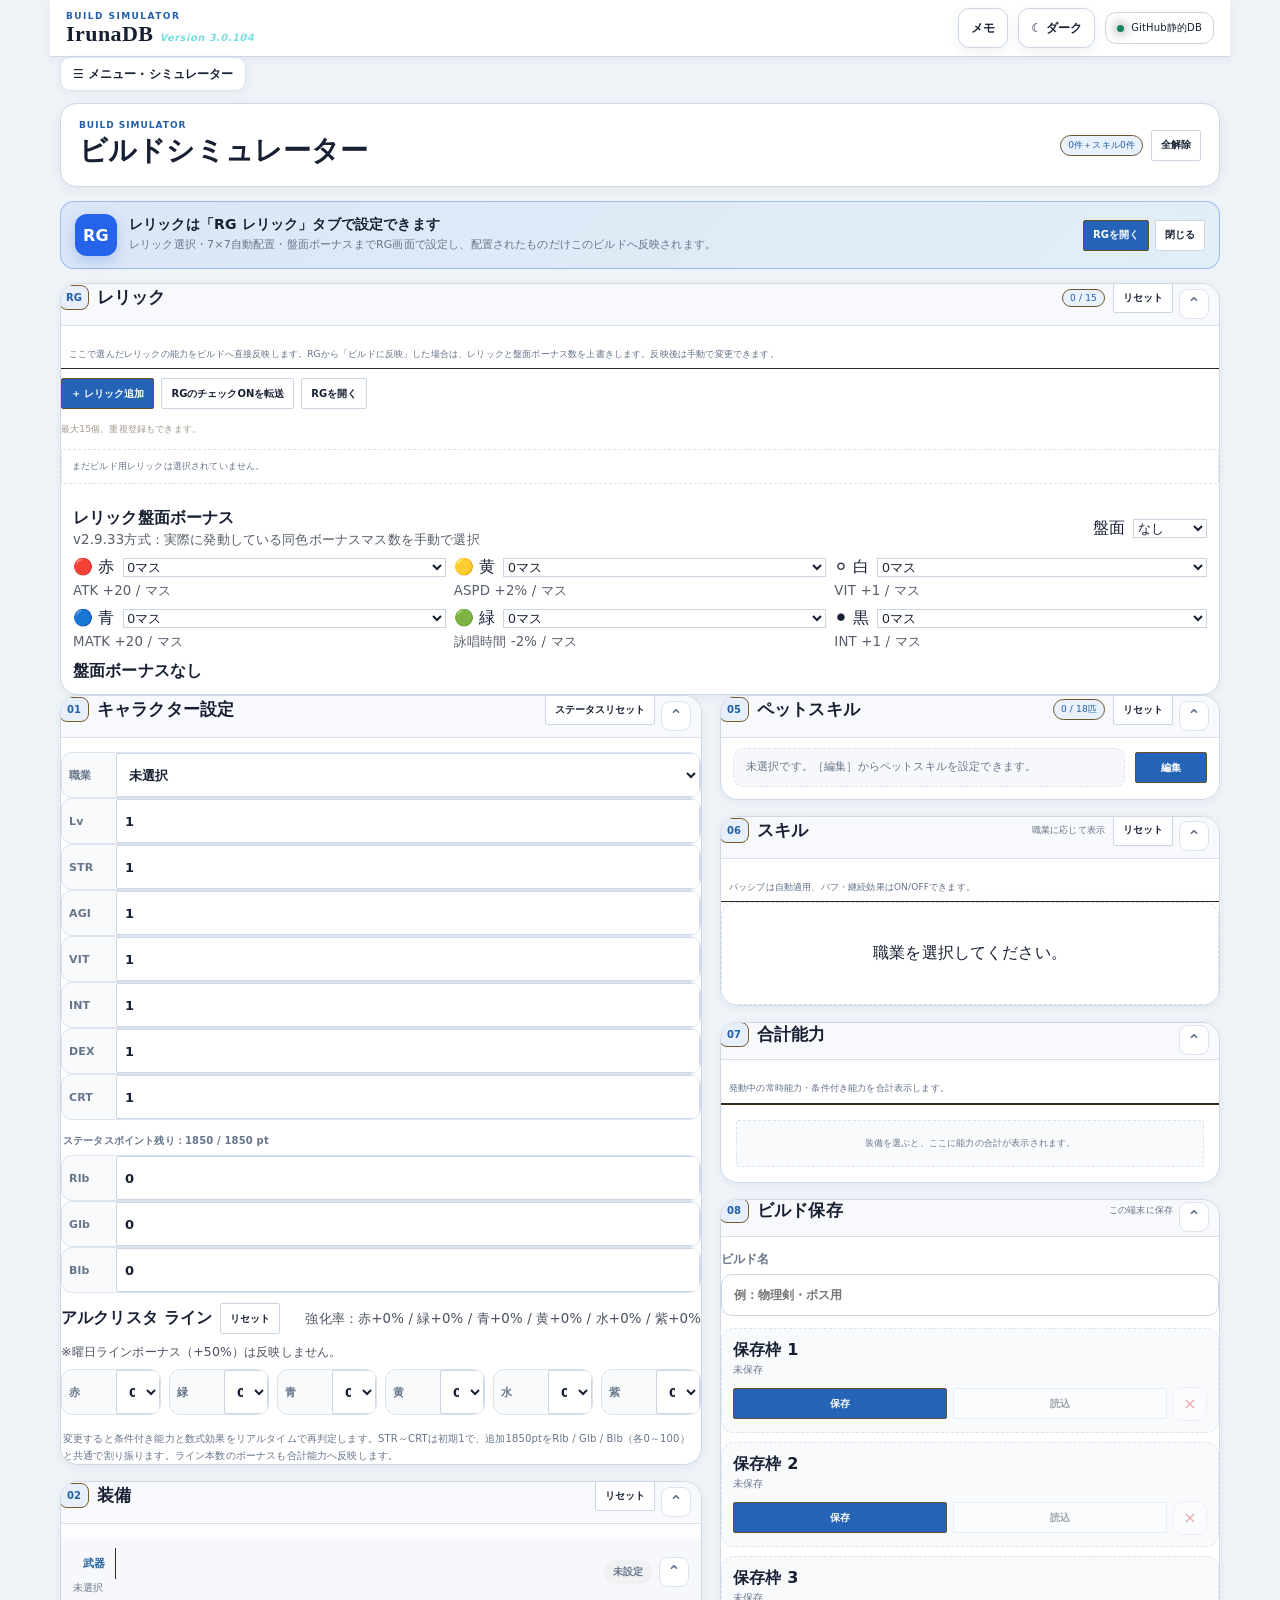
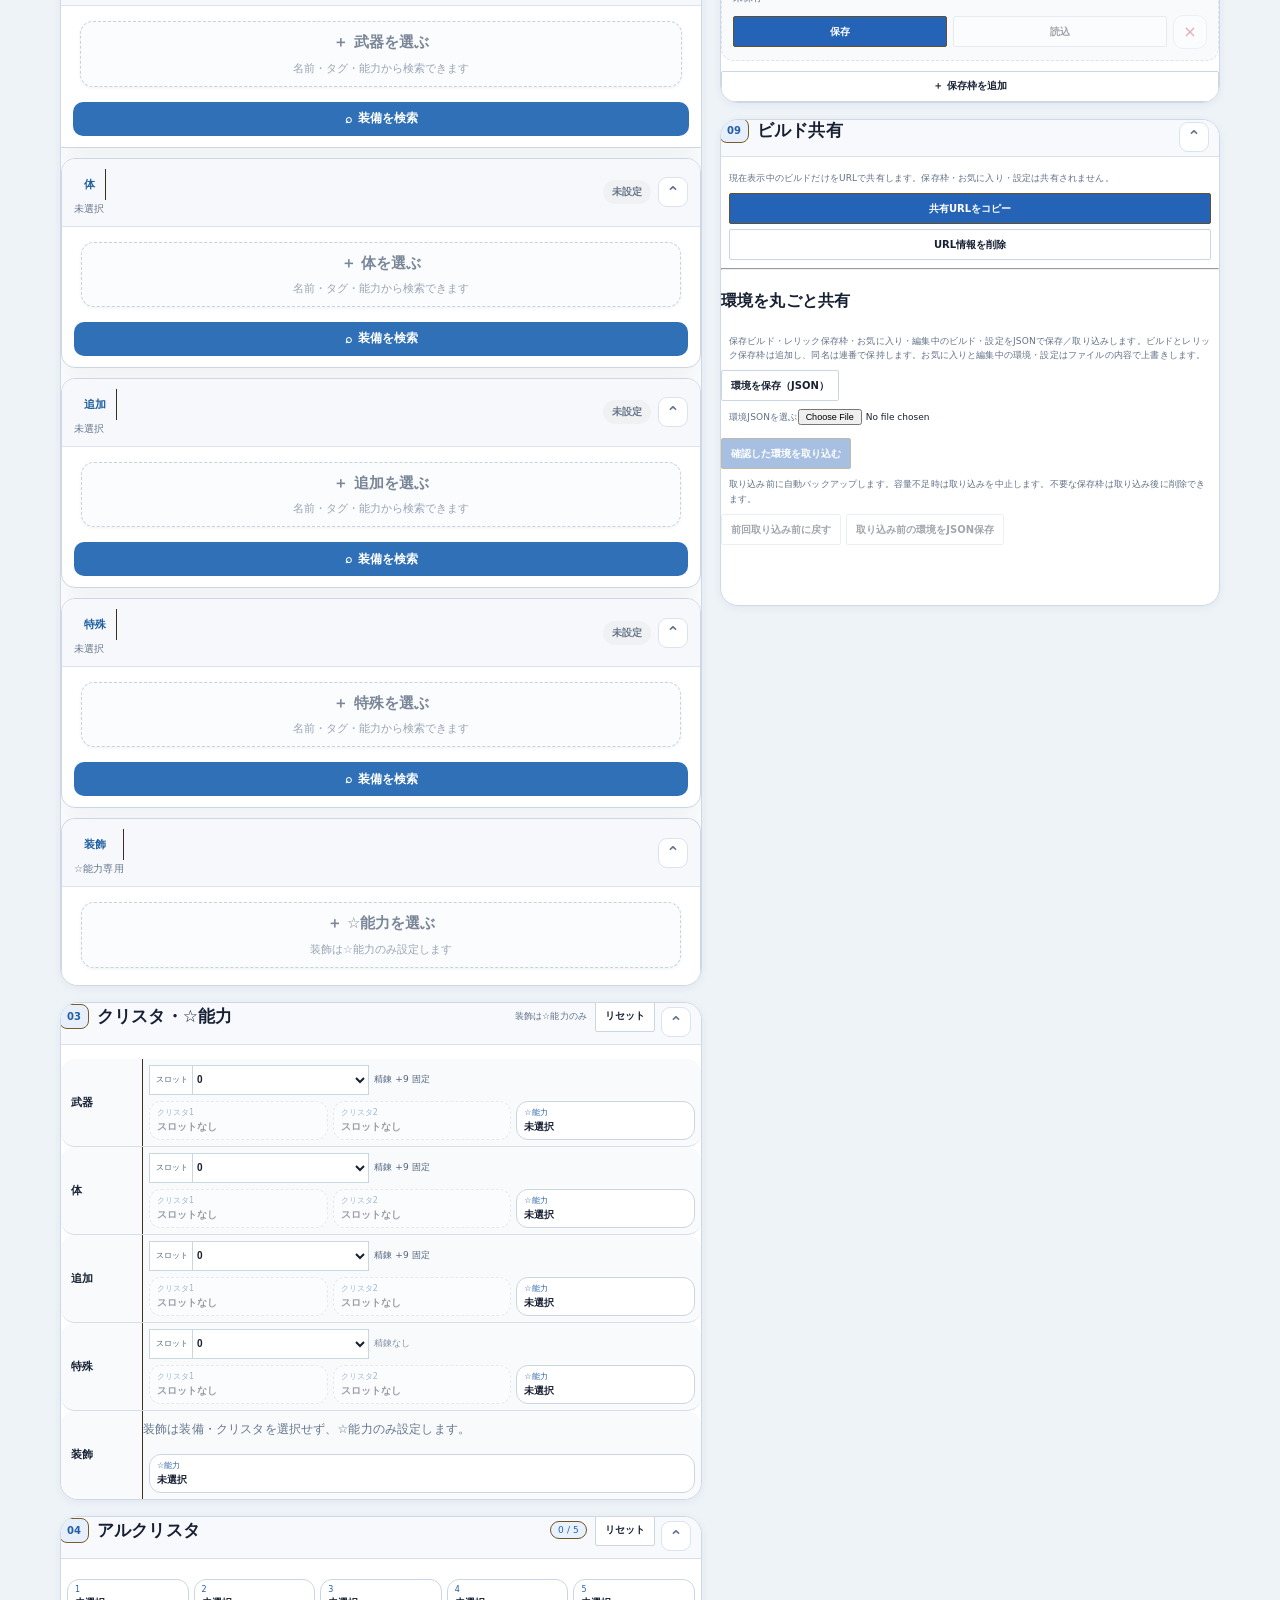
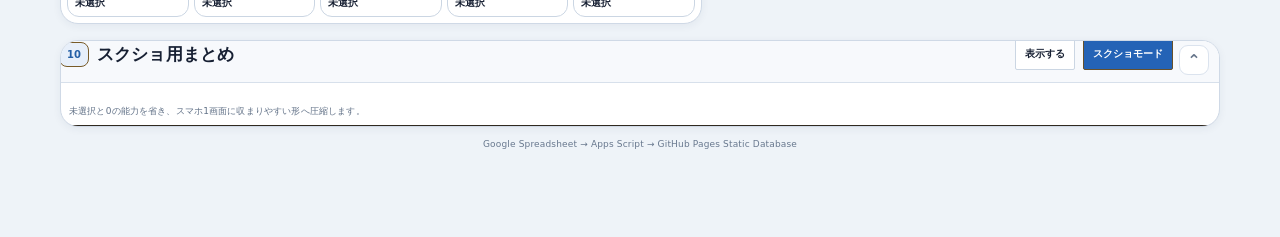
<file: index.html>
<!doctype html>
<html lang="ja">
<head>
  <link rel="icon" href="data:image/svg+xml,%3Csvg xmlns=%27http://www.w3.org/2000/svg%27 viewBox=%270 0 64 64%27%3E%3Crect width=%2764%27 height=%2764%27 rx=%2712%27 fill=%27%230b5bd3%27/%3E%3Ctext x=%2732%27 y=%2742%27 text-anchor=%27middle%27 font-size=%2732%27 font-family=%27Arial,sans-serif%27 font-weight=%27700%27 fill=%27white%27%3EI%3C/text%3E%3C/svg%3E">
  <meta charset="utf-8">
  <meta name="viewport" content="width=device-width,initial-scale=1,viewport-fit=cover">
  <meta name="theme-color" content="#f3f7fc">
  <meta name="description" content="Iruna Online Database & Build Simulator">
  <title>IrunaDB</title>
  <script type="text/javascript">
  (function(c,l,a,r,i,t,y){
      c[a]=c[a]||function(){(c[a].q=c[a].q||[]).push(arguments)};
      t=l.createElement(r);t.async=1;t.src="https://www.clarity.ms/tag/"+i;
      y=l.getElementsByTagName(r)[0];y.parentNode.insertBefore(t,y);
  })(window, document, "clarity", "script", "xwi8zmzhuc");
  </script>
  <link rel="stylesheet" href="./css/style.css?v=3.0.27">
  <link rel="stylesheet" href="./css/references.css?v=3.0.86">
  <link rel="stylesheet" href="./css/catalog.css?v=3.0.92">
  <link rel="stylesheet" href="./css/navigation.css?v=3.0.72">
  <link rel="stylesheet" href="./css/item-memo.css?v=3.0.72">
  <link rel="stylesheet" href="./css/calendar.css?v=3.0.78">

<style id="v26-theme-refactor">
/* =========================================================
   IrunaDB v2.6.5 Theme Refactor
   - Guide cards follow light/dark theme
   - Picker/search modal follows light/dark theme
   - Search controls, filters, favorites follow theme
   ========================================================= */

:root,
html[data-theme="light"],
body[data-theme="light"],
body.light,
body.light-mode,
.theme-light {
  --v26-bg:#eef3f8;
  --v26-surface:#ffffff;
  --v26-surface-2:#f7f9fc;
  --v26-surface-3:#edf3fb;
  --v26-border:#d5deea;
  --v26-border-strong:#b9c9dc;
  --v26-text:#172033;
  --v26-muted:#65738a;
  --v26-accent:#2f78c4;
  --v26-accent-soft:#e8f2ff;
  --v26-gold:#b37a16;
  --v26-shadow:0 6px 22px rgba(28,49,77,.10);
  --v26-picker-card:#ffffff;
  --v26-picker-card-hover:#f0f6ff;
  --v26-input:#ffffff;
  --v26-fav:#315f95;
}

html[data-theme="dark"],
body[data-theme="dark"],
body.dark,
body.dark-mode,
.theme-dark {
  --v26-bg:#0b1320;
  --v26-surface:#141f30;
  --v26-surface-2:#19263a;
  --v26-surface-3:#213149;
  --v26-border:#344863;
  --v26-border-strong:#4a6486;
  --v26-text:#f4f7fb;
  --v26-muted:#b4c0d1;
  --v26-accent:#63b7ff;
  --v26-accent-soft:#1e3551;
  --v26-gold:#e2b84f;
  --v26-shadow:0 8px 26px rgba(0,0,0,.28);
  --v26-picker-card:#0f1723;
  --v26-picker-card-hover:#18263a;
  --v26-input:#142033;
  --v26-fav:#9fc6f7;
}

/* Guide screen */
#guideView, #guide-view, #guideTab, #guide-tab,
.guide-view, .guide-page, .guide-panel, .howto-view, .howto-panel,
[class*="guide"], [id*="guide"] {
  color:var(--v26-text)!important;
}

.guide-card, .guide-step, .howto-card, .usage-card,
#guideView .card, #guide-view .card, #guideTab .card, #guide-tab .card,
[class*="guide"] .card, [class*="howto"] .card {
  background:var(--v26-surface)!important;
  color:var(--v26-text)!important;
  border-color:var(--v26-border)!important;
  box-shadow:var(--v26-shadow)!important;
}

.guide-card h1,.guide-card h2,.guide-card h3,.guide-card h4,
.guide-step h1,.guide-step h2,.guide-step h3,.guide-step h4,
.howto-card h1,.howto-card h2,.howto-card h3,.howto-card h4,
.usage-card h1,.usage-card h2,.usage-card h3,.usage-card h4,
#guideView h1,#guideView h2,#guideView h3,#guideView h4,
#guide-view h1,#guide-view h2,#guide-view h3,#guide-view h4 {
  color:var(--v26-text)!important;
}

.guide-card p,.guide-card li,
.guide-step p,.guide-step li,
.howto-card p,.howto-card li,
.usage-card p,.usage-card li,
#guideView p,#guideView li,#guide-view p,#guide-view li {
  color:var(--v26-muted)!important;
}

/* Step number badges */
.guide-step .step-no, .guide-card .step-no,
[class*="guide"] .step-no, [class*="howto"] .step-no {
  background:var(--v26-accent)!important;
  color:#fff!important;
}

/* Generic modal/picker */
.modal, .modal-backdrop, .dialog-backdrop { color:var(--v26-text)!important; }

.modal-content, .modal-panel, .picker-modal, .picker-panel, .select-modal,
.item-picker, .selection-modal, [role="dialog"],
[class*="picker"][class*="panel"], [class*="modal"][class*="content"] {
  background:var(--v26-surface)!important;
  color:var(--v26-text)!important;
  border-color:var(--v26-border)!important;
}

/* Search / sort / filter controls */
.modal-content input,.modal-content select,.modal-content textarea,
.modal-panel input,.modal-panel select,.modal-panel textarea,
.picker-modal input,.picker-modal select,.picker-panel input,.picker-panel select,
.item-picker input,.item-picker select,[role="dialog"] input,[role="dialog"] select,
.search-box input,.picker-search input,.search-control input,
.sort-select, .picker-sort select {
  background:var(--v26-input)!important;
  color:var(--v26-text)!important;
  border-color:var(--v26-border-strong)!important;
}

.modal-content input::placeholder,.modal-panel input::placeholder,
.picker-modal input::placeholder,.picker-panel input::placeholder,
.item-picker input::placeholder,[role="dialog"] input::placeholder,
.search-box input::placeholder,.picker-search input::placeholder {
  color:var(--v26-muted)!important;
  opacity:.95!important;
}

/* Chips / quick filters */
.filter-chip,.tag-chip,.quick-filter,.picker-filter button,
.modal-content .chip,.picker-panel .chip {
  background:var(--v26-surface-2)!important;
  color:var(--v26-text)!important;
  border-color:var(--v26-border)!important;
}
.filter-chip.active,.tag-chip.active,.quick-filter.active,.picker-filter button.active {
  background:var(--v26-accent-soft)!important;
  color:var(--v26-accent)!important;
  border-color:var(--v26-accent)!important;
}

/* Result cards */
.item-option,.picker-item,.select-item,.result-item,.search-result-item,
.modal-content .item-card,.modal-panel .item-card,.picker-modal .item-card,
.picker-panel .item-card,.item-picker .item-card,[role="dialog"] .item-card,
[class*="picker"] [class*="card"], [class*="result"] [class*="card"] {
  background:var(--v26-picker-card)!important;
  color:var(--v26-text)!important;
  border-color:var(--v26-border)!important;
}

.item-option:hover,.picker-item:hover,.select-item:hover,.result-item:hover,
.search-result-item:hover,.modal-content .item-card:hover,
.picker-modal .item-card:hover,.item-picker .item-card:hover {
  background:var(--v26-picker-card-hover)!important;
}

.item-option h3,.picker-item h3,.select-item h3,.result-item h3,.search-result-item h3,
.modal-content .item-card h3,.picker-panel .item-card h3 {
  color:var(--v26-accent)!important;
}

.item-option p,.picker-item p,.select-item p,.result-item p,.search-result-item p,
.modal-content .item-card p,.picker-panel .item-card p,
.modal-content .muted,.modal-panel .muted,.picker-modal .muted,.picker-panel .muted,
.item-picker .muted,[role="dialog"] .muted {
  color:var(--v26-muted)!important;
}

/* Favorite heart */
.favorite-btn,.fav-btn,[class*="favorite"],[class*="fav-button"] {
  color:var(--v26-fav)!important;
  border-color:var(--v26-border-strong)!important;
  background:var(--v26-surface-2)!important;
}
.favorite-btn.active,.fav-btn.active,[class*="favorite"].active,[aria-pressed="true"].favorite-btn {
  color:#e85f73!important;
}

/* Avoid light theme inheriting dark result-card hardcodes */
html[data-theme="light"] .item-option,
html[data-theme="light"] .picker-item,
html[data-theme="light"] .select-item,
html[data-theme="light"] .result-item,
html[data-theme="light"] .search-result-item,
body.light .item-option,
body.light-mode .item-option {
  background:#fff!important;
  color:#172033!important;
}

/* Avoid dark theme white cards with white text */
html[data-theme="dark"] .guide-card,
html[data-theme="dark"] .guide-step,
body.dark .guide-card,
body.dark-mode .guide-card {
  background:#141f30!important;
  color:#f4f7fb!important;
}
</style>


<style id="v26-guide-final-card-fix">
/* v2.6.5 release fix: guide footer/calculation card theme */
html[data-theme="dark"] .guide-note,
html[data-theme="dark"] .guide-info,
html[data-theme="dark"] .guide-summary,
html[data-theme="dark"] .calculation-note,
html[data-theme="dark"] .calculation-card,
body.dark .guide-note,
body.dark .guide-info,
body.dark .guide-summary,
body.dark .calculation-note,
body.dark .calculation-card,
body.dark-mode .guide-note,
body.dark-mode .guide-info,
body.dark-mode .guide-summary,
body.dark-mode .calculation-note,
body.dark-mode .calculation-card {
  background:#141f30 !important;
  color:#f4f7fb !important;
  border-color:#344863 !important;
}
html[data-theme="dark"] .guide-note *,
html[data-theme="dark"] .guide-info *,
html[data-theme="dark"] .guide-summary *,
html[data-theme="dark"] .calculation-note *,
html[data-theme="dark"] .calculation-card *,
body.dark .guide-note *,
body.dark .guide-info *,
body.dark .guide-summary *,
body.dark .calculation-note *,
body.dark .calculation-card *,
body.dark-mode .guide-note *,
body.dark-mode .guide-info *,
body.dark-mode .guide-summary *,
body.dark-mode .calculation-note *,
body.dark-mode .calculation-card * {
  color:inherit !important;
}
html[data-theme="light"] .guide-note,
html[data-theme="light"] .guide-info,
html[data-theme="light"] .guide-summary,
html[data-theme="light"] .calculation-note,
html[data-theme="light"] .calculation-card,
body.light .guide-note,
body.light .guide-info,
body.light .guide-summary,
body.light .calculation-note,
body.light .calculation-card,
body.light-mode .guide-note,
body.light-mode .guide-info,
body.light-mode .guide-summary,
body.light-mode .calculation-note,
body.light-mode .calculation-card {
  background:#fff !important;
  color:#172033 !important;
  border-color:#d5deea !important;
}
</style>
  <link rel="stylesheet" href="./css/tasks.css?v=3.0.78">
  <link rel="stylesheet" href="./css/event-guides.css?v=3.0.101">
</head>
<body>
  <div class="app-shell">
    <header class="site-header">
      <div>
        <p class="eyebrow">BUILD SIMULATOR</p>
        <h1>IrunaDB <span id="appVersionLabel">Version 3.0.38</span></h1>
      </div>
      <div class="header-actions">
        <button id="itemMemoToggle" class="theme-toggle" type="button" aria-haspopup="dialog">メモ</button>
        <button id="themeToggle" class="theme-toggle" type="button" aria-pressed="false"><span id="themeToggleLabel">☾ ダーク</span></button>
        <div class="connection-status" aria-live="polite">
          <span id="statusDot" class="status-dot"></span>
          <span id="statusText">接続中</span>
        </div>
      </div>
    </header>

    <button id="mobileTabToggle" class="mobile-tab-toggle" type="button" aria-expanded="false" aria-controls="mainTabs">☰ メニュー</button>
    <nav id="mainTabs" class="main-tabs" aria-label="メイン画面">
      <button class="main-tab is-active" data-view="build" type="button"><span>◫</span>シミュレーター</button>
      <button class="main-tab" data-view="database" type="button"><span>⌕</span>データベース</button>
      <button class="main-tab" data-view="events" type="button"><span>催</span>イベント</button>
      <button class="main-tab" data-view="mission" type="button"><span>MS</span>ミッション</button>
      <button class="main-tab" data-view="skill" type="button"><span>SK</span>スキル</button>
      <button class="main-tab" data-view="relic" type="button"><span>RG</span>レリック<em id="rgNavNew" class="rg-nav-new">NEW</em></button>
      <button class="main-tab" data-view="craft" type="button"><span>製</span>生産</button>
      <button class="main-tab" data-view="forge" type="button"><span>鍛</span>鍛冶屋</button>
      <button class="main-tab" data-view="monsters" type="button"><span>魔</span>モンスター</button>
      <button class="main-tab" data-view="drops" type="button"><span>入</span>ドロップ情報</button>
      <button class="main-tab" data-view="tasks" type="button"><span>✓</span>タスク</button>
      <button class="main-tab" data-view="calendar" type="button"><span>暦</span>カレンダー</button>
      <button class="main-tab" data-view="guide" type="button"><span>?</span>使い方</button>
      <button class="main-tab" data-view="settings" type="button"><span>⚙</span>設定</button>
    </nav>

    <main>
      <section id="view-build" class="app-view is-active">
        <div class="build-commandbar">
          <div>
            <p class="section-kicker">BUILD SIMULATOR</p>
            <h2>ビルドシミュレーター</h2>
          </div>
          <div class="build-command-actions">
            <span id="selectedCount" class="count-badge">0件</span>
            <button id="resetBuildButton" class="button button-secondary" type="button">全解除</button>
          </div>
        </div>

        <aside id="rgOnboarding" class="rg-onboarding" data-clarity-unmask="true" hidden>
          <div class="rg-onboarding-icon">RG</div>
          <div class="rg-onboarding-body">
            <strong>レリックは「RG レリック」タブで設定できます</strong>
            <p>レリック選択・7×7自動配置・盤面ボーナスまでRG画面で設定し、配置されたものだけこのビルドへ反映されます。</p>
          </div>
          <div class="rg-onboarding-actions">
            <button id="rgOnboardingOpen" class="button button-primary" type="button">RGを開く</button>
            <button id="rgOnboardingDismiss" class="button button-secondary" type="button">閉じる</button>
          </div>
        </aside>

        <section class="sim-panel build-relic-panel" data-clarity-unmask="true">
          <header class="sim-panel-header">
            <div>
              <span class="panel-number">RG</span>
              <h3>レリック</h3>
            </div>
            <div class="section-header-actions">
              <span id="buildRelicCount" class="count-badge">0 / 15</span>
              <button class="button button-secondary compact-button" type="button" data-partial-reset="relic">リセット</button>
            </div>
          </header>

          <p class="summary-note">
            ここで選んだレリックの能力をビルドへ直接反映します。RGから「ビルドに反映」した場合は、レリックと盤面ボーナス数を上書きします。反映後は手動で変更できます。
          </p>

          <div class="build-relic-toolbar">
            <button id="buildAddRelicButton" class="button button-primary" type="button">＋ レリック追加</button>
            <button id="buildTransferFromRg" class="button button-secondary" type="button">RGのチェックONを転送</button>
            <button id="buildOpenRelic" class="button button-secondary" type="button">RGを開く</button>
          </div>
          <p id="buildRelicMessage" class="relic-message">最大15個。重複登録もできます。</p>
          <div id="buildRelicList" class="relic-placement-list build-relic-list"></div>

          <div class="relic-board-bonus build-relic-board-bonus">
            <div class="relic-board-bonus-head">
              <div>
                <strong>レリック盤面ボーナス</strong>
                <small>v2.9.33方式：実際に発動している同色ボーナスマス数を手動で選択</small>
              </div>
              <label class="relic-board-mode-label">盤面
                <select id="buildRelicBoardMode">
                  <option value="none">なし</option>
                  <option value="physical">物理盤面</option>
                  <option value="magic">魔法盤面</option>
                </select>
              </label>
            </div>
            <div id="buildRelicBoardPhysical" class="relic-board-fields" hidden>
              <label><span>🔴 赤</span><select id="buildRelicBoardRed"></select><small>ATK +20 / マス</small></label>
              <label><span>🟡 黄</span><select id="buildRelicBoardYellow"></select><small>ASPD +2% / マス</small></label>
              <label><span>⚪ 白</span><select id="buildRelicBoardWhite"></select><small>VIT +1 / マス</small></label>
            </div>
            <div id="buildRelicBoardMagic" class="relic-board-fields" hidden>
              <label><span>🔵 青</span><select id="buildRelicBoardBlue"></select><small>MATK +20 / マス</small></label>
              <label><span>🟢 緑</span><select id="buildRelicBoardGreen"></select><small>詠唱時間 -2% / マス</small></label>
              <label><span>⚫ 黒</span><select id="buildRelicBoardBlack"></select><small>INT +1 / マス</small></label>
            </div>
            <p id="buildRelicBoardSummary" class="relic-board-summary">盤面ボーナスなし</p>
          </div>
        </section>

        <div class="build-layout">
          <div class="build-main-column">
            <section class="sim-panel character-panel">
              <header class="sim-panel-header">
                <div>
                  <span class="panel-number">01</span>
                  <h3>キャラクター設定</h3>
                </div>
                <button id="resetStatusButton" class="button button-secondary compact-button" type="button">ステータスリセット</button>
              </header>
              <div class="character-settings">
                <label class="status-field character-job">
                  <span>職業</span>
                  <select id="jobSelect">
                    <option value="">未選択</option>
                  </select>
                </label>
                <label class="status-field">
                  <span>Lv</span>
                  <input id="statusLv" data-status-key="lv" type="number" min="1" max="999" value="1">
                </label>
                <label class="status-field">
                  <span>STR</span>
                  <input id="statusStr" data-status-key="str" type="number" min="1" max="1851" value="1" inputmode="numeric">
                </label>
                <label class="status-field">
                  <span>AGI</span>
                  <input id="statusAgi" data-status-key="agi" type="number" min="1" max="1851" value="1" inputmode="numeric">
                </label>
                <label class="status-field">
                  <span>VIT</span>
                  <input id="statusVit" data-status-key="vit" type="number" min="1" max="1851" value="1" inputmode="numeric">
                </label>
                <label class="status-field">
                  <span>INT</span>
                  <input id="statusInt" data-status-key="int" type="number" min="1" max="1851" value="1" inputmode="numeric">
                </label>
                <label class="status-field">
                  <span>DEX</span>
                  <input id="statusDex" data-status-key="dex" type="number" min="1" max="1851" value="1" inputmode="numeric">
                </label>
                <label class="status-field">
                  <span>CRT</span>
                  <input id="statusCrt" data-status-key="crt" type="number" min="1" max="1851" value="1" inputmode="numeric">
                </label>
                <div class="status-help character-help" style="grid-column:1/-1;margin:2px 0 6px;font-weight:700;">ステータスポイント残り：<span id="statusPointRemaining">1850 / 1850 pt</span></div>
                <label class="status-field special-status-field">
                  <span>Rlb</span>
                  <input id="statusRlb" data-status-key="rlb" type="number" min="0" max="100" value="0" inputmode="numeric">
                </label>
                <label class="status-field special-status-field">
                  <span>Glb</span>
                  <input id="statusGlb" data-status-key="glb" type="number" min="0" max="100" value="0" inputmode="numeric">
                </label>
                <label class="status-field special-status-field">
                  <span>Blb</span>
                  <input id="statusBlb" data-status-key="blb" type="number" min="0" max="100" value="0" inputmode="numeric">
                </label>
                <div class="apostoria-line-settings" aria-label="アルクリスタ ライン">
                  <div class="apostoria-line-title">
                    <div class="apostoria-line-title-row">
                      <strong>アルクリスタ ライン</strong>
                      <button class="button button-secondary compact-button" type="button" data-partial-reset="apostoria">リセット</button>
                    </div>
                    <small id="apostoriaLineBoostSummary">強化率：赤+0% / 緑+0% / 青+0% / 黄+0% / 水+0% / 紫+0%</small>
                    <small class="apostoria-weekday-note">※曜日ラインボーナス（+50%）は反映しません。</small>
                  </div>
                  <label class="status-field line-status-field"><span>赤</span><select id="lineRed" data-status-key="lineRed">
                    <option value="0">0本</option><option value="1">1本</option><option value="2">2本</option><option value="3">3本</option><option value="4">4本</option><option value="5">5本</option><option value="8">8本</option>
                  </select></label>
                  <label class="status-field line-status-field"><span>緑</span><select id="lineGreen" data-status-key="lineGreen">
                    <option value="0">0本</option><option value="1">1本</option><option value="2">2本</option><option value="3">3本</option><option value="4">4本</option><option value="5">5本</option><option value="8">8本</option>
                  </select></label>
                  <label class="status-field line-status-field"><span>青</span><select id="lineBlue" data-status-key="lineBlue">
                    <option value="0">0本</option><option value="1">1本</option><option value="2">2本</option><option value="3">3本</option><option value="4">4本</option><option value="5">5本</option><option value="8">8本</option>
                  </select></label>
                  <label class="status-field line-status-field"><span>黄</span><select id="lineYellow" data-status-key="lineYellow">
                    <option value="0">0本</option><option value="1">1本</option><option value="2">2本</option><option value="3">3本</option><option value="4">4本</option><option value="5">5本</option><option value="6">6本</option>
                  </select></label>
                  <label class="status-field line-status-field"><span>水</span><select id="lineAqua" data-status-key="lineAqua">
                    <option value="0">0本</option><option value="1">1本</option><option value="2">2本</option><option value="3">3本</option><option value="4">4本</option><option value="5">5本</option><option value="6">6本</option>
                  </select></label>
                  <label class="status-field line-status-field"><span>紫</span><select id="linePurple" data-status-key="linePurple">
                    <option value="0">0本</option><option value="1">1本</option><option value="2">2本</option><option value="3">3本</option><option value="4">4本</option><option value="5">5本</option><option value="6">6本</option>
                  </select></label>
                </div>
              </div>
              <p class="status-help character-help">変更すると条件付き能力と数式効果をリアルタイムで再判定します。STR～CRTは初期1で、追加1850ptをRlb / Glb / Blb（各0～100）と共通で割り振ります。ライン本数のボーナスも合計能力へ反映します。</p>
            </section>

            <section class="sim-panel equipment-panel">
              <header class="sim-panel-header">
                <div>
                  <span class="panel-number">02</span>
                  <h3>装備</h3>
                </div>
                <button class="button button-secondary compact-button" type="button" data-partial-reset="equipment">リセット</button>
              </header>
              <div id="equipmentSlots" class="equipment-slots"></div>
            </section>

            <section class="sim-panel option-panel">
              <header class="sim-panel-header">
                <div>
                  <span class="panel-number">03</span>
                  <h3>クリスタ・☆能力</h3>
                </div>
                <div class="section-header-actions">
                  <small>装飾は☆能力のみ</small>
                  <button class="button button-secondary compact-button" type="button" data-partial-reset="crystals">リセット</button>
                </div>
              </header>
              <div id="equipmentOptions" class="equipment-options"></div>
            </section>

            <section class="sim-panel">
              <header class="sim-panel-header">
                <div>
                  <span class="panel-number">04</span>
                  <h3>アルクリスタ</h3>
                </div>
                <div class="section-header-actions">
                  <span id="alCount" class="count-badge">0 / 5</span>
                  <button class="button button-secondary compact-button" type="button" data-partial-reset="alcrysta">リセット</button>
                </div>
              </header>
              <div id="alSlots" class="compact-slots"></div>
            </section>

            <div id="relicHomeAnchor" hidden></div>

          </div>

          <aside class="build-side-column">
            <section class="sim-panel skill-panel pet-skill-panel" id="petSkillPanel">
              <header class="sim-panel-header">
                <div><span class="panel-number">05</span><h3>ペットスキル</h3></div>
                <div class="section-header-actions">
                  <span id="petSkillCount" class="count-badge">0 / 18匹</span>
                  <button class="button button-secondary compact-button" type="button" data-partial-reset="petSkills">リセット</button>
                </div>
              </header>
              <div class="pet-skill-summary-row">
                <div id="petSkillSelections" class="pet-skill-summary"><div class="state-card">ペットスキルを読込中です。</div></div>
                <button id="petSkillEditButton" class="button button-primary pet-skill-edit-button" type="button">編集</button>
              </div>
            </section>

            <section class="sim-panel skill-panel" id="skillPanel">
              <header class="sim-panel-header">
                <div><span class="panel-number">06</span><h3>スキル</h3></div>
                <div class="section-header-actions">
                  <small>職業に応じて表示</small>
                  <button class="button button-secondary compact-button" type="button" data-partial-reset="skills">リセット</button>
                </div>
              </header>
              <p class="summary-note">パッシブは自動適用、バフ・継続効果はON/OFFできます。</p>
              <div id="skillSelections" class="skill-selections"><div class="state-card">職業を選択してください。</div></div>
            </section>

            <section class="sim-panel summary-panel">
              <header class="sim-panel-header">
                <div>
                  <span class="panel-number">07</span>
                  <h3>合計能力</h3>
                </div>
              </header>
              <p class="summary-note">発動中の常時能力・条件付き能力を合計表示します。</p>
              <div id="totalEffects" class="total-effects"></div>
            </section>

            <section class="sim-panel saved-build-panel">
              <header class="sim-panel-header">
                <div><span class="panel-number">08</span><h3>ビルド保存</h3></div>
                <small>この端末に保存</small>
              </header>
              <label class="build-name-field">
                <span>ビルド名</span>
                <input id="buildNameInput" type="text" maxlength="30" placeholder="例：物理剣・ボス用">
              </label>
              <div id="savedBuildSlots" class="saved-build-slots"></div>
              <button id="addSavedBuildSlotButton" class="button button-secondary add-build-slot-button" type="button">＋ 保存枠を追加</button>
            </section>

            <section class="sim-panel share-panel">
              <header class="sim-panel-header">
                <div>
                  <span class="panel-number">09</span>
                  <h3>ビルド共有</h3>
                </div>
              </header>
              <p>現在表示中のビルドだけをURLで共有します。保存枠・お気に入り・設定は共有されません。</p>
              <div class="share-actions">
                <button id="copyUrlButton" class="button button-primary" type="button">共有URLをコピー</button>
                <button id="clearUrlButton" class="button button-secondary" type="button">URL情報を削除</button>
              </div>
              <hr>
              <h4>環境を丸ごと共有</h4>
              <p>保存ビルド・レリック保存枠・お気に入り・編集中のビルド・設定をJSONで保存／取り込みします。ビルドとレリック保存枠は追加し、同名は連番で保持します。お気に入りと編集中の環境・設定はファイルの内容で上書きします。</p>
              <button id="environmentExport" class="button button-secondary" type="button">環境を保存（JSON）</button>
              <p><label for="environmentFile">環境JSONを選ぶ</label><input id="environmentFile" type="file" accept=".json,application/json"></p>
              <pre id="environmentPreview" style="white-space:pre-wrap;overflow-wrap:anywhere" aria-live="polite"></pre>
              <button id="environmentImport" class="button button-primary" type="button" disabled>確認した環境を取り込む</button>
              <p>取り込み前に自動バックアップします。容量不足時は取り込みを中止します。不要な保存枠は取り込み後に削除できます。</p>
              <button id="environmentRollback" class="button button-secondary" type="button" disabled>前回取り込み前に戻す</button>
              <button id="environmentBackupExport" class="button button-secondary" type="button" disabled>取り込み前の環境をJSON保存</button>
              <p id="environmentMessage" class="share-message" role="status" aria-live="polite"></p>
              <p id="shareMessage" class="share-message" aria-live="polite"></p>
            </section>
          </aside>
        </div>

        <section id="screenshotSummaryPanel" class="sim-panel screenshot-summary-panel">
          <header class="sim-panel-header">
            <div>
              <span class="panel-number">10</span>
              <h3>スクショ用まとめ</h3>
            </div>
            <div class="screenshot-summary-actions">
              <button id="toggleScreenshotSummary" class="button button-secondary compact-button" type="button" aria-expanded="false">表示する</button>
              <button id="screenshotModeButton" class="button button-primary compact-button" type="button">スクショモード</button>
            </div>
          </header>
          <p class="summary-note">未選択と0の能力を省き、スマホ1画面に収まりやすい形へ圧縮します。</p>
          <div id="screenshotSummaryBody" class="screenshot-summary-body" hidden></div>
        </section>
      </section>


      <section id="view-relic" class="app-view" data-clarity-unmask="true">
        <div class="relic-tool-hero">
          <div>
            <p class="section-kicker">RELIC GLASS TOOL</p>
            <h2>レリックグラス配置ツール</h2>
            <p>IrunaDBに登録したレリックを選び、7×7盤面へ自動配置します。回転のみ・反転なし。</p>
          </div>
          <div class="relic-tool-hero-stats">
            <span id="relicAppliedBadge" class="count-badge">配置 0個</span>
            <span id="relicCount" class="count-badge">0候補 / 0配置</span>
            <button id="rgApplyToBuild" class="button button-primary rg-apply-build-button" type="button">ビルドに反映</button>
          </div>
        </div>

        <section class="rg-start-guide">
          <strong>はじめ方：この順番でOK</strong>
          <div class="rg-start-steps">
            <span><b>1</b> 盤面を選ぶ</span><span><b>2</b> レリックを追加</span><span><b>3</b> 使うレリックに✓</span><span><b>4</b> 形状・色を確認</span><span><b>5</b> 最後に自動配置</span>
          </div>
          <p>✓を付けたレリックだけ配置対象です。形状候補はプレビューを見ながら選択できます。自動配置のほか、候補を選んで盤面をタップする手動配置もできます。RGで配置を確認したら上部の「ビルドに反映」で、チェックONのレリックと実際に発動している盤面ボーナス数をビルド側へ上書きしてシミュレーターへ移動できます。反映後の盤面ボーナスはビルド側プルダウンで自由に変更できます。</p>
        </section>

        <div class="relic-tool-layout">
          <section class="relic-tool-panel relic-tool-left">
            <div class="relic-tool-section-head">
              <div><span class="relic-step">1</span><h3>盤面</h3></div>
              <small>ボーナスマス＋使用不可マス</small>
            </div>
            <p class="relic-tool-help">盤面タイプを選ぶとボーナスマスを表示します。ボーナスは、そのマスと同じ色のレリックが重なった時だけ有効です。使用できないマスは盤面を直接タップしてください。</p>

            <label class="relic-tool-field">盤面選択
              <select id="relicBoardMode">
                <option value="physical">戦士職（物理向け）</option>
                <option value="magic">魔法職（魔法向け）</option>
                <option value="none">冒険者（ボーナスマスなし）</option>
              </select>
            </label>

            <div id="relicBoardPhysical" class="relic-tool-bonus-legend" hidden>
              <span><i class="rb-dot red"></i>赤：1マスにつき ATK+20</span>
              <span><i class="rb-dot yellow"></i>黄：1マスにつき ASPD+2%</span>
              <span><i class="rb-dot white"></i>白：1マスにつき VIT+1</span>
              <strong id="relicBoardRedAuto" hidden>0マス</strong>
              <strong id="relicBoardYellowAuto" hidden>0マス</strong>
              <strong id="relicBoardWhiteAuto" hidden>0マス</strong>
            </div>
            <div id="relicBoardMagic" class="relic-tool-bonus-legend" hidden>
              <span><i class="rb-dot blue"></i>青：1マスにつき MATK+20</span>
              <span><i class="rb-dot green"></i>緑：1マスにつき 詠唱時間-2%</span>
              <span><i class="rb-dot black"></i>黒：1マスにつき INT+1</span>
              <strong id="relicBoardBlueAuto" hidden>0マス</strong>
              <strong id="relicBoardGreenAuto" hidden>0マス</strong>
              <strong id="relicBoardBlackAuto" hidden>0マス</strong>
            </div>

            <div id="relicBoardWorkspace" class="relic-v3-workspace">
              <div id="relicV3Board" class="relic-v3-grid7" aria-label="レリック7×7盤面"></div>
              <div class="relic-v3-actions">
                <button id="relicManualMode" class="button button-secondary" type="button">手動配置 OFF</button>
                <button id="relicRotateManual" class="button button-secondary" type="button">↻ 90°回転</button>
                <button id="relicManualConfirm" class="button button-primary" type="button" disabled>変更確定</button>
                <button id="relicManualCancel" class="button button-secondary" type="button" disabled>取消</button>
                <button id="relicManualDeselect" class="button button-secondary" type="button">選択解除</button>
                <button id="relicBlockEditMode" class="button button-secondary" type="button">使用不可マス編集 OFF</button>
                <button id="relicV3ClearBlocked" class="button button-secondary" type="button">使用不可マス全解除</button>
              </div>
              <p id="relicManualHint" class="relic-manual-hint">手動配置OFF：配置済みレリックをタップすると選択できます。</p>
              <p class="relic-anchor-note"><b>配置条件：</b>7×7内 / 使用不可マスなし / 他レリック重複なし。<br>手動配置では <b>◎</b> が支点です。盤面を1回タップすると、そのマスを形状のどこか1マスとして置ける位置を自動で探します。緑の形を確認 → 必要なら90°回転 → <b>変更確定</b> で保存します。</p>
            </div>

            <div class="relic-tool-section-head relic-tool-section-spaced">
              <div><span class="relic-step">2</span><h3>レリック追加</h3></div>
            </div>
            <p class="relic-tool-help">IrunaDBのレリックDBから追加します。追加後、右側のチェックをONにしたレリックだけ自動配置の対象になります。配置完了後に能力がビルドへ反映されます。</p>
            <div class="relic-toolbar">
              <button id="addRelicButton" class="button button-primary" type="button">＋ レリックを選ぶ</button>
              <button id="rotateRelicButton" class="button button-secondary" type="button" hidden disabled>↻ 90°回転</button>
              <button id="removeRelicButton" class="button button-danger" type="button" disabled>× 選択を削除</button>
            </div>
            <p id="relicMessage" class="relic-message" aria-live="polite">
              候補を追加 → 自動配置 → 配置されたレリックだけ能力をビルドへ反映します。
            </p>
            <div class="relic-tool-section-head relic-tool-section-spaced">
              <div><span class="relic-step">2.5</span><h3>形状を自分で登録</h3></div>
              <small>形状未登録のレリック用</small>
            </div>
            <p class="relic-tool-help">候補一覧からレリックを1つ選び、マスをタップして形を作ります。この端末に保存され、次回から自動配置に使えます。</p>
            <div class="relic-custom-shape-head">
              <strong id="relicCustomTarget">レリック未選択</strong>
              <span id="relicCustomSource" class="relic-custom-source">—</span>
            </div>
            <label class="relic-tool-field">呼び出す登録形状
              <select id="relicCustomPatternSelect"><option value="0">形状 1</option></select>
            </label>
            <div id="relicCustomShapeGrid" class="relic-custom-shape-grid" aria-label="レリック形状編集"></div>
            <div class="relic-v3-actions">
              <button id="relicCustomLoad" class="button button-secondary" type="button">選択形状を読込</button>
              <button id="relicCustomClear" class="button button-secondary" type="button">形をクリア</button>
              <button id="relicCustomSave" class="button button-primary" type="button">この端末に形状保存</button>
            </div>
            <p id="relicCustomStatus" class="relic-v3-status">候補レリックを選択すると編集できます。</p>
            <div id="relicAdminShapeBox" class="relic-admin-shape-box" hidden>
              <strong>管理者モード</strong>
              <p class="relic-tool-help">この形状を旧7x7-block-toolの共有プリセットへ公開できます。公開後は他端末でも形状補完に利用できます。</p>
              <label class="relic-tool-field">管理者キー
                <input id="relicAdminKey" type="password" autocomplete="off" placeholder="ADMIN_KEY">
              </label>
              <button id="relicAdminPublish" class="button button-primary" type="button">共有プリセットへ公開</button>
              <p id="relicAdminStatus" class="relic-v3-status"></p>
            </div>

          </section>

          <section class="relic-tool-panel relic-tool-right">
            <div class="relic-tool-section-head">
              <div><span class="relic-step">3</span><h3>配置候補のレリック</h3></div>
            </div>

            <div class="relic-tool-filterbar">
              <label>名前検索
                <input id="relicCandidateSearch" type="search" placeholder="例：サウロ">
              </label>
              <label>タグ
                <select id="relicCandidateTag"><option value="">すべて</option></select>
              </label>
            </div>
            <div class="relic-tool-stats">
              <span><b id="relicCandidateKinds">0</b>種類</span>
              <span><b id="relicCandidateCount">0</b>個</span>
              <span><b id="relicCandidateCells">0</b>マス</span>
            </div>

            <div class="relic-list-only">
              <div id="relicPlacementList" class="relic-placement-list relic-tool-piece-list"></div>
            </div>

            <div class="relic-tool-section-head relic-tool-section-spaced">
              <div><span class="relic-step">4</span><h3>配置結果</h3></div>
            </div>
            <div class="relic-v3-candidate-nav">
              <button id="relicV3Prev" class="button button-secondary" type="button" disabled>◀ 前の候補</button>
              <strong id="relicV3Counter">候補 0 / 0</strong>
              <button id="relicV3Next" class="button button-secondary" type="button" disabled>次の候補 ▶</button>
            </div>
            <div id="relicBoardSummary" class="relic-board-summary relic-tool-result-summary">盤面ボーナスなし</div>
            <div id="relicRgTotalBonus" class="rg-total-bonus" aria-live="polite">
              <strong>現在の盤面ボーナス</strong>
              <span>ボーナスなし</span>
            </div>
            <div id="relicRgEffectTotal" class="rg-total-bonus rg-effect-total" aria-live="polite">
              <strong>配置中レリックの効果合計</strong>
              <span>配置中のレリックなし</span>
            </div>

            <section class="rg-saved-panel">
              <div class="relic-tool-section-head relic-tool-section-spaced">
                <div><span class="relic-step">保存</span><h3>レリック保存</h3></div>
                <small>この端末に保存</small>
              </div>
              <p class="relic-tool-help">JOBや用途ごとに、RG候補一式を保存できます。選択レリック・チェックON/OFF・色・形状候補・配置位置・回転・盤面設定をまとめて保存します。</p>
              <label class="build-name-field rg-save-name-field">
                <span>保存名</span>
                <input id="rgSaveNameInput" type="text" maxlength="30" placeholder="例：HW用・魔法レリック">
              </label>
              <div id="savedRgSlots" class="saved-build-slots rg-saved-slots"></div>
              <button id="addSavedRgSlotButton" class="button button-secondary add-build-slot-button" type="button">＋ 保存枠を追加</button>
            </section>

            <div class="relic-tool-section-head relic-tool-section-spaced">
              <div><span class="relic-step">5</span><h3>自動配置</h3></div>
            </div>
            <p class="relic-tool-help">候補レリックの登録形状から回転4方向を自動生成して探索します。RGは配置確認用です。能力と盤面ボーナスのビルド反映はシミュレーター側で設定します。</p>
            <div id="relicV3SelectedSummary" class="relic-v3-selected-summary"></div>
            <div class="relic-v3-actions">
              <button id="relicV3Solve" class="button button-primary" type="button">自動配置する</button>
              <button id="relicV3ResetResult" class="button button-secondary" type="button">結果を消す</button>
            </div>
            <p id="relicV3SolveStatus" class="relic-v3-status">レリックを追加して「自動配置する」を押してください。</p>
          </section>
        </div>

        <div class="relic-v3-tabs" hidden>
          <button id="relicAbilityTab" type="button">能力・選択</button>
          <button id="relicBoardTab" type="button">7×7盤面配置</button>
        </div>
      </section>

<section id="view-database" class="app-view">
        <section class="search-panel" aria-label="検索">
          <div class="search-row">
            <input id="searchInput" type="search" placeholder="装備名・タグ・能力・条件を検索" autocomplete="off">
            <button id="clearButton" class="button button-primary" type="button">クリア</button>
          </div>
          <div id="categoryTabs" class="category-tabs" aria-label="分類"></div>
          <div class="database-filter-grid">
            <label>種類
              <select id="databaseWeaponType"><option value="">すべて</option></select>
            </label>
            <label>属性
              <select id="databaseAttribute"><option value="">すべて</option></select>
            </label>
            <label>並び順
              <select id="databaseSort">
                <option value="name">名前順</option>
                <option value="atkDesc">ATK 高い順</option>
                <option value="atkAsc">ATK 低い順</option>
                <option value="defDesc">DEF 高い順</option>
                <option value="defAsc">DEF 低い順</option>
                <option value="abilityDesc">能力値 高い順</option>
                <option value="abilityAsc">能力値 低い順</option>
              </select>
            </label>
          </div>
          <p class="database-ranking-help">※ 能力値順は「種類」で選んだ能力を優先し、未選択時は検索語に含まれる能力名を使います。</p>
          <div class="catalog-toolbar">
            <label>アイテム区分 <select id="databaseItemType"><option value="">すべて</option><option value="equipment">装備</option><option value="recovery">回復アイテム</option><option value="consumable">消費アイテム（回復以外）</option><option value="material">素材・収集品</option><option value="other">その他</option></select></label>
            <label>効能 <select id="databaseEffect"></select></label>
            <input id="databaseEffectSearch" type="search" aria-label="アイテムの効能を検索" placeholder="効能のキーワード（例：HP、魔法耐性）">
          </div>
          <p class="catalog-note">効能は登録済みの説明・能力が対象です。資料に効能の記載がないアイテムは「効能の記載なし」で確認できます。</p>
          <label class="favorite-only-toggle"><input id="favoriteOnly" type="checkbox"> お気に入りのみ表示</label>
        </section>
        <section class="result-toolbar">
          <p id="resultCount">読み込み中…</p>
          <button id="reloadButton" class="button button-secondary" type="button">再読込</button>
        </section>
        <section id="itemGrid" class="item-grid" aria-live="polite">
          <div class="state-card">データを取得しています…</div>
        </section>
      </section>


      <section id="view-events" class="app-view">
        <div class="mission-hero"><div><p class="section-kicker">EVENT STORY GUIDE</p><h2>イベント攻略</h2>
          <p>季節イベントの進め方・必要素材・ボス解放を確認できます。</p>
          <p id="eventCoverage" class="mission-review-note"></p><p class="mission-help">開催中のイベントは<a href="#calendar">カレンダー</a>で確認できます。</p>
          <p class="mission-help">年はストーリーの実装年です。掲載内容は順次追加しています。</p></div>
          <div class="mission-progress-card"><strong id="eventProgressText">0 / 0</strong><span>選択中のイベント攻略完了</span><div class="mission-progress-track"><i id="eventProgressBar"></i></div></div>
        </div>
        <div class="event-mode-tabs" aria-label="イベントの表示"><button type="button" id="eventModeGuide" aria-pressed="true">攻略</button><button type="button" id="eventModeLoot" aria-pressed="false">入手アイテム</button></div>
        <section class="mission-toolbar"><div id="eventFamilyTabs" class="mission-ep-tabs"></div>
          <label class="mission-search"><span>検索</span><input id="eventGuideSearch" type="search" placeholder="攻略名・年・アイテム・場所・敵・NPC"></label>
          <label class="mission-search"><span>実装年</span><select id="eventGuideYear"></select></label>
          <label class="mission-toggle"><input id="eventHideDone" type="checkbox"> 完了済みを隠す</label>
        </section>
        <p id="eventSaveStatus" role="status"></p>
        <p id="eventItemStatus" role="status"></p>
        <div id="eventGuidePanels">
        <section class="mission-items-panel"><div class="mission-section-head"><h3>必要素材チェック</h3></div>
          <p class="mission-help">表示中の攻略ごとに必要数を記載。同じ素材も攻略ごとに必要です。チェックはこの端末に保存されます。</p>
          <div id="eventItemList" class="mission-item-list"></div>
        </section>
        <section class="mission-list-panel"><div class="mission-section-head"><h3>攻略手順</h3><span id="eventResultCount" class="mission-result-count"></span></div><div id="eventGuideList" class="mission-list"></div></section>
        </div>
        <section id="eventLootPanel" class="mission-list-panel" hidden><div class="mission-section-head"><h3>入手アイテムと入手場所</h3><span id="eventLootCount" class="mission-result-count"></span></div><p class="mission-help">イベント開催中に入手できるアイテムです。ドロップ・交換・抽選・クエスト報酬を区別しています。抽選は確定入手ではありません。</p><label class="event-method-filter">入手方法 <select id="eventLootMethod"><option value="">すべて</option><option>ドロップ</option><option>交換</option><option>抽選</option><option>クエスト報酬</option></select></label><div id="eventLootList" class="event-loot-list"></div></section>
      </section>

      <section id="view-mission" class="app-view">
        <div id="missionStoryMode">
        <div class="mission-hero">
          <div>
            <p class="section-kicker">MISSION STORY GUIDE</p>
            <h2>MS（ミッション）</h2>
            <p>ストーリー進行・必要アイテム・報酬をまとめて確認できます。</p>
            <p id="missionReviewNote" class="mission-review-note"></p>
          </div>
          <div class="mission-progress-card">
            <strong id="missionProgressText">0 / 0</strong>
            <span>ミッション完了</span>
            <div class="mission-progress-track"><i id="missionProgressBar"></i></div>
          </div>
        </div>

        <section class="mission-toolbar">
          <div id="missionEpTabs" class="mission-ep-tabs"></div>
          <label class="mission-search">
            <span>検索</span>
            <input id="missionSearchInput" type="search" placeholder="ミッション名・場所・NPC・ボス・アイテム">
          </label>
          <label class="mission-toggle"><input id="missionHideCompleted" type="checkbox"> 完了済みを隠す</label>
        </section>

        <section class="mission-items-panel">
          <div class="mission-section-head">
            <div>
              <p class="section-kicker">PREPARATION</p>
              <h3 id="missionItemTitle">EP1 必要アイテムまとめ</h3>
            </div>
            <label class="mission-toggle"><input id="missionHideOwned" type="checkbox"> 入手済みを隠す</label>
          </div>
          <p class="mission-help">そのEPで必要になる物・先に集めておくと楽な物を最初に確認できます。</p>
          <div id="missionItemList" class="mission-item-list"></div>
        </section>

        <section class="mission-list-panel">
          <div class="mission-section-head">
            <div>
              <p class="section-kicker">STORY ROUTE</p>
              <h3>ミッション進行</h3>
            </div>
            <span id="missionResultCount" class="mission-result-count"></span>
          </div>
          <div id="missionList" class="mission-list"></div>
        </section>
        </div>
      </section>

      <section id="view-skill" class="app-view">
        <div id="skillQuestMode">
          <div class="mission-hero">
            <div>
              <p class="section-kicker">SKILL QUEST TRACKER</p>
              <h2>SK（スキル習得）</h2>
              <p>職業別に、スキルクエスト・スキル書・ドロップ・転職時習得をまとめて確認できます。</p>
            </div>
            <div class="mission-progress-card">
              <strong id="sqProgressText">0 / 0</strong>
              <span>習得チェック</span>
              <div class="mission-progress-track"><i id="sqProgressBar"></i></div>
            </div>
          </div>
          <section class="mission-toolbar sq-toolbar">
            <label class="sq-select-label"><span>職業</span><select id="sqJobSelect"></select></label>
            <label class="mission-search"><span>検索</span><input id="sqSearchInput" type="search" placeholder="スキル名・クエスト名・素材・討伐対象"></label>
            <label class="sq-select-label"><span>Lv上限</span>
              <select id="sqLevelFilter"><option value="999">すべて</option><option value="100">100まで</option><option value="140">140まで</option><option value="160">160まで</option><option value="180">180まで</option><option value="200">200まで</option><option value="220">220まで</option><option value="240">240まで</option><option value="260">260まで</option><option value="280">280まで</option><option value="300">300まで</option><option value="320">320まで</option><option value="340">340まで</option><option value="360">360まで</option></select>
            </label>
            <label class="sq-select-label"><span>入手方法</span><select id="sqAcqFilter"><option value="all">すべて</option><option value="quest">クエスト</option><option value="shop">スキル書購入</option><option value="drop">ドロップ・その他</option><option value="transfer">転職時入手</option></select></label>
            <label class="mission-toggle"><input id="sqHideCompleted" type="checkbox"> 習得済みを隠す</label>
          </section>
          <div id="sqJobTabs" class="sq-job-tabs"></div>
          <section class="mission-items-panel sk-book-panel">
            <div class="mission-section-head"><div><p class="section-kicker">SKILL BOOKS</p><h3 id="skBookTitle">スキル本まとめ</h3></div><span id="skBookCount" class="mission-result-count"></span></div>
            <p class="mission-help">購入・ドロップで入手するスキル書を職業別に一覧化しています。</p>
            <div id="skBookList" class="sk-book-list"></div>
          </section>
          <section class="mission-list-panel">
            <div class="mission-section-head"><div><p class="section-kicker">SKILL ROUTE</p><h3>スキル習得一覧</h3></div><span id="sqCount" class="mission-result-count"></span></div>
            <details class="skill-effect-panel"><summary>スキルの効果・ビルド反映</summary><p>職業の登録済みスキル効果です。ビルドでは効果発動中のスキルを選択してください。</p><div id="sqEffects" class="skill-effect-grid"></div></details>
            <div id="sqList" class="mission-list"></div>
          </section>
        </div>
      </section>

      <section id="view-tasks" class="app-view">
        <div class="tasks-heading"><div><h2>タスク</h2><p id="tasksDate" class="task-muted"></p></div><button id="taskAdd" class="button" type="button">＋ タスクを追加</button></div>
        <p class="task-muted">曜日・時刻・キャラごとに自由に設定できます。チェックは毎日0時／毎週月曜0時に戻り、個数は引き継ぎます。日本時間・この端末に保存。</p>
        <section id="taskYesterday" class="tasks-yesterday"></section>
        <p id="taskMessage" role="status"></p>
        <details id="taskFormPanel" class="tasks-section"><summary id="taskFormTitle">タスクを追加</summary>
          <form id="taskForm" class="task-form">
            <label>ひな形から作る<select id="taskTemplate"><option value="">自由に入力</option><option value="water">水やり</option><option value="harvest">収穫</option><option value="pet">ペットの餌やり</option><option value="ignite">イグナイト</option><option value="tower">妄世の塔（個数管理）</option><option value="dark">土日の闇の結晶イベント</option></select></label>
            <label>タスク名<input id="task-title" maxlength="200" required placeholder="例：水やり、イグナイト"></label>
            <label>グループ<input id="task-group" maxlength="100" value="日課" placeholder="例：日課、妄世の塔"></label>
            <label>キャラ・対象<input id="task-character" maxlength="100" placeholder="例：ハイザ、サブ1"></label>
            <label id="task-tower-field" hidden>挑戦する塔<select id="task-tower"><option value="">塔を選択</option></select></label><label>繰り返し<select id="task-repeat"><option value="daily">毎日</option><option value="weekly">毎週（月曜にリセット）</option><option value="once">1回だけ</option></select></label>
            <label>時刻（表示用）<input id="task-time" type="time"></label>
            <fieldset class="task-wide task-days"><legend>表示する曜日</legend><div id="taskDays" class="task-days"></div></fieldset>
            <label class="task-wide">関連イベント<select id="task-eventTitle"><option value="">関連イベントなし</option></select></label>
            <label class="task-wide">メモ<textarea id="task-note" maxlength="2000" rows="2" placeholder="例：交換したい装備や挑戦階層"></textarea></label>
            <label class="task-wide task-inline"><input id="task-track" type="checkbox">個数を管理する</label>
            <label>現在数<input id="task-quantity" type="number" min="0" max="999999999" step="1" value="0" required></label>
            <label>1日平均の獲得ペース（個／日）<input id="task-pace" type="number" min="0" max="999999999" step="any" placeholder="例：59"></label><p class="task-muted">休みの日も含む1日平均で計算した目安です。0・空欄の場合は日数を計算しません。</p><label>目標数（任意）<input id="task-target" type="number" min="0" max="999999999" step="1"></label>
            <div class="task-wide task-actions"><button id="taskSave" type="submit" class="button">追加する</button><button id="taskCancel" type="button" class="button button-secondary">キャンセル</button></div>
          </form>
        </details>
        <div class="tasks-toolbar"><label>表示 <select id="taskScope"><option value="today">今日のタスク</option><option value="all">すべてのタスク</option></select></label><div class="task-actions"><span id="taskCountPending" class="task-muted" role="status"></span><button id="taskSaveAllCounts" class="button" type="button" disabled>個数・ペースをまとめて保存</button><strong id="taskTodayCount"></strong></div></div>
        <div id="taskList"></div>
        <details class="tasks-section"><summary>リセット</summary><p class="task-muted">必要なものだけリセットできます。</p><div class="task-actions"><button id="taskResetToday" type="button" class="button button-secondary">今日のチェックを戻す</button><button id="taskResetHistory" type="button" class="button button-secondary">達成履歴をリセット</button><button id="taskResetQuantity" type="button" class="button button-secondary">個数を0にする</button></div></details>
        <details id="taskTransferPanel" class="tasks-section"><summary>別のPCへタスクを移す</summary>
          <p class="task-muted">① このPCでファイルに保存 → ② 別のPCで同じタスク画面を開く → ③ ファイルを選んで取り込む。</p>
          <p class="task-muted">登録タスク・曜日・キャラ・塔・個数・目標・ペース・達成履歴を移します。未保存の個数・ペースも保存ファイルに含めます。編集中で未登録のタスクは含みません。</p>
          <button id="taskTransferExport" class="button" type="button">タスクをファイルに保存</button>
          <label class="task-transfer-file">別のPCのタスクファイルを選ぶ<input id="taskTransferFile" type="file" accept=".json,application/json"></label>
          <p id="taskTransferPreview" class="task-transfer-preview"></p>
          <button id="taskTransferImport" class="button" type="button" disabled>この内容でタスクを入れ替える</button>
          <p id="taskTransferMessage" class="task-muted" role="status"></p>
          <button id="taskTransferRestore" class="button button-secondary" type="button" disabled>取り込み前のタスクに戻す</button>
          <div id="taskTransferRestoreConfirm" class="tasks-confirm" hidden><p>取り込み前のタスクに戻します。現在のタスクと未保存の入力は入れ替わります。</p><button id="taskTransferRestoreYes" class="button" type="button">取り込み前に戻す</button> <button id="taskTransferRestoreNo" class="button button-secondary" type="button">やめる</button></div>
        </details>
        <section id="taskConfirm" class="tasks-confirm" hidden role="alert"><p id="taskConfirmText"></p><button id="taskConfirmYes" type="button" class="button">実行する</button> <button id="taskConfirmNo" type="button" class="button button-secondary">やめる</button></section>
      </section>
      <section id="view-calendar" class="app-view">
        <div class="calendar-heading"><div><p class="section-kicker">EVENT CALENDAR</p><h2>イベントカレンダー</h2></div><button id="calendarRefresh" class="button button-secondary" type="button">更新を確認</button></div>
        <p class="calendar-intro">日本版公式のイベント・キャンペーンを毎日自動確認（日本時間4:37予定）。開催中のイベントと過去1年の予定を見られます。月次予定は変更されることがあるため、参加前に公式情報もご確認ください。</p>
        <p id="calendarUpdated" class="calendar-status" role="status">イベント情報を読み込んでいます…</p>
        <p id="calendarCoverage" class="calendar-status"></p>
        <p><a href="#events">年別イベント攻略を見る</a></p>
        <div class="calendar-filters"><input id="calendarSearch" type="search" aria-label="イベントを検索" placeholder="イベント名で検索"><select id="calendarCategory" aria-label="イベントの種類"><option value="">すべての種類</option><option>イベント</option><option>育成</option><option>ドロップ</option><option>精錬</option><option>生産・支援</option><option>レイド</option></select></div>
        <section class="calendar-section"><div class="calendar-month-toolbar"><h3 id="calendarMonthLabel">月カレンダー</h3><div class="calendar-month-buttons"><button id="calendarPrev" type="button" class="button button-secondary" aria-label="前の月">‹</button><input id="calendarMonth" type="month" aria-label="表示する月"><button id="calendarNext" type="button" class="button button-secondary" aria-label="次の月">›</button><button id="calendarToday" type="button" class="button button-secondary">今日</button></div></div><div class="calendar-overview"><h3><span id="calendarOverviewLabel">今月のイベント一覧</span><span id="calendarOverviewCount" class="calendar-count"></span></h3><ul id="calendarOverview"></ul></div><div class="calendar-weekdays" aria-hidden="true"><span>日</span><span>月</span><span>火</span><span>水</span><span>木</span><span>金</span><span>土</span></div><div id="calendarGrid" class="calendar-grid" aria-label="月カレンダー"></div><p class="calendar-status">開催中はその日の件数、開始・終了は当日のイベント名を表示します。日付を選ぶと、その日の全イベントを下で確認できます。</p></section>
        <section id="calendarSelectedDay" class="calendar-section"><label>表示範囲 <select id="calendarScope"><option value="month">表示している月</option><option value="day">選択した日</option><option value="all">過去1年と今後の予定すべて</option></select></label><p class="calendar-status">イベント名を押すと、効果・参加方法などの詳細を開けます。</p><h3><span id="calendarDayLabel">選択した日</span><span id="calendarDayCount" class="calendar-count"></span></h3><div id="calendarDayEvents" class="event-list"></div></section>
      </section>

      <section id="view-forge" class="app-view">
        <h2>鍛冶屋・装備強化</h2>
        <p>装備がどう変わるかを「強化元 → 強化後」で表示します。鍛冶屋での作成と装備強化は別々に検索できます。</p>
        <div class="catalog-toolbar">
          <input type="search" id="forgeSearch" aria-label="鍛冶屋のレシピを検索" placeholder="強化前・強化後の装備名、素材名、町">
          <label>種別<select id="forgeKind"><option value="">すべて</option><option value="upgrade">装備強化</option><option value="create">装備作成</option></select></label>
          <label>町<select id="forgeTown"><option value="">すべて</option></select></label>
          <button type="button" id="forgeClear" class="button button-secondary">絞り込みを解除</button>
        </div>
        <p id="forgeCount" aria-live="polite"></p>
        <div id="forgeList" class="catalog-list"></div>
        <button id="forgeMore" type="button" class="button button-secondary" hidden>さらに30件表示</button>
        <p class="catalog-note">旧資料のレシピは現在のスマホ版で使用できるか未確認です。費用・素材が確認できない場合は「未確認」と表示します。</p>
      </section>
      <section id="view-craft" class="app-view">
        
        <h2>生産</h2>
        <p>生産Lvは1人分を分野ごとに保存します。お気に入りだけ表示すると、上下ボタンで自分用の順番に並べられます。</p>
        <div id="craftLevels" class="catalog-levels"></div>
        <div class="catalog-toolbar">
          <input id="craftSearch" type="search" aria-label="レシピ・素材を検索" placeholder="レシピ名・素材名で検索">
          <select id="craftField" aria-label="生産分野"><option value="">すべての分野</option><option>鍛冶</option><option>木工</option><option>裁縫</option><option>彫金</option><option>錬金術</option><option>調理</option></select>
          <label>完成品 <select id="craftItemType"><option value="">すべて</option><option value="equipment">装備</option><option value="recovery">回復アイテム</option><option value="consumable">消費アイテム（回復以外）</option><option value="material">素材・収集品</option><option value="other">その他</option></select></label>
          <label>種別 <select id="craftKind"><option value="">すべて</option><option>作成</option><option>強化</option><option>未確認</option></select></label>
          <label>Lv範囲 <input id="craftMinLevel" type="number" min="0" max="999" step="1" aria-label="生産Lvの下限" placeholder="下限">～<input id="craftMaxLevel" type="number" min="0" max="999" step="1" aria-label="生産Lvの上限" placeholder="上限"></label>
          <label>並び順 <select id="craftSort"><option value="levelAsc">Lvが低い順</option><option value="levelDesc">Lvが高い順</option><option value="name">名前順</option><option value="field">分野・Lv順</option></select></label>
          <label>効能 <select id="craftEffect"></select></label>
          <input id="craftEffectSearch" type="search" aria-label="完成品の効能を検索" placeholder="効能のキーワード（例：HP、魔法耐性）">
          <label><input id="craftOnlyPossible" type="checkbox">Lv条件を満たすだけ（自分のLv＋10まで）</label>
          <label><input id="craftOnlyFavorite" type="checkbox">お気に入りだけ</label>
          <button id="craftClearFilters" class="button button-secondary" type="button">絞り込みを解除</button>
        </div>
        <p id="craftFilterHint" class="catalog-note" role="status"></p>
        <p id="craftMessage" class="catalog-status" role="status"></p><p id="craftCount" aria-live="polite"></p>
        <div id="craftList" class="catalog-list"></div>
        <p id="catalogUpdated" class="catalog-note"></p>
      </section>
      <section id="view-monsters" class="app-view">
        <h2>モンスター</h2><p>通常・ボス・レアモブを探せます。同名でもLvや出現場所が異なる個体は別に表示します。</p>
        <div class="catalog-toolbar"><input id="monsterSearch" type="search" aria-label="モンスター名で検索" placeholder="モンスター名で検索"><label>属性<select id="monsterElement"></select></label><label>種別<select id="monsterType"><option value="">すべて</option><option>通常</option><option>ボス</option><option value="ミニボス">レアモブ（ミニボス）</option><option value="unknown">種別未確認</option></select></label><label>マップ<select id="monsterMap"></select></label><label>並び順<select id="monsterSort"><option value="name">名前順</option><option value="levelAsc">Lvの低い順</option><option value="levelDesc">Lvの高い順</option></select></label><button id="monsterClear" type="button" class="button button-secondary">絞り込みを解除</button></div>
        <p id="monsterCount" aria-live="polite"></p><section id="monsterDetail" class="location-detail" hidden tabindex="-1"></section><div id="monsterList" class="catalog-list"></div>
        <p class="catalog-note">属性の空欄は未確認です。ドロップが未登録のモンスターも含みます。</p>
      </section>
      <section id="view-drops" class="app-view">
        <h2>ドロップ情報・入手先</h2>
        <p>マップとエリアを選ぶと、出現モンスターとドロップを表示します。名前からも検索できます。</p>
        <div class="catalog-toolbar"><input id="dropSearch" type="search" aria-label="モンスター・マップ・アイテムを検索" placeholder="モンスター名・マップ名・アイテム名"></div>
        <p id="dropCount" aria-live="polite"></p><div id="dropList" class="catalog-list"></div>
        <p class="catalog-note">出現場所・ドロップは登録済みの資料確認分です。全出現モンスター・全ドロップを網羅したものではありません。日本語名を確認できた資料を採用し、日本版の実装・現行仕様・イベント開催期間は未検証です。Lv・条件・確率の未確認値は区別しています。</p>
      </section>
      <section id="view-guide" class="app-view">
        <div class="page-heading">
          <div><p class="section-kicker">QUICK GUIDE</p><h2>IrunaDBの使い方</h2></div>
          <p>ビルド作成から能力確認・保存までの流れをまとめています。</p>
        </div>
        <div class="guide-grid">
          <article class="guide-card"><span class="guide-step">1</span><h3>職業・ステータスを設定</h3><p>シミュレーター上部で職業、Lv、STR・INT・VIT・AGI・DEX・CRTを入力します。</p></article>
          <article class="guide-card"><span class="guide-step">2</span><h3>装備を選ぶ</h3><p>武器・体・追加・特殊を選択。選択画面の♡でお気に入り登録すると、次回から検索結果の上位に表示されます。</p></article>
          <article class="guide-card"><span class="guide-step">3</span><h3>クリスタ・アルクリ・レリック</h3><p>クリスタ、☆能力、アルクリスタ、レリックを追加します。選択済みの項目をタップすると詳細を確認できます。</p></article>
          <article class="guide-card"><span class="guide-step">4</span><h3>スキルをON/OFF</h3><p>職業に応じたパッシブ・バフ・継続効果を選択します。確定している数値は合計能力へ反映されます。</p></article>
          <article class="guide-card"><span class="guide-step">5</span><h3>合計能力の内訳を見る</h3><p>合計能力の＋ボタンを開くと、どの装備・クリスタ・アルクリ・レリック・スキルから効果が発生しているか確認できます。</p></article>
          <article class="guide-card"><span class="guide-step">6</span><h3>ビルドを保存・共有</h3><p>保存枠は最初に3つ用意されています。必要に応じて「＋ 保存枠を追加」で何個でも増やせます。共有URLには現在表示中のビルドだけが入ります。ほかの保存枠やお気に入りは共有されません。</p></article>
        </div>
        <section class="guide-note calculation-card">
          <h3>計算について</h3>
          <p>現在は条件付き能力も合計値を確認しやすいよう、発動扱いで計算しています。条件文そのものは詳細・内訳に残します。</p>
        </section>
      </section>

      <section id="view-settings" class="app-view">
        <div class="placeholder-panel">
          <p class="section-kicker">VERSION</p>
          <h2>IrunaDB Version 3.0.38</h2>
          <p>シミュレーター・データベース・使い方・設定を分離したUIです。武器・体・追加は精錬+9固定、特殊装備は精錬なしで計算します。公開データは静的JSONから高速取得します。</p>
          <div class="db-info-card">
            <h3>公開DB情報</h3>
            <dl>
              <dt>取得元</dt><dd id="dbSourceInfo">読込中</dd>
              <dt>DBバージョン</dt><dd id="dbVersionInfo">-</dd>
              <dt>DB更新日時</dt><dd id="dbUpdatedInfo">-</dd>
            </dl>
          </div>
          <div class="changelog-card">
            <h3>v3.0.37 更新履歴</h3>
            <ul><li>v3.0.31のスキル表示・専用計算ロジックを復旧しました。</li><li>未分類スキルを一括表示するv3.0.33の変更を撤回しました。</li><li>スペルバースト率・ダブルアタック派生値など既存の専用計算を維持します。</li><li>ClarityのRG盤面表示改善（data-clarity-unmask）は維持します。</li></ul>
            <p>ペットスキルをコンパクト表示＋編集モーダル方式に変更しました。</p>
            <ul>
              <li>ペットスキル使用数を「0 / 18匹」で表示</li>
              <li>ステータス系は選択匹数をそのまま編成数として集計</li>
              <li>通常スキルはLv1/Lv2/Lv3を1/2/3匹として集計</li>
              <li>SLvUP恩恵なしスキルは1匹として集計</li>
              <li>合計18匹を超える選択を自動でブロック</li>
            </ul>
            <h3>v2.9.8 更新履歴</h3>
            <ul><li>スマホのメインタブを折りたたみ式メニューに変更</li><li>MS（ミッション）の隣にSK（スキル）を独立タブとして配置</li><li>タブ周辺の余白を圧縮して表示領域を拡大</li><li>v2.9.3のスキルDB自動公開対応を継続</li></ul>
          </div>
        </div>
      </section>
    </main>

    <footer>Google Spreadsheet → Apps Script → GitHub Pages Static Database</footer>
  </div>

  <div id="petSkillModal" class="modal pet-skill-modal" aria-hidden="true">
    <div class="modal-backdrop" data-close-pet-skills></div>
    <section class="modal-sheet pet-skill-modal-sheet" role="dialog" aria-modal="true" aria-labelledby="petSkillModalTitle">
      <div class="modal-handle"></div>
      <header class="modal-header pet-skill-modal-header">
        <div>
          <p class="modal-category">全JOB共通・最大18匹</p>
          <h2 id="petSkillModalTitle">ペットスキル編集</h2>
          <p class="pet-skill-modal-note">ステータス系は匹数分を加算。通常スキルはLv1/2/3で1/2/3匹を使用します。</p>
        </div>
        <div class="pet-skill-modal-actions">
          <span id="petSkillModalCount" class="count-badge">0 / 18匹</span>
          <button id="petSkillModalClose" class="modal-close" type="button" aria-label="閉じる">×</button>
        </div>
      </header>
      <div id="petSkillModalList" class="pet-skill-modal-grid"></div>
    </section>
  </div>

  <div id="detailModal" class="modal" aria-hidden="true">
    <div class="modal-backdrop" data-close-modal></div>
    <section class="modal-sheet" role="dialog" aria-modal="true" aria-labelledby="modalTitle">
      <div class="modal-handle"></div>
      <header class="modal-header">
        <div><p id="modalCategory" class="modal-category"></p><h2 id="modalTitle"></h2></div>
        <button id="modalCloseButton" class="modal-close" type="button" aria-label="閉じる">×</button>
      </header>
      <dl id="modalDetails" class="detail-list"></dl>
      <div id="modalEffectArea"></div>
      <div id="modalActions" class="modal-actions" hidden></div>
    </section>
  </div>

  <div id="pickerModal" class="modal" aria-hidden="true">
    <div class="modal-backdrop" data-close-picker></div>
    <section class="modal-sheet picker-sheet" role="dialog" aria-modal="true" aria-labelledby="pickerTitle">
      <div class="modal-handle"></div>
      <header class="modal-header">
        <div><p id="pickerCategoryLabel" class="modal-category">候補を選択</p><h2 id="pickerTitle">武器</h2></div>
        <button id="pickerCloseButton" class="modal-close" type="button" aria-label="閉じる">×</button>
      </header>
      <div class="picker-search-row">
        <input id="pickerSearchInput" type="search" placeholder="装備名で検索" autocomplete="off">
        <button id="pickerClearButton" class="button button-secondary" type="button">クリア</button>
      </div>
      <div id="pickerList" class="picker-list"></div>
    </section>
  </div>

  <script src="./js/config-v3.0.104.js?v=3.0.104"></script>
  <script src="./js/tasks-model.js?v=3.0.78"></script>
  <script src="./js/environment.js?v=3.0.97"></script>
  <script src="./js/item-memo.js?v=3.0.72"></script>
  <script src="./js/utils.js?v=3.0.86"></script>
  <script src="./js/api.js?v=3.0.38"></script>
  <script src="./js/modal.js?v=3.0.72"></script>
  <script src="./js/ui.js?v=3.0.72"></script>
  <script src="./data/skills.js?v=3.0.49"></script>
  <script src="./data/skill-supplement-v3.0.85.js?v=3.0.86"></script>
  <script src="./js/reference-links-model.js?v=3.0.86"></script>
  <script src="./js/reference-links.js?v=3.0.99"></script>
  <script src="./data/skill-adjustments-v3.0.86.js?v=3.0.86"></script>
  <script src="./js/skill-effect-guide.js?v=3.0.86"></script>
<script src="./data/missions.js?v=3.0.96"></script>
  <script src="./data/skill-quests.js?v=3.0.37"></script>
<script src="./js/missions.js?v=3.0.96"></script>
  <script src="./data/event-guides.js?v=3.0.101"></script>
  <script src="./data/event-loot.js?v=3.0.101"></script>
  <script src="./js/event-guides-model.js?v=3.0.101"></script>
  <script src="./js/event-guides.js?v=3.0.101"></script>
  <script src="./js/skill-quests.js?v=3.0.86"></script>
  <script src="./data/catalog.js?v=3.0.90"></script>
  <script src="./data/locations.js?v=3.0.72"></script>
  <script src="./data/wiki.js?v=3.0.72"></script>
  <script src="./data/item-effects.js?v=3.0.72"></script>
  <script src="./js/item-filters.js?v=3.0.72"></script>
  <script src="./js/catalog-model.js?v=3.0.72"></script>
  <script src="./data/equipment-v3.0.87.js?v=3.0.87"></script>
  <script src="./data/event-items-v3.0.88.js?v=3.0.88"></script>
  <script src="./data/latest-items-v3.0.94.js?v=3.0.94"></script>
  <script src="./js/november-calculation.js?v=3.0.95"></script>
  <script src="./data/november-locations.js?v=3.0.104"></script>
  <script src="./data/forge.js?v=3.0.91"></script>
  <script src="./data/update-2026-11-25.js?v=3.0.104"></script>
  <script src="./js/wiki-data.js?v=3.0.88"></script>
  <script src="./js/location-elements.js?v=3.0.80"></script>
  <script src="./js/monster-attributes.js?v=3.0.80"></script>
  <script src="./js/monster-browser.js?v=3.0.80"></script>
  <script src="./js/location-browser.js?v=3.0.90"></script>
  <script src="./js/app-v3.0.55.js?v=3.0.97"></script>

  <script src="./js/catalog.js?v=3.0.99"></script>
  <script src="./js/navigation.js?v=3.0.72"></script>
  <script src="./js/environment-ui.js?v=3.0.72"></script>
  <script src="./js/calendar-model.js?v=3.0.78"></script>
  <script src="./js/calendar.js?v=3.0.99"></script>
  <script src="./js/theme.js?v=3.0.37"></script>

<script id="mission-data-guard">
window.addEventListener("DOMContentLoaded", () => {
  if (!window.IRUNA_MISSION_DATA || !Array.isArray(window.IRUNA_MISSION_DATA.episodes)) {
    console.error("Mission data load failed.");
    return;
  }
  document.documentElement.dataset.missionEpisodes = window.IRUNA_MISSION_DATA.episodes.join(",");
});
</script>

  <script src="./js/tasks.js?v=3.0.78"></script>
  <script src="./js/tasks-transfer-model.js?v=3.0.78"></script>
  <script src="./js/tasks-transfer.js?v=3.0.78"></script>
</body>
</html>
</file>
<file: css/style.css>
:root{color-scheme:dark;--bg:#090f1d;--surface:#121a2c;--surface-2:#19243a;--line:#2a3854;--text:#eef4ff;--muted:#9dacc6;--accent:#5aa6ff;--accent-strong:#2563eb;--success:#34d399;--warning:#f59e0b;--danger:#f87171;--shadow:0 18px 45px rgb(0 0 0/35%)}*{box-sizing:border-box}html{min-height:100%;background:var(--bg)}body{min-height:100vh;margin:0;color:var(--text);font-family:system-ui,-apple-system,"Segoe UI","Noto Sans JP",sans-serif;background:radial-gradient(circle at 15% -10%,rgb(37 99 235/25%),transparent 34%),radial-gradient(circle at 100% 0%,rgb(90 166 255/12%),transparent 28%),var(--bg)}button,input{font:inherit}button{color:inherit}.app-shell{width:min(100%,1040px);margin:0 auto;padding:18px 14px 76px}.site-header{display:flex;align-items:center;justify-content:space-between;gap:16px;margin-bottom:14px}.eyebrow,.section-kicker{margin:0 0 3px;color:var(--accent);font-size:11px;font-weight:800;letter-spacing:.08em;text-transform:uppercase}h1,h2{margin:0}h1{font-size:clamp(24px,5vw,34px);line-height:1}h1 span{color:#a8cfff;font-size:12px}.connection-status{display:flex;align-items:center;gap:7px;color:var(--muted);font-size:12px;white-space:nowrap}.status-dot{width:9px;height:9px;border-radius:50%;background:var(--warning);box-shadow:0 0 12px currentColor}.status-dot.is-online{background:var(--success)}.status-dot.is-error{background:var(--danger)}.main-tabs{position:sticky;top:0;z-index:20;display:grid;grid-template-columns:repeat(4,1fr);gap:5px;margin:0 0 17px;padding:6px;border:1px solid var(--line);border-radius:15px;background:rgb(18 26 44/94%);backdrop-filter:blur(12px);box-shadow:var(--shadow)}.main-tab{padding:10px 5px;border:0;border-radius:10px;color:var(--muted);background:transparent;font-size:12px;font-weight:750;cursor:pointer}.main-tab.is-active{color:white;background:var(--accent-strong)}.app-view{display:none}.app-view.is-active{display:block}.section-heading,.summary-header{display:flex;align-items:center;justify-content:space-between;gap:12px;margin:4px 2px 12px}.section-heading h2,.summary-header h2,.share-panel h2,.placeholder-panel h2{font-size:20px}.button{border:0;border-radius:10px;padding:9px 12px;cursor:pointer}.button-primary{background:var(--accent-strong)}.button-secondary{border:1px solid var(--line);background:var(--surface)}.equipment-slots{display:grid;gap:10px}.equipment-slot{position:relative;display:flex;border:1px solid var(--line);border-radius:15px;background:linear-gradient(145deg,var(--surface-2),var(--surface));overflow:hidden}.equipment-slot.is-selected{border-color:#456da6}.slot-main{display:flex;align-items:center;gap:12px;width:100%;min-height:82px;padding:13px 48px 13px 14px;border:0;text-align:left;background:transparent;cursor:pointer}.slot-icon{display:grid;place-items:center;flex:0 0 44px;width:44px;height:44px;border:1px solid #385079;border-radius:12px;background:#17243a;font-size:20px}.slot-content{display:flex;min-width:0;flex:1;flex-direction:column}.slot-label{color:var(--accent);font-size:11px;font-weight:800}.slot-content strong{overflow:hidden;margin-top:2px;font-size:16px;text-overflow:ellipsis;white-space:nowrap}.slot-content small{overflow:hidden;margin-top:3px;color:var(--muted);font-size:11px;text-overflow:ellipsis;white-space:nowrap}.slot-arrow{color:#7593c2;font-size:28px}.slot-remove{position:absolute;right:8px;top:8px;width:30px;height:30px;border:1px solid #41506b;border-radius:9px;color:#cbd5e1;background:#151e30;cursor:pointer}.summary-panel,.share-panel,.placeholder-panel{margin-top:18px;padding:16px;border:1px solid var(--line);border-radius:16px;background:rgb(18 26 44/85%)}.count-badge{padding:5px 9px;border-radius:999px;color:#bfdbfe;background:#1e3154;font-size:12px}.summary-note,.share-panel p,.placeholder-panel p{margin:6px 0 13px;color:var(--muted);font-size:12px;line-height:1.6}.total-effects{display:grid;gap:7px}.total-row{display:flex;align-items:center;justify-content:space-between;gap:15px;padding:10px 12px;border:1px solid #334563;border-radius:10px;background:#101827;font-size:13px}.total-row strong{color:#bfdbfe}.passive-row strong{color:var(--success)}.empty-total{padding:20px 12px;border:1px dashed var(--line);border-radius:10px;color:var(--muted);text-align:center;font-size:12px}.share-actions{display:flex;flex-wrap:wrap;gap:8px}.share-message{min-height:18px;margin:9px 0 0!important;color:#9fd0ff!important}.search-panel{padding:4px 0 12px}.search-row,.picker-search-row{display:flex;gap:8px;padding:9px;border:1px solid var(--line);border-radius:15px;background:rgb(18 26 44/95%);box-shadow:var(--shadow)}.search-row input,.picker-search-row input{min-width:0;width:100%;padding:9px 10px;border:0;outline:0;color:var(--text);background:transparent}.category-tabs{display:flex;gap:8px;overflow-x:auto;padding:11px 1px 2px;scrollbar-width:none}.category-tabs::-webkit-scrollbar{display:none}.category-tab{flex:0 0 auto;padding:8px 12px;border:1px solid var(--line);border-radius:999px;color:var(--muted);background:var(--surface);cursor:pointer}.category-tab.is-active{border-color:var(--accent);color:white;background:var(--accent-strong)}.result-toolbar{display:flex;align-items:center;justify-content:space-between;gap:12px;margin:10px 2px 14px}.result-toolbar p{margin:0;color:var(--muted);font-size:13px}.item-grid{display:grid;grid-template-columns:repeat(auto-fill,minmax(230px,1fr));gap:11px}.item-card{min-height:124px;padding:14px;border:1px solid var(--line);border-radius:15px;background:linear-gradient(145deg,var(--surface-2),var(--surface));box-shadow:0 8px 20px rgb(0 0 0/16%);cursor:pointer}.item-card-header{display:flex;align-items:flex-start;justify-content:space-between;gap:10px}.item-name{font-size:16px;font-weight:750;line-height:1.4}.badge{flex:0 0 auto;padding:4px 8px;border-radius:999px;color:#c2d7fa;background:#223354;font-size:11px}.item-meta{display:flex;flex-wrap:wrap;gap:6px;margin-top:9px}.item-meta span{padding:3px 6px;border:1px solid #354563;border-radius:7px;color:var(--muted);font-size:11px}.item-description{display:-webkit-box;overflow:hidden;margin-top:10px;color:#cbd5e7;font-size:12px;line-height:1.55;-webkit-box-orient:vertical;-webkit-line-clamp:2}.state-card{grid-column:1/-1;padding:40px 18px;border:1px dashed var(--line);border-radius:15px;color:var(--muted);text-align:center;background:rgb(18 26 44/55%)}.state-card.is-error{color:#fecaca}footer{margin-top:28px;color:#66738c;font-size:11px;text-align:center}.modal{position:fixed;inset:0;z-index:50;display:none;align-items:flex-end}.modal.is-open{display:flex}.modal-backdrop{position:absolute;inset:0;background:rgb(2 6 23/76%);backdrop-filter:blur(4px)}.modal-sheet{position:relative;z-index:1;width:100%;max-height:88vh;overflow-y:auto;padding:10px 16px 24px;border:1px solid var(--line);border-bottom:0;border-radius:22px 22px 0 0;background:#0f1728;box-shadow:var(--shadow)}.modal-handle{width:46px;height:4px;margin:0 auto 11px;border-radius:99px;background:#43516a}.modal-header{display:flex;align-items:flex-start;justify-content:space-between;gap:14px;margin-bottom:14px}.modal-category{margin:0 0 3px;color:var(--accent);font-size:11px;font-weight:800}.modal-header h2{font-size:20px}.modal-close{width:38px;height:38px;border:1px solid var(--line);border-radius:11px;background:var(--surface);font-size:23px;cursor:pointer}.detail-list{display:grid;grid-template-columns:auto 1fr;gap:8px 12px;margin:0}.detail-list dt{color:var(--muted);font-size:12px}.detail-list dd{margin:0;font-size:13px}.effect-section{margin-top:18px}.effect-section h3{margin:0 0 9px;font-size:15px}.effect-list{display:grid;gap:7px;margin:0;padding:0;list-style:none}.effect-item{padding:10px 12px;border:1px solid #334563;border-radius:10px;background:#111827;font-size:13px}.effect-muted,.effect-empty{color:var(--muted)}.effect-empty{margin:0;padding:10px 12px;border:1px dashed var(--line);border-radius:10px;font-size:13px}.condition-list{display:grid;gap:9px}.condition-card{overflow:hidden;border:1px solid #3a4d70;border-radius:11px;background:#111827}.condition-label{padding:9px 11px;color:#bfdbfe;background:#1e3154;font-size:12px;font-weight:750}.condition-card ul{display:grid;gap:6px;margin:0;padding:10px 12px 11px 29px;font-size:13px}.picker-sheet{height:min(88vh,760px)}.picker-search-row{position:sticky;top:0;z-index:2;margin-bottom:10px;box-shadow:none}.picker-list{display:grid;gap:7px}.picker-item{display:flex;align-items:center;justify-content:space-between;gap:12px;width:100%;padding:12px;border:1px solid var(--line);border-radius:12px;text-align:left;background:var(--surface);cursor:pointer}.picker-item span{display:flex;min-width:0;flex-direction:column}.picker-item strong{overflow:hidden;text-overflow:ellipsis;white-space:nowrap}.picker-item small{overflow:hidden;margin-top:4px;color:var(--muted);font-size:11px;text-overflow:ellipsis;white-space:nowrap}.picker-item b{color:#7aa8e8;font-size:22px}.picker-item.is-current{border-color:var(--accent);background:#172a4b}.picker-item.is-none{border-style:dashed}.placeholder-panel{min-height:180px}@media(min-width:760px){.equipment-slots{grid-template-columns:repeat(2,1fr)}.equipment-slot:first-child{grid-column:1/-1}.modal{align-items:center;justify-content:center}.modal-sheet{width:min(680px,calc(100% - 30px));max-height:86vh;border-bottom:1px solid var(--line);border-radius:20px}.picker-sheet{width:min(720px,calc(100% - 30px))}}


.status-panel {
  padding: 18px;
  border: 1px solid var(--line);
  border-radius: 16px;
  background: var(--panel);
}

.status-grid {
  display: grid;
  grid-template-columns: repeat(2, minmax(0, 1fr));
  gap: 12px;
  margin-top: 14px;
}

.status-field {
  display: grid;
  gap: 6px;
}

.status-field span {
  color: var(--muted);
  font-size: 12px;
  font-weight: 700;
}

.status-field input,
.status-field select {
  width: 100%;
  min-height: 44px;
  box-sizing: border-box;
  border: 1px solid var(--line);
  border-radius: 10px;
  padding: 10px 12px;
  color: var(--text);
  background: #0f172a;
  font: inherit;
}

.status-field-wide {
  max-width: 420px;
}

.status-help {
  margin: 14px 0 0;
  color: var(--muted);
  font-size: 12px;
  line-height: 1.7;
}

.condition-summary {
  display: grid;
  gap: 8px;
  margin-top: 18px;
}

.condition-summary h3 {
  margin: 0 0 2px;
  font-size: 14px;
}

.condition-result {
  display: grid;
  gap: 4px;
  padding: 10px 12px;
  border: 1px solid var(--line);
  border-radius: 10px;
  background: #111827;
}

.condition-result span {
  color: var(--muted);
  font-size: 12px;
}

.condition-result strong {
  font-size: 13px;
}

.condition-result.is-active {
  border-color: #3f7c64;
  background: #10241f;
}

.condition-result.is-active strong {
  color: #9ff0ca;
}

.condition-result.is-inactive {
  opacity: .68;
}

@media (min-width: 720px) {
  .status-grid {
    grid-template-columns: repeat(4, minmax(0, 1fr));
  }
}


.build-extra-panel {
  margin-top: 18px;
  padding: 16px;
  border: 1px solid var(--line);
  border-radius: 16px;
  background: var(--panel);
}

.build-extra-heading {
  display: flex;
  align-items: center;
  justify-content: space-between;
  gap: 12px;
  margin-bottom: 14px;
}

.build-extra-heading h2 {
  margin: 2px 0 0;
  font-size: 18px;
}

.mini-note {
  color: var(--muted);
  font-size: 11px;
}

.equipment-options {
  display: grid;
  gap: 12px;
}

.equipment-option-group {
  padding: 12px;
  border: 1px solid var(--line);
  border-radius: 12px;
  background: #0f172a;
}

.equipment-option-group h3 {
  margin: 0 0 9px;
  color: #93c5fd;
  font-size: 13px;
}

.equipment-option-slots,
.compact-slots {
  display: grid;
  grid-template-columns: repeat(2, minmax(0, 1fr));
  gap: 8px;
}

.mini-slot {
  display: grid;
  gap: 3px;
  min-width: 0;
  padding: 10px;
  border: 1px dashed #344563;
  border-radius: 10px;
  color: var(--text);
  background: #101a2e;
  text-align: left;
  cursor: pointer;
}

.mini-slot span {
  color: #7eb6ff;
  font-size: 11px;
}

.mini-slot strong {
  overflow: hidden;
  font-size: 12px;
  text-overflow: ellipsis;
  white-space: nowrap;
}

.mini-slot.is-selected {
  border-style: solid;
  border-color: #3b82f6;
  background: #12264b;
}

.relic-slots {
  grid-template-columns: repeat(3, minmax(0, 1fr));
}

@media (min-width: 720px) {
  .equipment-options {
    grid-template-columns: repeat(2, minmax(0, 1fr));
  }

  .equipment-option-slots {
    grid-template-columns: repeat(3, minmax(0, 1fr));
  }

  .compact-slots {
    grid-template-columns: repeat(5, minmax(0, 1fr));
  }

  .relic-slots {
    grid-template-columns: repeat(5, minmax(0, 1fr));
  }
}


.relic-toolbar {
  display: flex;
  flex-wrap: wrap;
  gap: 8px;
  margin-bottom: 10px;
}

.relic-toolbar .button:disabled {
  opacity: .45;
  cursor: not-allowed;
}

.relic-message {
  min-height: 2.7em;
  margin: 0 0 12px;
  color: var(--muted);
  font-size: 12px;
  line-height: 1.45;
}

.relic-workspace {
  display: grid;
  gap: 14px;
}

.relic-board {
  display: grid;
  grid-template-columns: repeat(5, minmax(42px, 1fr));
  gap: 6px;
  width: 100%;
  max-width: 520px;
  padding: 8px;
  border: 1px solid var(--line);
  border-radius: 14px;
  background: #070d19;
}

.relic-cell {
  aspect-ratio: 1;
  border: 1px solid #2b3b57;
  border-radius: 8px;
  background: #101a2e;
  color: #dbeafe;
  cursor: default;
}

.relic-cell.is-filled {
  border-color: #2563eb;
  background: #17376c;
  cursor: pointer;
}

.relic-cell.is-selected {
  outline: 3px solid #60a5fa;
  outline-offset: 1px;
}

.relic-cell span {
  display: grid;
  place-items: center;
  width: 100%;
  height: 100%;
  font-size: clamp(14px, 4vw, 24px);
  font-weight: 800;
}

.relic-list-title {
  margin: 0 0 8px;
  color: #93c5fd;
  font-size: 12px;
  font-weight: 700;
}

.relic-placement-list {
  display: grid;
  gap: 7px;
}

.relic-list-item {
  display: grid;
  grid-template-columns: 28px minmax(0, 1fr) auto;
  align-items: center;
  gap: 8px;
  padding: 9px 10px;
  border: 1px solid var(--line);
  border-radius: 9px;
  background: #101a2e;
  color: var(--text);
  text-align: left;
  cursor: pointer;
}

.relic-list-item.is-selected {
  border-color: #60a5fa;
  background: #12264b;
}

.relic-list-item span,
.relic-list-item small {
  color: var(--muted);
  font-size: 11px;
}

.relic-list-item strong {
  overflow: hidden;
  font-size: 12px;
  text-overflow: ellipsis;
  white-space: nowrap;
}

.empty-relic-list {
  margin: 0;
  padding: 12px;
  border: 1px dashed var(--line);
  border-radius: 9px;
  color: var(--muted);
  font-size: 12px;
}

@media (min-width: 720px) {
  .relic-workspace {
    grid-template-columns: minmax(360px, 1.4fr) minmax(220px, .8fr);
    align-items: start;
  }
}


/* =========================================================
   v0.7.0 — IRUNA TOOLS β5 UI integration
   ========================================================= */

:root {
  color-scheme: dark;
  --bg: #17110e;
  --surface: #211713;
  --surface-2: #2a1d17;
  --panel: #241a16;
  --line: #725026;
  --text: #f7f1e8;
  --muted: #b9aa99;
  --accent: #dfb84e;
  --accent-strong: #654817;
  --success: #42dd70;
  --warning: #dfb84e;
  --danger: #d95757;
  --cyan: #55e3e4;
  --shadow: 0 12px 32px rgb(0 0 0 / 42%);
}

html {
  background: #120d0b;
}

body {
  background:
    radial-gradient(circle at 50% -30%, rgb(114 80 38 / 22%), transparent 42%),
    linear-gradient(#201711, #120d0b 52%, #0e0a08);
}

.app-shell {
  width: min(100%, 920px);
  padding: 4px 4px 76px;
}

.site-header {
  position: sticky;
  top: 0;
  z-index: 30;
  min-height: 48px;
  margin: 0;
  padding: 5px 8px;
  border: 1px solid var(--line);
  background: rgb(23 17 14 / 96%);
  backdrop-filter: blur(10px);
  box-shadow: 0 5px 18px rgb(0 0 0 / 35%);
}

.eyebrow {
  display: none;
}

h1 {
  color: #f5d99c;
  font-family: Georgia, "Yu Mincho", serif;
  font-size: 21px;
  letter-spacing: .02em;
}

h1 span {
  color: #ef5656;
  font-family: system-ui, sans-serif;
  font-size: 10px;
  font-style: italic;
}

.connection-status {
  font-size: 10px;
}

.status-dot {
  width: 7px;
  height: 7px;
}

.main-tabs {
  position: fixed;
  inset: auto 0 0 50%;
  z-index: 40;
  width: min(920px, 100%);
  transform: translateX(-50%);
  display: grid;
  grid-template-columns: repeat(4, 1fr);
  gap: 0;
  margin: 0;
  padding: 0;
  border: 0;
  border-top: 1px solid var(--line);
  border-radius: 0;
  background: #120d0b;
  box-shadow: 0 -6px 20px rgb(0 0 0 / 42%);
  backdrop-filter: none;
}

.main-tab {
  min-height: 52px;
  padding: 8px 3px;
  border-right: 1px solid #4b351c;
  border-radius: 0;
  color: #c9b99f;
  background: #17110e;
  font-size: 11px;
}

.main-tab:last-child {
  border-right: 0;
}

.main-tab.is-active {
  color: #fff1bf;
  background: linear-gradient(#79571d, #3c2b12);
  box-shadow: inset 0 2px #d6aa45;
}

main {
  margin-top: 4px;
}

.section-heading,
.summary-header {
  min-height: 35px;
  margin: 4px 0 0;
  padding: 5px 8px;
  border: 1px solid var(--line);
  background: linear-gradient(90deg, #17120f, #241914);
}

.section-heading h2,
.summary-header h2,
.share-panel h2,
.placeholder-panel h2 {
  color: #f1d684;
  font-size: 15px;
}

.section-kicker {
  display: none;
}

.button {
  border: 1px solid var(--line);
  border-radius: 2px;
  padding: 7px 10px;
  font-size: 11px;
}

.button-primary {
  color: #fff3c8;
  background: linear-gradient(#79571d, #3c2b12);
}

.button-secondary {
  background: #1c1512;
}

.equipment-slots {
  display: block;
  border: 1px solid var(--line);
  border-top: 0;
}

.equipment-slot {
  min-height: 0;
  border: 0;
  border-bottom: 1px solid #4b351c;
  border-radius: 0;
  background: linear-gradient(90deg, #17120f, #241914);
}

.equipment-slot:last-child {
  border-bottom: 0;
}

.equipment-slot.is-selected {
  border-color: #4b351c;
}

.slot-main {
  display: grid;
  grid-template-columns: 76px minmax(0, 1fr) 18px;
  gap: 0;
  min-height: 54px;
  padding: 0 38px 0 0;
}

.slot-icon {
  display: none;
}

.slot-content {
  display: grid;
  grid-template-columns: 76px minmax(0, 1fr);
  align-items: stretch;
  min-height: 54px;
}

.slot-label {
  display: flex;
  align-items: center;
  padding: 7px;
  border-right: 1px solid #4b351c;
  color: #f3d984;
  font-size: 13px;
  font-weight: 800;
}

.slot-content strong {
  display: flex;
  align-items: center;
  min-width: 0;
  margin: 5px;
  padding: 7px 9px;
  border: 1px solid var(--line);
  color: var(--cyan);
  background: #1c1512;
  font-size: 13px;
}

.slot-content small {
  display: none;
}

.slot-arrow {
  align-self: center;
  color: #d8bd7a;
  font-size: 20px;
}

.slot-remove {
  right: 7px;
  top: 50%;
  width: 22px;
  height: 22px;
  transform: translateY(-50%);
  border-radius: 50%;
  color: #ffd5d5;
  background: #542222;
  font-size: 12px;
}

.build-extra-panel,
.summary-panel,
.share-panel,
.placeholder-panel,
.status-panel {
  margin-top: 4px;
  padding: 0;
  border: 1px solid var(--line);
  border-radius: 0;
  background: linear-gradient(90deg, #17120f, #241914);
}

.build-extra-heading {
  min-height: 34px;
  margin: 0;
  padding: 5px 8px;
  border-bottom: 1px solid #513818;
}

.build-extra-heading h2 {
  color: #f1d684;
  font-size: 14px;
}

.mini-note,
.count-badge {
  border: 0;
  border-radius: 0;
  padding: 0;
  color: var(--muted);
  background: transparent;
  font-size: 10px;
}

.equipment-options {
  display: block;
}

.equipment-option-group {
  display: grid;
  grid-template-columns: 76px minmax(0, 1fr);
  gap: 0;
  padding: 0;
  border: 0;
  border-bottom: 1px solid #4b351c;
  border-radius: 0;
  background: transparent;
}

.equipment-option-group:last-child {
  border-bottom: 0;
}

.equipment-option-group h3 {
  display: flex;
  align-items: center;
  margin: 0;
  padding: 7px;
  border-right: 1px solid #4b351c;
  color: #f3d984;
  font-size: 12px;
}

.equipment-option-slots,
.compact-slots {
  display: grid;
  grid-template-columns: repeat(3, minmax(0, 1fr));
  gap: 3px;
  padding: 5px;
}

.compact-slots {
  grid-template-columns: repeat(5, minmax(105px, 1fr));
  overflow-x: auto;
}

.mini-slot {
  min-height: 34px;
  gap: 1px;
  padding: 4px 6px;
  border: 1px solid var(--line);
  border-radius: 2px;
  background: #1c1512;
}

.mini-slot span {
  color: #d8bd7a;
  font-size: 9px;
}

.mini-slot strong {
  color: var(--cyan);
  font-size: 10px;
}

.mini-slot.is-selected {
  border-color: #b68735;
  background: #2a2016;
}

.relic-editor-panel {
  padding-bottom: 6px;
}

.relic-toolbar {
  gap: 4px;
  margin: 0;
  padding: 5px;
  border-bottom: 1px solid #3b2a18;
}

.relic-message {
  min-height: auto;
  margin: 0;
  padding: 5px 7px;
  color: #bba98f;
  font-size: 10px;
}

.relic-workspace {
  gap: 6px;
  padding: 5px;
}

.relic-board {
  gap: 4px;
  width: 100%;
  max-width: none;
  padding: 5px;
  border: 1px solid #513818;
  border-radius: 2px;
  background: #120d0b;
}

.relic-cell {
  min-width: 0;
  border-color: #513818;
  border-radius: 2px;
  background: #1a1310;
}

.relic-cell.is-filled {
  border-color: #b68735;
  background: linear-gradient(145deg, #5a451c, #2b2113);
}

.relic-cell.is-selected {
  outline: 2px solid var(--cyan);
  outline-offset: -2px;
}

.relic-cell span {
  color: #fff1bf;
  font-size: clamp(12px, 4vw, 20px);
}

.relic-list-title {
  margin: 2px 0 5px;
  color: #f1d684;
  font-size: 11px;
}

.relic-placement-list {
  gap: 3px;
}

.relic-list-item {
  grid-template-columns: 22px minmax(0, 1fr) auto;
  gap: 5px;
  padding: 6px;
  border-color: #4b351c;
  border-radius: 2px;
  background: #17110e;
}

.relic-list-item.is-selected {
  border-color: #b68735;
  background: #2a2016;
}

.relic-list-item strong {
  color: var(--cyan);
  font-size: 11px;
}

.summary-panel {
  padding-bottom: 5px;
}

.summary-header {
  border: 0;
  border-bottom: 1px solid #513818;
}

.summary-note {
  margin: 0;
  padding: 5px 7px;
  font-size: 10px;
}

.total-effects {
  display: grid;
  grid-template-columns: repeat(3, minmax(0, 1fr));
  gap: 0;
  border-top: 1px solid #3b2a18;
}

.total-row {
  min-height: 34px;
  padding: 6px 7px;
  border: 0;
  border-right: 1px solid #3b2a18;
  border-bottom: 1px solid #3b2a18;
  border-radius: 0;
  background: #17110e;
  font-size: 11px;
}

.total-row:nth-child(3n) {
  border-right: 0;
}

.total-row strong,
.passive-row strong {
  color: #ffe51f;
}

.empty-total {
  grid-column: 1 / -1;
  margin: 5px;
  padding: 12px;
  border-radius: 2px;
}

.condition-summary {
  grid-column: 1 / -1;
  margin: 4px 5px;
}

.condition-result {
  border-radius: 2px;
  background: #17110e;
}

.share-panel {
  padding: 8px;
}

.share-panel p {
  margin: 4px 0 8px;
  font-size: 10px;
}

.search-panel {
  padding: 0;
}

.search-row,
.picker-search-row {
  gap: 4px;
  padding: 5px;
  border-radius: 0;
  background: #211713;
  box-shadow: none;
}

.search-row input,
.picker-search-row input {
  padding: 7px;
  border: 1px solid var(--line);
  color: var(--text);
  background: #1c1512;
}

.category-tabs {
  gap: 3px;
  padding: 5px 0;
}

.category-tab {
  padding: 6px 9px;
  border-radius: 2px;
  background: #1c1512;
  font-size: 10px;
}

.category-tab.is-active {
  border-color: #c79d40;
  color: #fff1bf;
  background: linear-gradient(#79571d, #3c2b12);
}

.result-toolbar {
  margin: 4px 0;
  padding: 5px 7px;
  border: 1px solid var(--line);
  background: #211713;
}

.item-grid {
  grid-template-columns: repeat(auto-fill, minmax(220px, 1fr));
  gap: 4px;
}

.item-card {
  min-height: 105px;
  padding: 9px;
  border-radius: 0;
  background: linear-gradient(90deg, #17120f, #241914);
  box-shadow: none;
}

.item-name {
  color: var(--cyan);
  font-size: 14px;
}

.badge {
  border-radius: 2px;
  color: #f3d984;
  background: #332419;
  font-size: 9px;
}

.item-meta {
  gap: 3px;
  margin-top: 6px;
}

.item-meta span {
  border-color: #4b351c;
  border-radius: 2px;
  font-size: 9px;
}

.item-description {
  margin-top: 6px;
  color: #d7c9bb;
  font-size: 10px;
}

.status-panel {
  padding: 6px;
}

.status-grid {
  grid-template-columns: repeat(2, minmax(0, 1fr));
  gap: 4px;
  margin-top: 5px;
}

.status-field {
  display: grid;
  grid-template-columns: 54px minmax(0, 1fr);
  align-items: center;
  gap: 0;
  min-height: 42px;
  border: 1px solid #4b351c;
  background: #17110e;
}

.status-field span {
  padding: 0 7px;
  color: #f3d984;
  font-size: 11px;
}

.status-field input,
.status-field select {
  min-height: 40px;
  border: 0;
  border-left: 1px solid #4b351c;
  border-radius: 0;
  padding: 5px 8px;
  color: #ffe51f;
  background: #1c1512;
  font-size: 15px;
  font-weight: 800;
}

.status-field-wide {
  max-width: none;
}

.status-help {
  margin: 5px 0 0;
  padding: 5px;
  color: var(--muted);
  font-size: 10px;
}

footer {
  margin: 12px 0;
  color: #776653;
  font-size: 9px;
}

.modal {
  align-items: center;
  justify-content: center;
  padding: 10px;
}

.modal-backdrop {
  background: rgb(0 0 0 / 76%);
}

.modal-sheet {
  width: min(560px, 100%);
  max-height: 88vh;
  padding: 8px;
  border: 1px solid var(--gold, #dfb84e);
  border-radius: 0;
  background: #211713;
}

.modal-handle {
  display: none;
}

.modal-header {
  margin-bottom: 8px;
  padding-bottom: 7px;
  border-bottom: 1px solid #513818;
}

.modal-category {
  color: #d8bd7a;
}

.modal-header h2 {
  color: var(--cyan);
  font-size: 17px;
}

.modal-close {
  width: 34px;
  height: 30px;
  border-radius: 2px;
  background: #1c1512;
}

.detail-list,
.effect-item,
.condition-card,
.picker-item {
  border-radius: 2px;
}

.effect-item,
.condition-card,
.picker-item {
  border-color: #4b351c;
  background: #17110e;
}

.picker-item.is-current {
  border-color: #b68735;
  background: #2a2016;
}

.picker-item strong {
  color: var(--cyan);
}

.picker-item b {
  color: #d8bd7a;
}

@media (min-width: 720px) {
  .equipment-slots {
    display: block;
  }

  .equipment-slot:first-child {
    grid-column: auto;
  }

  .equipment-options {
    display: block;
  }

  .compact-slots {
    grid-template-columns: repeat(5, minmax(0, 1fr));
    overflow: visible;
  }

  .relic-workspace {
    grid-template-columns: minmax(360px, 1.4fr) minmax(220px, .8fr);
  }

  .status-grid {
    grid-template-columns: repeat(2, minmax(0, 1fr));
  }
}

@media (max-width: 620px) {
  .app-shell {
    padding: 2px 2px 70px;
  }

  h1 {
    font-size: 17px;
  }

  .slot-main {
    grid-template-columns: 68px minmax(0, 1fr) 16px;
  }

  .slot-content {
    grid-template-columns: 68px minmax(0, 1fr);
  }

  .slot-label,
  .equipment-option-group h3 {
    padding: 5px;
    font-size: 11px;
  }

  .equipment-option-group {
    grid-template-columns: 68px minmax(0, 1fr);
  }

  .equipment-option-slots {
    grid-template-columns: repeat(3, minmax(0, 1fr));
  }

  .total-effects {
    grid-template-columns: repeat(2, minmax(0, 1fr));
  }

  .total-row:nth-child(3n) {
    border-right: 1px solid #3b2a18;
  }

  .total-row:nth-child(2n) {
    border-right: 0;
  }

  .status-grid {
    grid-template-columns: 1fr;
  }
}

@media (max-width: 360px) {
  .total-effects {
    grid-template-columns: 1fr;
  }

  .total-row {
    border-right: 0 !important;
  }
}


/* =========================================================
   v0.8.0 — full build-screen structural UI
   This block intentionally overrides previous versions.
   ========================================================= */

:root {
  color-scheme: dark;
  --bg: #0b0d12;
  --surface: #12161e;
  --surface-2: #171d27;
  --panel: #12161e;
  --line: #3a3123;
  --line-strong: #8a6a2f;
  --text: #f4f1e9;
  --muted: #a8a195;
  --accent: #e0b84f;
  --accent-strong: #6d511c;
  --cyan: #6fe7e8;
  --success: #58d986;
  --danger: #e26363;
  --warning: #e0b84f;
  --shadow: 0 14px 38px rgb(0 0 0 / 42%);
}

html,
body {
  background: #090b0f !important;
}

body {
  background:
    radial-gradient(circle at 50% -10%, rgb(125 91 30 / 18%), transparent 31rem),
    linear-gradient(180deg, #111217 0%, #090b0f 62%, #07080b 100%) !important;
}

.app-shell {
  width: min(100%, 1180px) !important;
  margin: 0 auto !important;
  padding: 0 10px 76px !important;
}

.site-header {
  position: sticky !important;
  top: 0 !important;
  z-index: 35 !important;
  min-height: 54px !important;
  margin: 0 -10px !important;
  padding: 8px 16px !important;
  border: 0 !important;
  border-bottom: 1px solid #4b3a20 !important;
  border-radius: 0 !important;
  background: rgb(9 11 15 / 94%) !important;
  backdrop-filter: blur(14px) !important;
}

.eyebrow {
  display: block !important;
  margin: 0 0 2px !important;
  color: #b88f3d !important;
  font-size: 9px !important;
  letter-spacing: .16em !important;
}

h1 {
  color: #f8e3a6 !important;
  font-family: Georgia, "Yu Mincho", serif !important;
  font-size: 22px !important;
}

h1 span {
  color: #79dfe1 !important;
  font-size: 10px !important;
}

.main-tabs {
  position: fixed !important;
  inset: auto 0 0 50% !important;
  z-index: 50 !important;
  width: min(1180px, 100%) !important;
  transform: translateX(-50%) !important;
  display: grid !important;
  grid-template-columns: repeat(4, 1fr) !important;
  gap: 0 !important;
  margin: 0 !important;
  padding: 0 !important;
  border: 0 !important;
  border-top: 1px solid #594522 !important;
  border-radius: 0 !important;
  background: #0b0d12 !important;
  box-shadow: 0 -8px 22px rgb(0 0 0 / 45%) !important;
}

.main-tab {
  min-height: 54px !important;
  padding: 8px 4px !important;
  border: 0 !important;
  border-right: 1px solid #32291d !important;
  border-radius: 0 !important;
  color: #aaa394 !important;
  background: #0e1117 !important;
  font-size: 11px !important;
}

.main-tab:last-child {
  border-right: 0 !important;
}

.main-tab.is-active {
  color: #ffe9a3 !important;
  background: linear-gradient(180deg, #55411b, #241c10) !important;
  box-shadow: inset 0 3px #d8ab43 !important;
}

main {
  margin-top: 10px !important;
}

.build-commandbar {
  display: flex;
  align-items: center;
  justify-content: space-between;
  gap: 12px;
  margin-bottom: 8px;
  padding: 10px 12px;
  border: 1px solid #4b3a20;
  background: linear-gradient(90deg, #17140f, #11141b);
}

.build-commandbar h2 {
  margin: 0;
  color: #f1d587;
  font-size: 18px;
}

.build-commandbar .section-kicker {
  display: block !important;
  margin: 0 0 2px !important;
  color: #7edfe1 !important;
  font-size: 9px !important;
}

.build-command-actions {
  display: flex;
  align-items: center;
  gap: 8px;
}

.build-layout {
  display: grid;
  grid-template-columns: minmax(0, 1.55fr) minmax(300px, .75fr);
  gap: 10px;
  align-items: start;
}

.build-main-column,
.build-side-column {
  display: grid;
  gap: 10px;
}

.build-side-column {
  position: sticky;
  top: 66px;
}

.sim-panel {
  overflow: hidden;
  margin: 0 !important;
  padding: 0 !important;
  border: 1px solid #4b3a20 !important;
  border-radius: 0 !important;
  background: linear-gradient(180deg, #141820, #10131a) !important;
  box-shadow: 0 8px 22px rgb(0 0 0 / 22%);
}

.sim-panel-header {
  display: flex;
  align-items: center;
  justify-content: space-between;
  min-height: 39px;
  padding: 7px 9px;
  border-bottom: 1px solid #4b3a20;
  background: linear-gradient(90deg, #211b11, #151820);
}

.sim-panel-header > div {
  display: flex;
  align-items: center;
  gap: 8px;
}

.sim-panel-header h3 {
  margin: 0;
  color: #f2d788;
  font-size: 13px;
}

.sim-panel-header small {
  color: #958b79;
  font-size: 9px;
}

.panel-number {
  display: grid;
  place-items: center;
  width: 25px;
  height: 20px;
  border: 1px solid #785b28;
  color: #73dee1;
  background: #10141a;
  font-size: 9px;
  font-weight: 800;
}

.count-badge {
  padding: 3px 7px !important;
  border: 1px solid #6c552b !important;
  border-radius: 999px !important;
  color: #f0d17d !important;
  background: #211a10 !important;
  font-size: 9px !important;
}

/* Equipment structure */
.equipment-slots {
  display: grid !important;
  grid-template-columns: 1fr !important;
  gap: 0 !important;
  border: 0 !important;
}

.equipment-slot,
.equipment-slot:first-child {
  display: block !important;
  min-height: 0 !important;
  border: 0 !important;
  border-bottom: 1px solid #30291f !important;
  border-radius: 0 !important;
  background: #11151c !important;
}

.equipment-slot:last-child {
  border-bottom: 0 !important;
}

.equipment-slot.is-selected {
  background: #161c22 !important;
}

.slot-main {
  display: grid !important;
  grid-template-columns: minmax(0, 1fr) 18px !important;
  width: 100% !important;
  min-height: 54px !important;
  padding: 0 36px 0 0 !important;
  border: 0 !important;
  background: transparent !important;
}

.slot-icon {
  display: none !important;
}

.slot-content {
  display: grid !important;
  grid-template-columns: 82px minmax(0, 1fr) !important;
  min-height: 54px !important;
}

.slot-label {
  display: flex !important;
  align-items: center !important;
  padding: 8px 10px !important;
  border-right: 1px solid #3a3022 !important;
  color: #dcbf74 !important;
  font-size: 11px !important;
  font-weight: 800 !important;
}

.slot-content strong {
  display: flex !important;
  align-items: center !important;
  min-width: 0 !important;
  margin: 5px 7px !important;
  padding: 7px 9px !important;
  border: 1px solid #544229 !important;
  color: #73e3e5 !important;
  background: #0c1016 !important;
  font-size: 12px !important;
}

.slot-content small {
  display: none !important;
}

.slot-arrow {
  align-self: center !important;
  color: #d5b662 !important;
  font-size: 19px !important;
}

.slot-remove {
  right: 7px !important;
  top: 50% !important;
  width: 22px !important;
  height: 22px !important;
  transform: translateY(-50%) !important;
  border: 1px solid #7e3b3b !important;
  border-radius: 50% !important;
  color: #ffd4d4 !important;
  background: #481f22 !important;
}

/* Crystal / star structure */
.equipment-options {
  display: grid !important;
  grid-template-columns: 1fr !important;
  gap: 0 !important;
}

.equipment-option-group {
  display: grid !important;
  grid-template-columns: 82px minmax(0, 1fr) !important;
  gap: 0 !important;
  padding: 0 !important;
  border: 0 !important;
  border-bottom: 1px solid #30291f !important;
  border-radius: 0 !important;
  background: #11151c !important;
}

.equipment-option-group:last-child {
  border-bottom: 0 !important;
}

.equipment-option-group h3 {
  display: flex !important;
  align-items: center !important;
  margin: 0 !important;
  padding: 8px 10px !important;
  border-right: 1px solid #3a3022 !important;
  color: #dcbf74 !important;
  font-size: 11px !important;
}

.equipment-option-slots {
  display: grid !important;
  grid-template-columns: repeat(3, minmax(0, 1fr)) !important;
  gap: 5px !important;
  padding: 6px !important;
}

.mini-slot {
  min-width: 0 !important;
  min-height: 38px !important;
  gap: 2px !important;
  padding: 5px 7px !important;
  border: 1px dashed #51452f !important;
  border-radius: 2px !important;
  color: var(--text) !important;
  background: #0d1117 !important;
}

.mini-slot span {
  color: #bfa35e !important;
  font-size: 8px !important;
}

.mini-slot strong {
  color: #d8d4cb !important;
  font-size: 10px !important;
}

.mini-slot.is-selected {
  border-style: solid !important;
  border-color: #a77d31 !important;
  background: #1d1a13 !important;
}

.mini-slot.is-selected strong {
  color: #73e3e5 !important;
}

/* Al crysta */
.compact-slots {
  display: grid !important;
  grid-template-columns: repeat(5, minmax(0, 1fr)) !important;
  gap: 5px !important;
  padding: 6px !important;
  overflow: visible !important;
}

/* Relic */
.relic-command-area {
  padding: 6px 7px 0;
}

.relic-toolbar {
  display: flex !important;
  flex-wrap: wrap !important;
  gap: 5px !important;
  margin: 0 !important;
  padding: 0 !important;
  border: 0 !important;
}

.button {
  min-height: 31px !important;
  padding: 6px 9px !important;
  border: 1px solid #66502a !important;
  border-radius: 2px !important;
  font-size: 10px !important;
}

.button-primary {
  color: #fff1bc !important;
  background: linear-gradient(180deg, #76591f, #3c2e14) !important;
}

.button-secondary {
  color: #d8d3c8 !important;
  background: #171b22 !important;
}

.button-danger {
  color: #ffd0d0 !important;
  border-color: #7f3e3e !important;
  background: #3c1d21 !important;
}

.button:disabled {
  opacity: .4 !important;
}

.relic-message {
  min-height: 0 !important;
  margin: 5px 0 0 !important;
  padding: 5px 0 !important;
  color: #9f978a !important;
  font-size: 9px !important;
}

.relic-workspace {
  display: grid !important;
  grid-template-columns: minmax(270px, 1.25fr) minmax(170px, .75fr) !important;
  gap: 8px !important;
  padding: 7px !important;
}

.relic-board-frame,
.relic-list-frame {
  border: 1px solid #3f3425;
  background: #0c1016;
}

.relic-board-caption {
  display: flex;
  justify-content: space-between;
  padding: 5px 7px;
  border-bottom: 1px solid #3f3425;
  color: #d7b963;
  font-size: 9px;
  letter-spacing: .12em;
}

.relic-board-caption small {
  color: #777063;
}

.relic-board {
  display: grid !important;
  grid-template-columns: repeat(5, minmax(34px, 1fr)) !important;
  gap: 5px !important;
  width: 100% !important;
  max-width: none !important;
  padding: 8px !important;
  border: 0 !important;
  border-radius: 0 !important;
  background:
    linear-gradient(rgb(255 255 255 / 2%), rgb(255 255 255 / 0%)),
    #090c11 !important;
}

.relic-cell {
  aspect-ratio: 1 !important;
  min-width: 0 !important;
  border: 1px solid #54442b !important;
  border-radius: 3px !important;
  background: linear-gradient(145deg, #171b22, #0d1015) !important;
  box-shadow: inset 0 0 0 1px rgb(255 255 255 / 2%) !important;
}

.relic-cell.is-filled {
  border-color: #bb8c35 !important;
  background:
    radial-gradient(circle at 35% 30%, rgb(255 230 150 / 28%), transparent 25%),
    linear-gradient(145deg, #6b5222, #2b2113) !important;
}

.relic-cell.is-selected {
  outline: 2px solid #65e4e5 !important;
  outline-offset: -2px !important;
  box-shadow: 0 0 12px rgb(101 228 229 / 34%) !important;
}

.relic-cell span {
  color: #fff0b0 !important;
  font-size: clamp(12px, 3vw, 20px) !important;
}

.relic-list-frame {
  padding: 7px;
}

.relic-list-title {
  margin: 0 0 5px !important;
  color: #d7b963 !important;
  font-size: 10px !important;
}

.relic-placement-list {
  display: grid !important;
  gap: 4px !important;
}

.relic-list-item {
  grid-template-columns: 20px minmax(0, 1fr) auto !important;
  gap: 5px !important;
  padding: 6px !important;
  border: 1px solid #3f3425 !important;
  border-radius: 2px !important;
  background: #11151b !important;
}

.relic-list-item.is-selected {
  border-color: #a97e32 !important;
  background: #211b11 !important;
}

.relic-list-item strong {
  color: #70e0e2 !important;
  font-size: 10px !important;
}

.empty-relic-list {
  margin: 0 !important;
  padding: 10px !important;
  border-radius: 2px !important;
  font-size: 9px !important;
}

/* Summary */
.summary-note {
  margin: 0 !important;
  padding: 7px 8px !important;
  border-bottom: 1px solid #30291f !important;
  color: #958d81 !important;
  font-size: 9px !important;
}

.total-effects {
  display: grid !important;
  grid-template-columns: 1fr !important;
  gap: 0 !important;
}

.total-row {
  min-height: 34px !important;
  padding: 7px 8px !important;
  border: 0 !important;
  border-bottom: 1px solid #30291f !important;
  border-radius: 0 !important;
  background: #10141a !important;
  font-size: 10px !important;
}

.total-row:last-child {
  border-bottom: 0 !important;
}

.total-row strong,
.passive-row strong {
  color: #ffe45e !important;
}

.empty-total {
  margin: 7px !important;
  padding: 16px 8px !important;
  border-radius: 2px !important;
  font-size: 9px !important;
}

.condition-summary {
  margin: 7px !important;
}

.condition-result {
  border-radius: 2px !important;
  background: #10141a !important;
}

/* Share */
.share-panel > p,
.share-panel .share-actions,
.share-panel .share-message {
  margin-left: 8px !important;
  margin-right: 8px !important;
}

.share-panel > p {
  margin-top: 8px !important;
  margin-bottom: 8px !important;
  color: #9d9588 !important;
  font-size: 9px !important;
}

.share-actions {
  display: grid !important;
  grid-template-columns: 1fr !important;
  gap: 5px !important;
}

.share-message {
  min-height: 18px !important;
  color: #70dfe1 !important;
  font-size: 9px !important;
}

/* Keep all other app screens coherent */
.search-row,
.picker-search-row,
.result-toolbar,
.item-card,
.status-panel,
.placeholder-panel {
  border-color: #4b3a20 !important;
  border-radius: 0 !important;
  background: #12161e !important;
}

.category-tab,
.picker-item,
.effect-item,
.condition-card,
.status-field input,
.status-field select {
  border-radius: 2px !important;
}

.category-tab.is-active {
  border-color: #b78735 !important;
  color: #ffe9a3 !important;
  background: #4a3818 !important;
}

.item-name,
.picker-item strong,
.modal-header h2 {
  color: #70e0e2 !important;
}

.modal-sheet {
  border-color: #8d6a2c !important;
  border-radius: 2px !important;
  background: #11151c !important;
}

/* Responsive */
@media (max-width: 900px) {
  .build-layout {
    grid-template-columns: 1fr;
  }

  .build-side-column {
    position: static;
  }

  .total-effects {
    grid-template-columns: repeat(2, minmax(0, 1fr)) !important;
  }

  .total-row {
    border-right: 1px solid #30291f !important;
  }

  .total-row:nth-child(2n) {
    border-right: 0 !important;
  }
}

@media (max-width: 620px) {
  .app-shell {
    padding: 0 3px 70px !important;
  }

  .site-header {
    margin: 0 -3px !important;
    padding: 7px 9px !important;
  }

  .build-commandbar {
    padding: 8px;
  }

  .build-commandbar h2 {
    font-size: 15px;
  }

  .slot-content,
  .equipment-option-group {
    grid-template-columns: 68px minmax(0, 1fr) !important;
  }

  .slot-label,
  .equipment-option-group h3 {
    padding: 6px !important;
    font-size: 10px !important;
  }

  .equipment-option-slots {
    gap: 3px !important;
    padding: 4px !important;
  }

  .mini-slot {
    padding: 4px !important;
  }

  .compact-slots {
    grid-template-columns: repeat(5, minmax(92px, 1fr)) !important;
    overflow-x: auto !important;
  }

  .relic-workspace {
    grid-template-columns: 1fr !important;
  }

  .relic-board {
    grid-template-columns: repeat(5, minmax(42px, 1fr)) !important;
  }

  .total-effects {
    grid-template-columns: 1fr !important;
  }

  .total-row {
    border-right: 0 !important;
  }
}

@media (max-width: 390px) {
  .equipment-option-slots {
    grid-template-columns: 1fr !important;
  }

  .mini-slot {
    min-height: 34px !important;
  }

  .build-command-actions .count-badge {
    display: none;
  }
}


/* =========================================================
   v0.9.0 — equipment tuning controls
   ========================================================= */

.slot-item-info {
  display: flex;
  min-width: 0;
  flex-direction: column;
  justify-content: center;
  margin: 5px 7px;
  padding: 6px 9px;
  border: 1px solid #544229;
  background: #0c1016;
}

.slot-item-info strong {
  display: block !important;
  margin: 0 !important;
  padding: 0 !important;
  border: 0 !important;
  color: #73e3e5 !important;
  background: transparent !important;
  font-size: 12px !important;
}

.slot-item-info small {
  display: block !important;
  margin-top: 2px;
  color: #a99f8d;
  font-size: 8px;
}

.equipment-option-content {
  min-width: 0;
}

.equipment-tuning-row {
  display: grid;
  grid-template-columns: repeat(2, minmax(0, 120px));
  gap: 5px;
  padding: 6px 6px 0;
}

.equipment-tuning-row label {
  display: grid;
  grid-template-columns: 42px minmax(0, 1fr);
  align-items: center;
  min-height: 30px;
  border: 1px solid #51452f;
  background: #0d1117;
}

.equipment-tuning-row label span {
  padding-left: 6px;
  color: #bfa35e;
  font-size: 8px;
}

.equipment-tuning-row select {
  height: 28px;
  border: 0;
  border-left: 1px solid #51452f;
  color: #ffe45e;
  background: #151a21;
  font-size: 10px;
  font-weight: 800;
}

.mini-slot.is-disabled {
  border-style: dashed !important;
  opacity: .42;
  cursor: not-allowed;
}

.mini-slot.is-disabled strong {
  color: #777 !important;
}

.weapon-attribute-control {
  display: flex;
  align-items: center;
  gap: 8px;
  padding: 7px;
  border-top: 1px solid #3a3022;
  background: #10141a;
}

.weapon-attribute-field {
  display: grid;
  grid-template-columns: 72px minmax(130px, 220px);
  align-items: center;
  border: 1px solid #51452f;
  background: #0d1117;
}

.weapon-attribute-field span {
  padding: 7px;
  color: #dcbf74;
  font-size: 10px;
  font-weight: 800;
}

.weapon-attribute-field select {
  min-height: 31px;
  border: 0;
  border-left: 1px solid #51452f;
  color: #73e3e5;
  background: #151a21;
  font-size: 10px;
  font-weight: 700;
}

.weapon-attribute-field select:disabled {
  color: #777;
}

.weapon-attribute-control small {
  color: #8f877a;
  font-size: 8px;
}

@media (max-width: 620px) {
  .equipment-tuning-row {
    grid-template-columns: repeat(2, minmax(0, 1fr));
  }

  .weapon-attribute-control {
    align-items: stretch;
    flex-direction: column;
  }

  .weapon-attribute-field {
    grid-template-columns: 68px minmax(0, 1fr);
  }
}

/* =========================================================
   v1.0.0 — final interaction and information display
   ========================================================= */

.equipment-tuning-row-slots-only {
  grid-template-columns: minmax(150px, 220px) auto !important;
  align-items: center;
}

.fixed-refinement-note {
  color: #b7aa92;
  font-size: 9px;
  white-space: nowrap;
}

.slot-main {
  grid-template-columns: minmax(0, 1fr) auto !important;
  padding-right: 36px !important;
}

.slot-detail-button {
  width: auto;
  border: 1px solid #544229;
  color: inherit;
  background: #0c1016;
  text-align: left;
  cursor: pointer;
}

.slot-detail-button:hover,
.slot-detail-button:focus-visible {
  border-color: #b88b38;
  outline: none;
}

.slot-detail-button.is-empty {
  opacity: .8;
}

.slot-change {
  align-self: stretch;
  min-width: 54px;
  border: 0;
  border-left: 1px solid #3a3022;
  color: #f0d17d;
  background: #171b22;
  font-size: 10px;
  cursor: pointer;
}

.slot-change:hover,
.slot-change:focus-visible {
  background: #2b2416;
  outline: none;
}

.relic-list-only {
  padding: 7px;
}

.relic-placement-list {
  display: grid;
  gap: 5px;
}

.relic-row {
  display: grid;
  grid-template-columns: minmax(0, 1fr) auto;
  border: 1px solid #3f3425;
  background: #10141a;
}

.relic-row.is-selected {
  border-color: #b88b38;
  background: #211b11;
}

.relic-row-main {
  display: grid;
  grid-template-columns: 24px minmax(0, 1fr) 38px;
  align-items: center;
  gap: 7px;
  min-width: 0;
  padding: 8px;
  border: 0;
  color: inherit;
  background: transparent;
  text-align: left;
  cursor: pointer;
}

.relic-row-number,
.relic-row-rotation {
  color: #aa9f8d;
  font-size: 9px;
}

.relic-row-content {
  display: grid;
  gap: 3px;
  min-width: 0;
}

.relic-row-content strong {
  color: #70e0e2;
  font-size: 11px;
}

.relic-row-content small {
  overflow: hidden;
  color: #b8afa0;
  font-size: 9px;
  line-height: 1.45;
  text-overflow: ellipsis;
  white-space: nowrap;
}

.relic-row-detail {
  border: 0;
  border-left: 1px solid #3f3425;
  color: #f0d17d;
  background: #171b22;
  font-size: 9px;
  cursor: pointer;
}

.picker-list {
  display: grid;
  gap: 7px;
}

.picker-card {
  display: grid;
  grid-template-columns: minmax(0, 1fr) auto;
  border: 1px solid #4b3a20;
  background: #10141a;
}

.picker-card.is-current {
  border-color: #b88b38;
  background: #211b11;
}

.picker-card-select {
  display: grid;
  gap: 5px;
  min-width: 0;
  padding: 10px;
  border: 0;
  color: inherit;
  background: transparent;
  text-align: left;
  cursor: pointer;
}

.picker-card-head {
  display: flex;
  align-items: center;
  justify-content: space-between;
  gap: 8px;
}

.picker-card-head strong {
  color: #70e0e2;
  font-size: 13px;
}

.picker-card-head b {
  color: #f0d17d;
  font-size: 9px;
}

.picker-card-basic {
  color: #d7b963;
  font-size: 9px;
}

.picker-card-effects,
.picker-card-description {
  display: block;
  color: #d9d2c6;
  font-size: 10px;
  line-height: 1.55;
  white-space: normal;
}

.picker-card-description {
  color: #aaa194;
}

.picker-card-detail {
  min-width: 68px;
  border: 0;
  border-left: 1px solid #3f3425;
  color: #f0d17d;
  background: #171b22;
  font-size: 9px;
  cursor: pointer;
}

.picker-item.is-none {
  width: 100%;
}

@media (max-width: 620px) {
  .equipment-tuning-row-slots-only {
    grid-template-columns: minmax(0, 1fr) auto !important;
  }

  .slot-change {
    min-width: 48px;
  }

  .picker-card {
    grid-template-columns: 1fr;
  }

  .picker-card-detail {
    min-height: 32px;
    border-top: 1px solid #3f3425;
    border-left: 0;
  }

  .relic-row-content small {
    white-space: normal;
  }
}
\n\n/* =========================================================\n   v1.1.0 — character settings integrated into build screen\n   ========================================================= */\n.main-tabs {\n  grid-template-columns: repeat(3, 1fr) !important;\n}\n.character-settings {\n  display: grid;\n  grid-template-columns: minmax(180px, 1.5fr) repeat(3, minmax(86px, .65fr));\n  gap: 6px;\n  padding: 8px;\n}\n.character-settings .status-field {\n  display: grid;\n  grid-template-columns: 42px minmax(0, 1fr);\n  align-items: center;\n  min-height: 34px;\n  border: 1px solid #51452f;\n  background: #0d1117;\n}\n.character-settings .status-field span {\n  padding-left: 7px;\n  color: #dcbf74;\n  font-size: 9px;\n  font-weight: 800;\n}\n.character-settings .status-field input,\n.character-settings .status-field select {\n  width: 100%;\n  min-width: 0;\n  height: 32px;\n  padding: 0 7px;\n  border: 0;\n  border-left: 1px solid #51452f;\n  color: #73e3e5;\n  background: #151a21;\n  font-size: 11px;\n  font-weight: 700;\n}\n.character-job {\n  grid-column: span 2;\n}\n.character-help {\n  margin: 0 !important;\n  padding: 0 8px 8px !important;\n  color: #948b7c !important;\n  font-size: 9px !important;\n}\n.compact-button {\n  min-height: 26px !important;\n  padding: 4px 8px !important;\n}\n.condition-result.is-inactive {\n  opacity: .58;\n  border-style: dashed !important;\n}\n.condition-result.is-inactive strong {\n  color: #aaa !important;\n}\n@media (max-width: 760px) {\n  .character-settings {\n    grid-template-columns: repeat(2, minmax(0, 1fr));\n  }\n  .character-job {\n    grid-column: 1 / -1;\n  }\n}\n@media (max-width: 390px) {\n  .character-settings {\n    grid-template-columns: 1fr;\n  }\n  .character-job {\n    grid-column: auto;\n  }\n}\n
/* v1.2.0 */
.database-filter-grid{display:grid;grid-template-columns:repeat(3,minmax(0,1fr));gap:10px;margin-top:12px}
.database-filter-grid label{display:grid;gap:5px;font-size:12px;color:var(--muted,#aaa)}
.database-filter-grid select{width:100%;min-width:0;padding:10px;border-radius:10px}
.favorite-only-toggle{display:flex;align-items:center;gap:8px;margin-top:12px;font-size:13px}
.item-card-header{gap:8px}.item-card-title-area{display:flex;align-items:center;gap:8px;min-width:0}
.favorite-button{flex:0 0 auto;border:0;background:transparent;color:#e6c86e;font-size:24px;line-height:1;cursor:pointer;padding:2px 4px}
.favorite-button:hover{transform:scale(1.08)}
.changelog-card{margin-top:20px;padding:16px;border:1px solid rgba(210,174,91,.35);border-radius:12px;background:rgba(255,255,255,.025)}
.changelog-card h3{margin-top:0}.changelog-card ul{margin-bottom:0;padding-left:1.4em;line-height:1.8}
@media(max-width:680px){.database-filter-grid{grid-template-columns:1fr 1fr}.database-filter-grid label:last-child{grid-column:1/-1}}


/* ===== IrunaDB v1.4 Theme Refresh ===== */
:root,
:root[data-theme="light"]{
  color-scheme:light;
  --bg:#f3f7fc;--surface:#ffffff;--surface-2:#f7faff;--panel:#ffffff;
  --line:#d7e1ee;--text:#172033;--muted:#66758a;--accent:#2878d0;
  --accent-strong:#246cc2;--success:#16805b;--warning:#d78a00;--danger:#d74d4d;
  --shadow:0 12px 32px rgb(48 72 105/12%);
}
:root[data-theme="dark"]{
  color-scheme:dark;
  --bg:#101827;--surface:#172238;--surface-2:#1e2c45;--panel:#172238;
  --line:#344763;--text:#eef4ff;--muted:#a8b6ca;--accent:#6cb6ff;
  --accent-strong:#347fd4;--success:#42d39b;--warning:#f4b343;--danger:#ff8383;
  --shadow:0 18px 45px rgb(0 0 0/30%);
}
html{background:var(--bg)}
body{background:radial-gradient(circle at 12% -12%,rgb(56 139 226/14%),transparent 34%),radial-gradient(circle at 100% 0%,rgb(68 174 226/9%),transparent 27%),var(--bg)}
.header-actions{display:flex;align-items:center;gap:10px}.theme-toggle{min-height:36px;padding:7px 11px;border:1px solid var(--line);border-radius:999px;color:var(--text);background:var(--surface);box-shadow:0 4px 12px rgb(48 72 105/8%);font-size:12px;font-weight:750;cursor:pointer}
.main-tabs{background:color-mix(in srgb,var(--surface) 94%,transparent)}
.main-tab.is-active,.button-primary,.category-tab.is-active{color:#fff;background:var(--accent-strong)}
.button-secondary,.modal-close{color:var(--text);background:var(--surface)}
.sim-panel,.summary-panel,.share-panel,.placeholder-panel,.build-extra-panel,.status-panel,.search-row,.picker-search-row,.state-card{background:color-mix(in srgb,var(--surface) 96%,transparent);box-shadow:var(--shadow)}
.equipment-slot,.item-card{background:linear-gradient(145deg,var(--surface),var(--surface-2));box-shadow:0 7px 18px rgb(48 72 105/9%)}
.slot-icon{border-color:var(--line);background:#eaf3fd}.slot-remove{border-color:var(--line);color:var(--muted);background:var(--surface)}
.count-badge,.badge,.condition-label{color:#245f9f;background:#e7f2ff}
.total-row,.effect-item,.condition-card,.condition-result{border-color:var(--line);background:var(--surface-2)}
.total-row strong,.condition-label{color:#245f9f}.item-meta span{border-color:var(--line)}.item-description{color:var(--muted)}
.modal-backdrop{background:rgb(21 34 51/48%)}.modal-sheet{background:var(--surface)}.modal-handle{background:var(--line)}
.status-field input,.status-field select,.database-filter-grid select,.picker-filter-grid select{color:var(--text);background:var(--surface);border-color:var(--line)}
.picker-item{color:var(--text);background:var(--surface)}.picker-item.is-current{background:#eaf4ff}.picker-item b{color:var(--accent)}
.changelog-card,.db-info-card{margin-top:14px;padding:15px;border:1px solid var(--line);border-radius:14px;background:var(--surface-2)}
.changelog-card h3,.db-info-card h3{margin:0 0 10px}.changelog-card ul{margin:0;padding-left:20px;color:var(--muted);line-height:1.8}.db-info-card dl{display:grid;grid-template-columns:auto 1fr;gap:8px 14px;margin:0}.db-info-card dt{color:var(--muted);font-size:12px}.db-info-card dd{margin:0;font-size:13px;font-weight:700}
:root[data-theme="dark"] body{background:radial-gradient(circle at 15% -10%,rgb(37 99 235/22%),transparent 34%),radial-gradient(circle at 100% 0%,rgb(90 166 255/10%),transparent 28%),var(--bg)}
:root[data-theme="dark"] .slot-icon{background:#1a2a43}:root[data-theme="dark"] .count-badge,:root[data-theme="dark"] .badge,:root[data-theme="dark"] .condition-label{color:#c5e1ff;background:#243b5e}:root[data-theme="dark"] .total-row strong,:root[data-theme="dark"] .condition-label{color:#b7dcff}:root[data-theme="dark"] .picker-item.is-current{background:#213b60}
@media(max-width:560px){.site-header{align-items:flex-start}.header-actions{flex-direction:column;align-items:flex-end;gap:7px}.theme-toggle{min-height:32px;padding:5px 9px}.connection-status{font-size:11px}}

/* =========================================================
   IrunaDB v2.0 — Readability-first design system
   ========================================================= */
:root[data-theme="light"] {
  color-scheme: light;
  --bg: #f4f7fb;
  --surface: #ffffff;
  --surface-2: #f8fafc;
  --panel: #ffffff;
  --line: #dbe3ee;
  --line-strong: #c4d0df;
  --text: #172033;
  --muted: #66758a;
  --accent: #3578d4;
  --accent-strong: #2463b6;
  --success: #15845d;
  --warning: #b76b00;
  --danger: #c84242;
  --shadow: 0 8px 24px rgb(31 51 77 / 8%);
  --shadow-soft: 0 2px 8px rgb(31 51 77 / 6%);
}

:root[data-theme="dark"] {
  color-scheme: dark;
  --bg: #101724;
  --surface: #182234;
  --surface-2: #202d42;
  --panel: #182234;
  --line: #334258;
  --line-strong: #485a73;
  --text: #edf3fb;
  --muted: #a4b2c5;
  --accent: #76adf1;
  --accent-strong: #397fd3;
  --success: #48c99a;
  --warning: #efad4d;
  --danger: #ef7777;
  --shadow: 0 12px 32px rgb(0 0 0 / 24%);
  --shadow-soft: 0 3px 12px rgb(0 0 0 / 18%);
}

html { background: var(--bg); }
body {
  color: var(--text);
  background: var(--bg) !important;
  font-family: Inter, "Noto Sans JP", system-ui, -apple-system, "Segoe UI", sans-serif;
  letter-spacing: .01em;
}
.app-shell { width: min(100%, 1240px); padding: 22px 18px 84px; }
.site-header {
  margin-bottom: 18px;
  padding: 18px 20px;
  border: 1px solid var(--line);
  border-radius: 18px;
  background: var(--surface);
  box-shadow: var(--shadow-soft);
}
.eyebrow,.section-kicker { color: var(--accent-strong); letter-spacing: .11em; }
h1 { color: var(--text); font-size: clamp(26px, 4vw, 36px); }
h1 span { color: var(--muted); }
.header-actions { display:flex; align-items:center; gap:10px; }
.theme-toggle {
  min-height: 40px;
  padding: 8px 12px;
  border: 1px solid var(--line);
  border-radius: 11px;
  color: var(--text);
  background: var(--surface-2);
  cursor: pointer;
}
.connection-status { padding: 8px 11px; border:1px solid var(--line); border-radius: 11px; background:var(--surface-2); }
.main-tabs {
  grid-template-columns: repeat(3, minmax(0,1fr));
  padding: 5px;
  border-color: var(--line);
  background: var(--surface);
  box-shadow: var(--shadow-soft);
}
.main-tab { min-height: 42px; color: var(--muted); font-size: 13px; }
.main-tab.is-active { color: #fff; background: var(--accent-strong); box-shadow: 0 3px 10px rgb(36 99 182 / 22%); }

.build-commandbar {
  margin-bottom: 14px;
  padding: 4px 2px;
}
.build-commandbar h2 { font-size: clamp(22px, 3vw, 30px); }
.build-layout { gap: 18px; }
.sim-panel,.summary-panel,.share-panel,.placeholder-panel,.build-extra-panel,.status-panel {
  border: 1px solid var(--line) !important;
  border-radius: 17px !important;
  background: var(--surface) !important;
  box-shadow: var(--shadow-soft) !important;
}
.sim-panel { padding: 18px; }
.sim-panel-header { padding-bottom: 13px; border-bottom: 1px solid var(--line); }
.panel-number {
  display:inline-grid;
  place-items:center;
  min-width:30px;
  height:26px;
  border-radius:8px;
  color: var(--accent-strong) !important;
  background: color-mix(in srgb, var(--accent) 12%, var(--surface));
  font-size:11px;
  font-weight:800;
}
.sim-panel-header h3 { color: var(--text); font-size: 17px; }
.sim-panel-header small,.mini-note,.status-help,.summary-note { color: var(--muted); }

.status-field span { color: var(--muted); }
.status-field input,.status-field select,
.database-filter-grid select,.search-row input,.picker-search-row input {
  color: var(--text) !important;
  border: 1px solid var(--line) !important;
  background: var(--surface) !important;
}
.status-field input:focus,.status-field select:focus,
.database-filter-grid select:focus,.search-row input:focus,.picker-search-row input:focus {
  border-color: var(--accent) !important;
  outline: 3px solid color-mix(in srgb, var(--accent) 16%, transparent);
}
.character-settings { gap: 12px; }

.equipment-slot {
  border-color: var(--line) !important;
  background: var(--surface-2) !important;
  box-shadow: none !important;
  transition: border-color .18s ease, box-shadow .18s ease, transform .18s ease;
}
.equipment-slot:hover { border-color: var(--accent); box-shadow: var(--shadow-soft) !important; transform: translateY(-1px); }
.equipment-slot.is-selected { border-color: var(--accent) !important; background: color-mix(in srgb, var(--accent) 5%, var(--surface)) !important; }
.slot-icon {
  border-color: var(--line) !important;
  color: var(--accent-strong);
  background: var(--surface) !important;
}
.slot-label,.mini-slot span { color: var(--accent-strong) !important; }
.slot-content strong { color: var(--text); }
.slot-content small { color: var(--muted); }
.slot-arrow { color: var(--muted); }
.slot-remove { color: var(--danger) !important; border-color: var(--line) !important; background: var(--surface) !important; }

.equipment-option-group,.mini-slot,.condition-result,.relic-command-area,.relic-list-only {
  border-color: var(--line) !important;
  background: var(--surface-2) !important;
}
.equipment-option-group h3 { color: var(--text) !important; }
.mini-slot { color: var(--text); }
.mini-slot:hover { border-color: var(--accent); background: var(--surface) !important; }
.mini-slot.is-selected { border-color: var(--accent) !important; background: color-mix(in srgb, var(--accent) 7%, var(--surface)) !important; }

.button { min-height: 40px; border-radius: 10px; font-weight: 700; }
.button-primary { color:#fff; background: var(--accent-strong) !important; }
.button-primary:hover { filter: brightness(.96); }
.button-secondary { color:var(--text); border:1px solid var(--line) !important; background:var(--surface) !important; }
.button-danger { color:#fff; background:var(--danger) !important; }
.count-badge,.badge {
  color: var(--accent-strong) !important;
  background: color-mix(in srgb, var(--accent) 11%, var(--surface)) !important;
}

.total-effects { grid-template-columns: repeat(2,minmax(0,1fr)); gap: 9px; }
.total-row {
  min-height: 60px;
  padding: 11px 12px;
  border-color: var(--line) !important;
  background: var(--surface-2) !important;
  flex-direction: column;
  align-items: flex-start;
  gap: 4px;
}
.total-row strong { color: var(--accent-strong) !important; font-size: 17px; }
.passive-row strong { color: var(--success) !important; }
.empty-total { border-color:var(--line); color:var(--muted); background:var(--surface-2); }

.search-panel {
  padding: 16px;
  border: 1px solid var(--line);
  border-radius: 17px;
  background: var(--surface);
  box-shadow: var(--shadow-soft);
}
.search-row,.picker-search-row { border:0; padding:0; background:transparent !important; box-shadow:none !important; }
.search-row input,.picker-search-row input { min-height:48px; padding:12px 14px; border-radius:12px; }
.category-tab { color:var(--muted); border-color:var(--line); background:var(--surface-2); }
.category-tab.is-active { color:#fff; border-color:var(--accent-strong); background:var(--accent-strong); }
.database-filter-grid label,.favorite-only-toggle { color: var(--muted); }
.item-grid { grid-template-columns: repeat(auto-fill,minmax(250px,1fr)); gap:13px; }
.item-card {
  border-color: var(--line) !important;
  background: var(--surface) !important;
  box-shadow: var(--shadow-soft) !important;
  transition: transform .18s ease,border-color .18s ease,box-shadow .18s ease;
}
.item-card:hover { transform:translateY(-2px); border-color:var(--accent) !important; box-shadow:var(--shadow) !important; }
.item-name { color:var(--text); }
.item-meta span { color:var(--muted); border-color:var(--line); background:var(--surface-2); }
.item-description { color:var(--muted) !important; }
.state-card { color:var(--muted); border-color:var(--line); background:var(--surface); }

.modal-backdrop { background: rgb(24 34 52 / 48%); }
.modal-sheet {
  color:var(--text);
  border-color:var(--line) !important;
  background:var(--surface) !important;
}
.modal-close { color:var(--text); border-color:var(--line); background:var(--surface-2); }
.modal-handle { background:var(--line-strong); }
.effect-item,.condition-card,.picker-item {
  color:var(--text);
  border-color:var(--line) !important;
  background:var(--surface-2) !important;
}
.condition-label { color:var(--accent-strong) !important; background:color-mix(in srgb,var(--accent) 10%,var(--surface)) !important; }
.picker-item:hover { border-color:var(--accent) !important; background:var(--surface) !important; }
.picker-item.is-current { border-color:var(--accent) !important; background:color-mix(in srgb,var(--accent) 8%,var(--surface)) !important; }
.picker-item b { color:var(--accent-strong); }

.db-info-card,.changelog-card { border:1px solid var(--line); background:var(--surface-2); }
footer { color:var(--muted); }

@media (min-width: 980px) {
  .build-layout { grid-template-columns: minmax(0,1.55fr) minmax(320px,.75fr); align-items:start; }
  .build-side-column { position:sticky; top:82px; }
  .summary-panel,.share-panel { margin-top:0; }
  .share-panel { margin-top:18px; }
}
@media (max-width: 640px) {
  .app-shell { padding:12px 10px 70px; }
  .site-header { align-items:flex-start; padding:14px; }
  .header-actions { flex-direction:column; align-items:flex-end; }
  .connection-status { padding:6px 9px; }
  .sim-panel { padding:14px; }
  .total-effects { grid-template-columns:1fr 1fr; }
  .item-grid { grid-template-columns:1fr; }
}

/* =========================================================
   IrunaDB v2.0.1 — Light theme visibility fix
   Dark theme is intentionally unchanged.
   ========================================================= */
:root[data-theme="light"] body {
  background: #eef3f8 !important;
}

:root[data-theme="light"] .site-header,
:root[data-theme="light"] .build-commandbar,
:root[data-theme="light"] .sim-panel,
:root[data-theme="light"] .summary-panel,
:root[data-theme="light"] .share-panel,
:root[data-theme="light"] .placeholder-panel,
:root[data-theme="light"] .build-extra-panel,
:root[data-theme="light"] .status-panel,
:root[data-theme="light"] .search-panel {
  color: #172033 !important;
  border-color: #cfd9e6 !important;
  background: #ffffff !important;
}

:root[data-theme="light"] .build-commandbar {
  padding: 16px 18px !important;
  border: 1px solid #cfd9e6 !important;
  border-radius: 16px !important;
  box-shadow: 0 3px 12px rgb(31 51 77 / 7%) !important;
}

:root[data-theme="light"] .build-commandbar h2,
:root[data-theme="light"] .sim-panel-header h3,
:root[data-theme="light"] .summary-panel h2,
:root[data-theme="light"] .share-panel h2,
:root[data-theme="light"] .equipment-section-title,
:root[data-theme="light"] .accordion-title,
:root[data-theme="light"] h1,
:root[data-theme="light"] h2,
:root[data-theme="light"] h3 {
  color: #172033 !important;
}

:root[data-theme="light"] .sim-panel-header,
:root[data-theme="light"] .equipment-section-header,
:root[data-theme="light"] .accordion-header,
:root[data-theme="light"] .summary-header {
  color: #172033 !important;
  border-color: #d7e0eb !important;
  background: #f7f9fc !important;
}

:root[data-theme="light"] .sim-panel-header small,
:root[data-theme="light"] .summary-note,
:root[data-theme="light"] .share-panel p,
:root[data-theme="light"] .mini-note {
  color: #607086 !important;
}

:root[data-theme="light"] .equipment-slot,
:root[data-theme="light"] .equipment-option-group,
:root[data-theme="light"] .mini-slot,
:root[data-theme="light"] .condition-result,
:root[data-theme="light"] .relic-command-area,
:root[data-theme="light"] .relic-list-only,
:root[data-theme="light"] .total-row,
:root[data-theme="light"] .effect-item,
:root[data-theme="light"] .condition-card,
:root[data-theme="light"] .picker-item {
  color: #172033 !important;
  border-color: #d5dee9 !important;
  background: #f8fafc !important;
}

:root[data-theme="light"] .equipment-slot:hover,
:root[data-theme="light"] .mini-slot:hover,
:root[data-theme="light"] .picker-item:hover {
  border-color: #6b9ad7 !important;
  background: #ffffff !important;
}

:root[data-theme="light"] .slot-main,
:root[data-theme="light"] .slot-content,
:root[data-theme="light"] .slot-content strong,
:root[data-theme="light"] .mini-slot strong,
:root[data-theme="light"] .picker-item strong,
:root[data-theme="light"] .detail-list dd,
:root[data-theme="light"] .condition-card li {
  color: #172033 !important;
}

:root[data-theme="light"] .slot-content small,
:root[data-theme="light"] .picker-item small,
:root[data-theme="light"] .detail-list dt,
:root[data-theme="light"] .effect-muted,
:root[data-theme="light"] .effect-empty,
:root[data-theme="light"] .empty-total {
  color: #68788e !important;
}

:root[data-theme="light"] .slot-label,
:root[data-theme="light"] .mini-slot span,
:root[data-theme="light"] .panel-number,
:root[data-theme="light"] .section-kicker,
:root[data-theme="light"] .eyebrow {
  color: #245fa6 !important;
}

:root[data-theme="light"] .slot-icon {
  color: #245fa6 !important;
  border-color: #cbd8e7 !important;
  background: #edf4fc !important;
}

:root[data-theme="light"] .button-secondary,
:root[data-theme="light"] .theme-toggle,
:root[data-theme="light"] .connection-status,
:root[data-theme="light"] .modal-close {
  color: #172033 !important;
  border-color: #cbd6e3 !important;
  background: #ffffff !important;
}

:root[data-theme="light"] .button-primary {
  color: #ffffff !important;
  background: #2463b6 !important;
}

:root[data-theme="light"] .status-field input,
:root[data-theme="light"] .status-field select,
:root[data-theme="light"] .database-filter-grid select,
:root[data-theme="light"] .picker-filter-grid select,
:root[data-theme="light"] .search-row input,
:root[data-theme="light"] .picker-search-row input,
:root[data-theme="light"] select,
:root[data-theme="light"] input {
  color: #172033 !important;
  border-color: #cbd6e3 !important;
  background: #ffffff !important;
}

:root[data-theme="light"] .modal-sheet {
  color: #172033 !important;
  border-color: #cbd6e3 !important;
  background: #ffffff !important;
}

:root[data-theme="light"] .count-badge,
:root[data-theme="light"] .badge,
:root[data-theme="light"] .condition-label {
  color: #245fa6 !important;
  background: #e8f1fc !important;
}

:root[data-theme="light"] .total-row strong,
:root[data-theme="light"] .condition-label {
  color: #1f5fa8 !important;
}

:root[data-theme="light"] .item-card,
:root[data-theme="light"] .state-card,
:root[data-theme="light"] .db-info-card,
:root[data-theme="light"] .changelog-card {
  color: #172033 !important;
  border-color: #d5dee9 !important;
  background: #ffffff !important;
}

:root[data-theme="light"] .item-description,
:root[data-theme="light"] .item-meta span,
:root[data-theme="light"] footer {
  color: #68788e !important;
}

:root[data-theme="light"] .item-meta span {
  border-color: #d8e0ea !important;
  background: #f6f8fb !important;
}


/* =========================================================
   IrunaDB v2.1.1 — UI/UX refactor
   ========================================================= */
.app-shell{width:min(100%,1280px)}
.site-header{padding:18px 20px;border:1px solid var(--line);border-radius:18px;background:color-mix(in srgb,var(--surface) 94%,transparent);box-shadow:var(--shadow-soft)}
.main-tabs{grid-template-columns:repeat(4,minmax(0,1fr));top:8px;padding:5px;background:color-mix(in srgb,var(--surface) 92%,transparent);box-shadow:var(--shadow-soft)}
.main-tab{display:flex;align-items:center;justify-content:center;gap:7px;min-height:44px;font-size:13px}
.main-tab span{font-size:16px}
.build-commandbar{margin-bottom:14px}
.build-layout{gap:18px}
.build-main-column,.build-side-column{display:grid;gap:16px}
.sim-panel,.summary-panel,.share-panel,.saved-build-panel{margin-top:0!important;border-radius:18px!important;box-shadow:var(--shadow-soft)}
.sim-panel-header{margin:-2px -2px 14px;padding:0 0 12px;border-bottom:1px solid var(--line);background:transparent!important}
.panel-number{display:inline-grid;place-items:center;width:25px;height:25px;border-radius:8px;background:color-mix(in srgb,var(--accent) 12%,var(--surface));font-size:10px}
.equipment-slots{grid-template-columns:repeat(2,minmax(0,1fr));gap:12px}
.equipment-slot:first-child{grid-column:1/-1}
.equipment-slot{min-height:96px;border-radius:16px!important;background:var(--surface-2)!important;transition:transform .16s ease,border-color .16s ease,box-shadow .16s ease}
.equipment-slot:hover{transform:translateY(-2px);border-color:var(--accent)!important;box-shadow:var(--shadow-soft)}
.slot-main{min-height:94px;padding:15px 52px 15px 15px}
.slot-icon{width:48px;height:48px;flex-basis:48px;border-radius:14px}
.slot-content strong{font-size:16px}
.slot-arrow{font-size:22px}
.slot-remove{top:50%;transform:translateY(-50%);border-radius:50%}
.equipment-option-group{border-radius:14px!important}
.mini-slot{min-height:58px;border-style:solid!important;border-radius:12px!important}
.total-effects{grid-template-columns:repeat(2,minmax(0,1fr));gap:10px}
.total-row{min-height:72px;border-radius:13px!important}
.total-row span{font-size:12px;color:var(--muted)}
.total-row strong{font-size:20px!important;letter-spacing:.01em}
.condition-summary{grid-column:1/-1;padding-top:8px}
.condition-result{border-radius:12px!important}
.saved-build-panel{padding:16px;border:1px solid var(--line);background:var(--surface)}
.build-name-field{display:grid;gap:6px;margin-bottom:12px;color:var(--muted);font-size:12px;font-weight:700}
.build-name-field input{width:100%;min-height:42px;padding:10px 12px;border:1px solid var(--line);border-radius:11px;color:var(--text);background:var(--surface-2)}
.saved-build-slots{display:grid;gap:9px}
.saved-build-slot{display:grid;gap:10px;padding:11px;border:1px dashed var(--line);border-radius:13px;background:var(--surface-2)}
.saved-build-slot.has-data{border-style:solid}
.saved-build-slot>div:first-child{display:grid;gap:2px}
.saved-build-slot small{color:var(--muted);font-size:10px}
.saved-build-actions{display:flex;align-items:center;gap:6px}
.saved-build-actions .button{flex:1}
.icon-button{display:grid;place-items:center;width:34px;height:34px;border:1px solid var(--line);border-radius:10px;background:var(--surface);cursor:pointer}
.icon-button:disabled,.button:disabled{opacity:.42;cursor:not-allowed}
.danger-icon{color:var(--danger)}
.page-heading{display:flex;align-items:end;justify-content:space-between;gap:18px;margin-bottom:14px;padding:18px 20px;border:1px solid var(--line);border-radius:18px;background:var(--surface);box-shadow:var(--shadow-soft)}
.page-heading h2{font-size:22px}.page-heading>p{max-width:430px;margin:0;color:var(--muted);font-size:12px;text-align:right}
.relic-tab-mount .relic-editor-panel{margin:0!important}
.relic-tab-mount .panel-number{display:none}
.relic-tab-mount .sim-panel-header h3{font-size:20px}
.database-filter-grid{display:grid;grid-template-columns:repeat(3,minmax(0,1fr));gap:10px;margin-top:12px}
.database-filter-grid label{display:grid;gap:5px;font-size:12px;font-weight:700}
.database-filter-grid select{min-height:42px;padding:8px 10px;border:1px solid var(--line);border-radius:10px;color:var(--text);background:var(--surface-2)}
.favorite-only-toggle{display:flex;align-items:center;gap:7px;margin-top:12px}
.v12-picker-filter{border-color:var(--line)!important;background:var(--surface-2)!important}
.v12-filter-grid label{color:var(--muted)!important}.v12-tag-button{color:var(--text);border-color:var(--line)!important;background:var(--surface)}
.v12-tag-button.is-active{color:var(--accent-strong)!important;outline-color:var(--accent)!important}
.v12-filter-meta{color:var(--muted)!important}
@media(min-width:980px){.build-layout{grid-template-columns:minmax(0,1.6fr) minmax(330px,.72fr)}.build-side-column{top:88px}.saved-build-slot{grid-template-columns:minmax(0,1fr);}.equipment-options{grid-template-columns:repeat(2,minmax(0,1fr))}}
@media(max-width:720px){.site-header{padding:14px}.site-header h1{font-size:24px}.main-tab{flex-direction:column;gap:2px;min-height:52px;font-size:10px}.main-tab span{font-size:15px}.equipment-slots{grid-template-columns:1fr}.equipment-slot:first-child{grid-column:auto}.database-filter-grid{grid-template-columns:1fr}.page-heading{align-items:flex-start;flex-direction:column}.page-heading>p{text-align:left}.total-effects{grid-template-columns:1fr 1fr}}
@media(max-width:430px){.total-effects{grid-template-columns:1fr}.header-actions{gap:6px}.connection-status{display:none}}

/* =========================================================
   IrunaDB v2.1.1 — Light equipment visibility fix
   ========================================================= */
:root[data-theme="light"] .equipment-slot {
  border-color: #cbd7e5 !important;
  background: #ffffff !important;
}

:root[data-theme="light"] .equipment-slot.is-selected {
  border-color: #4b86c8 !important;
  background: #f4f8fd !important;
  box-shadow: 0 3px 12px rgb(35 95 160 / 10%) !important;
}

:root[data-theme="light"] .slot-main {
  background: transparent !important;
}

:root[data-theme="light"] .slot-content,
:root[data-theme="light"] .equipment-option-content {
  color: #172033 !important;
  background: transparent !important;
}

:root[data-theme="light"] .slot-item-info,
:root[data-theme="light"] .slot-detail-button {
  border-color: #bfcddd !important;
  color: #172033 !important;
  background: #ffffff !important;
  box-shadow: 0 1px 3px rgb(31 51 77 / 7%);
}

:root[data-theme="light"] .equipment-slot.is-selected .slot-item-info,
:root[data-theme="light"] .equipment-slot.is-selected .slot-detail-button {
  border-color: #9eb8d5 !important;
  background: #ffffff !important;
}

:root[data-theme="light"] .slot-item-info:hover,
:root[data-theme="light"] .slot-detail-button:hover,
:root[data-theme="light"] .slot-detail-button:focus-visible {
  border-color: #3978bb !important;
  background: #f5f9fe !important;
  outline: 3px solid rgb(57 120 187 / 12%) !important;
}

:root[data-theme="light"] .slot-item-info strong,
:root[data-theme="light"] .slot-detail-button strong,
:root[data-theme="light"] .equipment-slot.is-selected .slot-item-info strong {
  color: #132238 !important;
  font-weight: 800 !important;
}

:root[data-theme="light"] .slot-item-info small,
:root[data-theme="light"] .slot-detail-button small {
  color: #63748a !important;
}

:root[data-theme="light"] .slot-detail-button.is-empty {
  border-style: dashed !important;
  border-color: #c7d2df !important;
  background: #f4f6f9 !important;
  opacity: 1 !important;
}

:root[data-theme="light"] .slot-detail-button.is-empty strong {
  color: #7b8798 !important;
  font-weight: 700 !important;
}

:root[data-theme="light"] .slot-detail-button.is-empty small {
  color: #98a4b3 !important;
}

:root[data-theme="light"] .slot-label {
  color: #1f5f9f !important;
  font-weight: 800 !important;
}

:root[data-theme="light"] .slot-change {
  border-left-color: #c7d3e1 !important;
  color: #ffffff !important;
  background: #2f70b7 !important;
  font-weight: 800 !important;
}

:root[data-theme="light"] .slot-change:hover,
:root[data-theme="light"] .slot-change:focus-visible {
  color: #ffffff !important;
  background: #245f9f !important;
  outline: 3px solid rgb(47 112 183 / 14%) !important;
}

:root[data-theme="light"] .slot-remove {
  border-color: #f0c9c9 !important;
  color: #c33e3e !important;
  background: #fff7f7 !important;
}

:root[data-theme="light"] .slot-remove:hover,
:root[data-theme="light"] .slot-remove:focus-visible {
  border-color: #dc7777 !important;
  background: #feecec !important;
}

:root[data-theme="light"] .equipment-tuning-row label,
:root[data-theme="light"] .weapon-attribute-field {
  border-color: #cbd6e3 !important;
  background: #ffffff !important;
}

:root[data-theme="light"] .equipment-tuning-row label span,
:root[data-theme="light"] .weapon-attribute-field span,
:root[data-theme="light"] .fixed-refinement-note {
  color: #53667d !important;
}

:root[data-theme="light"] .equipment-tuning-row select,
:root[data-theme="light"] .weapon-attribute-field select {
  border-left-color: #cbd6e3 !important;
  color: #172033 !important;
  background: #ffffff !important;
}

:root[data-theme="light"] .weapon-attribute-control {
  border-top-color: #d6e0eb !important;
  background: #f7f9fc !important;
}

:root[data-theme="light"] .mini-slot {
  color: #172033 !important;
  border-color: #cbd6e3 !important;
  background: #ffffff !important;
}

:root[data-theme="light"] .mini-slot strong {
  color: #172033 !important;
}

:root[data-theme="light"] .mini-slot.is-selected {
  border-color: #4b86c8 !important;
  background: #eaf3fd !important;
}

:root[data-theme="light"] .mini-slot.is-selected strong {
  color: #174f8b !important;
}


/* =========================================================
   IrunaDB v2.2.1 — card-first simulator UI
   ========================================================= */
.build-commandbar{
  padding:18px 20px;
  border:1px solid var(--line);
  border-radius:18px;
  background:var(--surface);
  box-shadow:var(--shadow-soft);
}
.build-commandbar h2{font-size:clamp(21px,3vw,28px)}
.character-settings{
  grid-template-columns:minmax(210px,1.6fr) repeat(3,minmax(92px,.7fr))!important;
  gap:10px!important;
  padding:0!important;
}
.character-settings .status-field{
  min-height:46px!important;
  overflow:hidden;
  border:1px solid var(--line)!important;
  border-radius:11px!important;
  background:var(--surface-2)!important;
}
.character-settings .status-field span{font-size:11px!important}
.character-settings .status-field input,
.character-settings .status-field select{
  height:44px!important;
  border-left:1px solid var(--line)!important;
  color:var(--text)!important;
  background:var(--surface)!important;
  font-size:13px!important;
}
.character-help{padding:10px 2px 0!important}
.equipment-slots{
  display:grid;
  grid-template-columns:repeat(2,minmax(0,1fr));
  gap:14px;
}
.equipment-slot:first-child{grid-column:auto}
.equipment-card{
  display:grid!important;
  grid-template-rows:auto 1fr auto;
  min-height:220px!important;
  overflow:hidden!important;
  border:1px solid var(--line)!important;
  border-radius:18px!important;
  background:var(--surface)!important;
  box-shadow:0 8px 24px rgb(30 61 96 / 8%)!important;
  transition:transform .16s ease,border-color .16s ease,box-shadow .16s ease;
}
.equipment-card:hover{transform:translateY(-2px);border-color:var(--accent)!important;box-shadow:0 13px 30px rgb(30 61 96 / 13%)!important}
.equipment-card.is-selected{border-color:color-mix(in srgb,var(--accent) 70%,var(--line))!important}
.equipment-card-header{
  display:flex;
  align-items:center;
  justify-content:space-between;
  gap:12px;
  padding:14px 15px;
  border-bottom:1px solid var(--line);
  background:var(--surface-2);
}
.equipment-card-type{display:flex;align-items:center;gap:11px;min-width:0}
.equipment-card-type>span:last-child{display:grid;gap:2px}
.equipment-card-type small{color:var(--muted);font-size:10px}
.equipment-card .slot-icon{
  display:grid;
  place-items:center;
  width:40px;
  height:40px;
  flex:0 0 40px;
  border:1px solid color-mix(in srgb,var(--accent) 28%,var(--line));
  border-radius:12px;
  color:var(--accent-strong);
  background:color-mix(in srgb,var(--accent) 9%,var(--surface));
  font-size:19px;
}
.slot-selected-badge,.slot-empty-badge{
  padding:5px 9px;
  border-radius:999px;
  font-size:10px;
  font-weight:800;
}
.slot-selected-badge{color:var(--accent-strong);background:color-mix(in srgb,var(--accent) 12%,var(--surface))}
.slot-empty-badge{color:var(--muted);background:color-mix(in srgb,var(--muted) 10%,var(--surface))}
.equipment-card-body{display:flex;padding:15px}
.equipment-card .slot-item-info{
  display:flex!important;
  width:100%;
  min-height:88px;
  flex-direction:column;
  align-items:flex-start;
  justify-content:center;
  gap:9px;
  padding:14px!important;
  border:1px solid var(--line)!important;
  border-radius:13px!important;
  text-align:left;
  color:var(--text)!important;
  background:var(--surface-2)!important;
  cursor:pointer;
}
.equipment-card .slot-item-info:hover{border-color:var(--accent)!important;background:color-mix(in srgb,var(--accent) 5%,var(--surface))!important}
.equipment-card .slot-item-info strong{font-size:17px!important;line-height:1.35;white-space:normal!important}
.equipment-card .slot-item-info>small{color:var(--muted)!important;font-size:11px}
.equipment-meta-chips{display:flex;flex-wrap:wrap;gap:6px}
.equipment-meta-chips small{
  padding:4px 7px;
  border:1px solid var(--line);
  border-radius:999px;
  color:var(--muted)!important;
  background:var(--surface);
  font-size:10px!important;
}
.equipment-card .slot-detail-button.is-empty{border-style:dashed!important;text-align:center;align-items:center}
.equipment-card-actions{display:flex;gap:8px;padding:0 15px 15px}
.equipment-card .slot-change,.equipment-card .slot-remove{
  position:static!important;
  display:flex;
  align-items:center;
  justify-content:center;
  gap:6px;
  min-height:38px;
  transform:none!important;
  border-radius:10px!important;
  font-size:12px;
  font-weight:800;
  cursor:pointer;
}
.equipment-card .slot-change{
  flex:1;
  border:0!important;
  color:#fff!important;
  background:var(--accent-strong)!important;
}
.equipment-card .slot-remove{
  width:auto!important;
  height:auto!important;
  padding:7px 12px;
  border:1px solid color-mix(in srgb,var(--danger) 35%,var(--line))!important;
  color:var(--danger)!important;
  background:color-mix(in srgb,var(--danger) 7%,var(--surface))!important;
}
.total-effects{grid-template-columns:repeat(2,minmax(0,1fr))!important;gap:10px!important}
.total-stat-card{
  min-height:82px!important;
  flex-direction:column;
  align-items:flex-start!important;
  justify-content:center!important;
  gap:8px!important;
  padding:13px 14px!important;
  border:1px solid var(--line)!important;
  border-radius:14px!important;
  background:var(--surface-2)!important;
}
.total-stat-label{display:flex;align-items:center;gap:7px;color:var(--muted)!important}
.total-stat-label i{display:grid;place-items:center;width:22px;height:22px;border-radius:7px;color:var(--accent-strong);background:color-mix(in srgb,var(--accent) 10%,var(--surface));font-style:normal}
.total-stat-card strong{font-size:22px!important;color:var(--text)!important}
:root[data-theme="light"] .equipment-card{background:#fff!important}
:root[data-theme="light"] .equipment-card-header{background:#f6f8fb!important}
:root[data-theme="light"] .equipment-card .slot-item-info{background:#fbfcfe!important;color:#172033!important}
:root[data-theme="light"] .equipment-card.is-selected .slot-item-info{background:#fff!important}
:root[data-theme="light"] .total-stat-card{background:#f8fafc!important}
@media(min-width:1080px){.equipment-slots{grid-template-columns:repeat(2,minmax(0,1fr))}.equipment-card:first-child{grid-column:1/-1;min-height:205px!important}}
@media(max-width:760px){
  .character-settings{grid-template-columns:repeat(2,minmax(0,1fr))!important}
  .character-job{grid-column:1/-1!important}
  .equipment-slots{grid-template-columns:1fr}
  .equipment-card:first-child{grid-column:auto}
  .equipment-card{min-height:205px!important}
}
@media(max-width:420px){
  .character-settings{grid-template-columns:1fr!important}
  .character-job{grid-column:auto!important}
  .total-effects{grid-template-columns:1fr!important}
}


/* IrunaDB v2.2.1 — compact cards, collapsible panels, decoration star-only */
.equipment-slots{gap:10px!important}
.equipment-card{min-height:0!important;border-radius:14px!important}
.equipment-card-header{padding:10px 12px!important}
.equipment-card .slot-icon{width:34px!important;height:34px!important;flex-basis:34px!important;border-radius:10px!important;font-size:16px!important}
.equipment-card-body{padding:10px 12px!important}
.equipment-card .slot-item-info{min-height:64px!important;padding:10px 12px!important;gap:6px!important}
.equipment-card .slot-item-info strong{font-size:15px!important}
.equipment-card-actions{padding:0 12px 11px!important}
.equipment-card .slot-change,.equipment-card .slot-remove{min-height:34px!important}
.equipment-card-header-actions{display:flex;align-items:center;gap:7px}
.equipment-card-collapse,.panel-collapse-button{display:grid;place-items:center;width:30px;height:30px;padding:0;border:1px solid var(--line);border-radius:9px;color:var(--muted);background:var(--surface);font-weight:900;cursor:pointer}
.equipment-card-collapse:hover,.panel-collapse-button:hover{border-color:var(--accent);color:var(--accent-strong)}
.equipment-card.is-collapsed .equipment-card-collapsible{display:none!important}
.equipment-card.is-collapsed{grid-template-rows:auto!important}
.sim-panel-header{position:relative;padding-right:48px!important}
.panel-collapse-button{position:absolute;right:12px;top:50%;transform:translateY(-50%)}
.sim-panel.is-panel-collapsed>:not(.sim-panel-header){display:none!important}
.sim-panel.is-panel-collapsed{overflow:hidden}
.decoration-card .equipment-card-body{padding-bottom:12px!important}
.decoration-note{margin:0 0 10px;color:var(--muted);font-size:12px}
.star-only-slot{grid-template-columns:minmax(0,1fr)!important}
.decoration-star-only .equipment-option-content{padding-top:10px!important}
@media(min-width:1080px){.equipment-card:first-child{min-height:0!important}.equipment-card{min-height:0!important}}
@media(max-width:760px){.equipment-card{min-height:0!important}}


/* IrunaDB v2.2.3 — relic ability-only mode and compact mobile totals */
.relic-row-rotation{display:none!important}
@media(max-width:760px){
  .total-effects{grid-template-columns:repeat(2,minmax(0,1fr))!important;gap:6px!important}
  .total-stat-card{min-height:54px!important;padding:8px 9px!important;gap:4px!important;border-radius:10px!important}
  .total-stat-label{gap:5px!important;font-size:10px!important;line-height:1.2}
  .total-stat-label i{width:18px!important;height:18px!important;border-radius:6px!important;font-size:10px!important}
  .total-stat-card strong{font-size:16px!important;line-height:1.1}
  .passive-row{padding:8px 9px!important;font-size:11px!important}
}
@media(max-width:360px){
  .total-effects{grid-template-columns:1fr 1fr!important}
  .total-stat-card strong{font-size:15px!important}
}


/* IrunaDB v2.2.4 — screenshot summary */
.screenshot-summary-panel{margin-top:16px!important}
.screenshot-summary-actions{display:flex;flex-wrap:wrap;gap:7px;justify-content:flex-end}
.screenshot-summary-body[hidden]{display:none!important}
.screenshot-card{width:min(100%,760px);margin:12px auto 0;padding:14px;border:1px solid var(--line);border-radius:16px;background:var(--surface);box-shadow:var(--shadow-soft);color:var(--text)}
.screenshot-card>header{display:flex;align-items:center;justify-content:space-between;gap:10px;padding-bottom:9px;border-bottom:1px solid var(--line)}
.screenshot-card>header div{display:flex;align-items:baseline;gap:8px}.screenshot-card>header strong{font-size:18px}.screenshot-card>header span,.screenshot-card>header small{color:var(--muted);font-size:10px}
.screenshot-character{display:flex;flex-wrap:wrap;align-items:center;gap:5px 10px;padding:9px 0}.screenshot-character b{font-size:13px}.screenshot-character span{color:var(--muted);font-size:9px;line-height:1.45}
.screenshot-columns{display:grid;grid-template-columns:1fr 1fr;gap:9px}.screenshot-card section{min-width:0}.screenshot-card h4{margin:0 0 5px;color:var(--accent-strong);font-size:10px;letter-spacing:.03em}
.screenshot-equipment,.screenshot-totals{display:grid;gap:3px;margin:0;padding:0;list-style:none}.screenshot-equipment li{display:grid;grid-template-columns:42px minmax(0,1fr);gap:5px;padding:4px 6px;border-radius:7px;background:var(--surface-2);font-size:9px}.screenshot-equipment li b{color:var(--muted)}.screenshot-equipment li span{overflow:hidden;text-overflow:ellipsis;white-space:nowrap}.screenshot-equipment small{color:var(--muted);font-size:8px}
.screenshot-tags{display:flex;flex-wrap:wrap;gap:3px;margin:0}.screenshot-tags span{max-width:100%;overflow:hidden;padding:3px 5px;border:1px solid var(--line);border-radius:999px;color:var(--text);background:var(--surface-2);font-size:8px;text-overflow:ellipsis;white-space:nowrap}
.screenshot-card>section:last-child{margin-top:9px}.screenshot-totals{grid-template-columns:repeat(4,minmax(0,1fr));gap:4px}.screenshot-totals li{display:flex;align-items:center;justify-content:space-between;gap:5px;min-width:0;padding:4px 6px;border:1px solid var(--line);border-radius:7px;background:var(--surface-2);font-size:8px}.screenshot-totals li span{overflow:hidden;text-overflow:ellipsis;white-space:nowrap}.screenshot-totals li b{flex:0 0 auto;color:var(--accent-strong);font-size:9px}.screenshot-totals li.is-text{grid-column:span 2}.empty-mini{color:var(--muted)!important}
body.screenshot-mode .site-header,body.screenshot-mode .main-tabs,body.screenshot-mode .build-commandbar,body.screenshot-mode .build-layout,body.screenshot-mode footer,body.screenshot-mode .screenshot-summary-panel>.sim-panel-header,body.screenshot-mode .screenshot-summary-panel>.summary-note{display:none!important}
body.screenshot-mode .app-shell{width:100%;max-width:none;padding:0!important}body.screenshot-mode main{padding:0!important}body.screenshot-mode #view-build{display:block!important}body.screenshot-mode .screenshot-summary-panel{margin:0!important;padding:4px!important;border:0!important;box-shadow:none!important;background:transparent!important}body.screenshot-mode .screenshot-card{margin:0 auto;box-shadow:none}
@media(max-width:720px){.screenshot-summary-panel{padding:10px!important}.screenshot-summary-panel .sim-panel-header{align-items:flex-start}.screenshot-summary-actions{width:100%;justify-content:flex-start}.screenshot-card{padding:9px;border-radius:11px}.screenshot-card>header{padding-bottom:6px}.screenshot-card>header strong{font-size:15px}.screenshot-character{padding:6px 0}.screenshot-columns{gap:5px}.screenshot-equipment li{grid-template-columns:34px minmax(0,1fr);padding:3px 4px;font-size:8px}.screenshot-tags span{padding:2px 4px;font-size:7px}.screenshot-totals{grid-template-columns:repeat(3,minmax(0,1fr));gap:3px}.screenshot-totals li{padding:3px 4px;font-size:7px}.screenshot-totals li b{font-size:8px}.screenshot-totals li.is-text{grid-column:span 3}}
@media(max-width:390px){.screenshot-card{transform-origin:top center}.screenshot-character span{font-size:8px}.screenshot-totals{grid-template-columns:repeat(2,minmax(0,1fr))}.screenshot-totals li.is-text{grid-column:span 2}}

/* v2.25 skill and screenshot sections */
.skill-selections{display:grid;gap:10px}.skill-group{border:1px solid rgba(210,174,91,.3);border-radius:12px;padding:10px;background:rgba(20,16,13,.55)}
.skill-group h4{margin:0 0 8px;color:#f1d684}.skill-option{display:flex;align-items:flex-start;gap:9px;padding:8px;border-radius:8px}.skill-option:hover{background:rgba(255,255,255,.04)}
.skill-option input{margin-top:3px}.skill-option span{display:grid;gap:2px}.skill-option small{color:#aaa}.skill-auto{opacity:.9}.skill-badge{font-size:10px;padding:2px 6px;border-radius:999px;background:rgba(72,206,220,.15);color:#8ff3ff}
.screenshot-section-grid{display:grid;grid-template-columns:repeat(3,minmax(0,1fr));gap:8px}.screenshot-section-grid section{min-width:0}.screenshot-section-grid .screenshot-tags{display:flex;flex-wrap:wrap;gap:4px}
@media(max-width:680px){.screenshot-section-grid{grid-template-columns:1fr 1fr}.skill-option{padding:7px 4px}}

/* v2.25.2: skill-by-skill switches */
.skill-card-list{display:grid;gap:8px}.skill-card{border:1px solid rgba(255,255,255,.1);border-radius:10px;padding:10px;background:rgba(0,0,0,.16);transition:.18s ease}.skill-card.is-active{border-color:rgba(210,174,91,.65);background:rgba(210,174,91,.08)}.skill-card-main{display:flex;align-items:flex-start;justify-content:space-between;gap:10px}.skill-toggle-row{display:flex;align-items:flex-start;gap:9px;flex:1;cursor:pointer}.skill-toggle-row input{margin-top:4px}.skill-card-copy{display:grid;gap:3px}.skill-card-copy b{font-size:14px}.skill-card-copy small{color:#aaa;line-height:1.45}.skill-level-control{margin:9px 0 0 25px;display:flex;align-items:center;justify-content:space-between;gap:12px;font-size:12px;color:#bbb}.skill-level-control select{min-width:120px;max-width:55%;padding:6px 8px;border-radius:8px}.skill-card:not(.is-active) .skill-level-control{opacity:.55}
@media(max-width:680px){.skill-card{padding:9px}.skill-level-control{margin-left:0}.skill-level-control select{max-width:65%;min-width:110px}}

/* v2.25.3: unified skill UI + detail-first crystal/al/relic interactions */
.skill-group{border-color:var(--line)!important;background:var(--surface)!important}
.skill-group h4{color:var(--accent)!important}
.skill-card{border-color:var(--line)!important;background:var(--surface-2)!important}
.skill-card.is-active{border-color:var(--accent)!important;background:color-mix(in srgb,var(--accent) 8%,var(--surface-2))!important}
.skill-card-copy small,.skill-level-control{color:var(--muted)!important}
.modal-actions{display:flex;justify-content:flex-end;gap:8px;margin-top:18px;padding-top:14px;border-top:1px solid var(--line)}
.modal-actions[hidden]{display:none}.modal-change-button{min-width:140px}


/* v2.25.5 合計能力の発生元内訳 */
.total-breakdown { display:block; padding:0; overflow:hidden; }
.total-breakdown > summary {
  list-style:none; display:grid; grid-template-columns:28px minmax(0,1fr) auto;
  align-items:center; gap:8px; padding:12px 14px; cursor:pointer; user-select:none;
}
.total-breakdown > summary::-webkit-details-marker { display:none; }
.total-expand-icon {
  width:22px; height:22px; border-radius:7px; border:1px solid var(--border-color, #d8dde7);
  display:inline-grid; place-items:center; font-weight:800; font-size:16px; line-height:1;
  background:var(--surface, #fff); color:var(--accent, #4169e1);
}
.total-expand-icon::before { content:"+"; }
.total-breakdown[open] .total-expand-icon::before { content:"−"; }
.total-breakdown[open] > summary { border-bottom:1px solid var(--border-color, #e5e7eb); }
.total-source-list { padding:8px 14px 12px 50px; background:rgba(80,100,140,.045); }
.total-source-title { font-size:11px; font-weight:700; opacity:.65; margin:2px 0 6px; }
.total-source-row { display:flex; justify-content:space-between; gap:14px; padding:7px 0; border-top:1px dashed rgba(120,130,150,.22); }
.total-source-row:first-of-type { border-top:0; }
.total-source-row span { min-width:0; display:flex; flex-wrap:wrap; align-items:baseline; gap:5px 8px; }
.total-source-row b { font-size:12px; }
.total-source-row em { font-size:12px; font-style:normal; opacity:.78; }
.total-source-row > strong { white-space:nowrap; font-size:12px; }
.total-source-condition { width:100%; opacity:.62; font-size:10px; line-height:1.35; }
.total-source-empty { font-size:12px; opacity:.65; padding:5px 0; }
@media (max-width: 720px) {
  .total-breakdown > summary { grid-template-columns:26px minmax(0,1fr) auto; padding:10px 11px; gap:6px; }
  .total-source-list { padding:7px 11px 10px 43px; }
  .total-source-row { gap:8px; }
}

/* v2.25.6 picker favorite controls */
.picker-card{position:relative;}
.picker-card-select{padding-right:54px;}
.picker-card-favorite{position:absolute;top:9px;right:9px;z-index:4;display:grid;place-items:center;width:38px;height:38px;padding:0;border:1px solid var(--line);border-radius:50%;background:color-mix(in srgb,var(--surface) 92%,transparent);color:var(--muted);font-size:25px;line-height:1;cursor:pointer;box-shadow:0 4px 12px rgb(0 0 0/12%);transition:transform .12s ease,border-color .12s ease,color .12s ease,background .12s ease;}
.picker-card-favorite:hover{transform:scale(1.07);border-color:#ef6b8c;color:#ef6b8c;}
.picker-card-favorite.is-active{border-color:#ef6b8c;color:#e54870;background:color-mix(in srgb,#ffdce5 40%,var(--surface));}
.picker-card.is-favorite{border-color:color-mix(in srgb,#ef6b8c 45%,var(--line));}
@media(max-width:520px){.picker-card-favorite{width:36px;height:36px;font-size:23px}.picker-card-select{padding-right:50px}}


/* v2.25.7 guide + dynamic save slots */
.guide-grid{display:grid;grid-template-columns:repeat(2,minmax(0,1fr));gap:14px;margin:18px 0}.guide-card,.guide-note{background:var(--panel-bg,#fff);border:1px solid var(--border-color,#dbe5f0);border-radius:16px;padding:18px;box-shadow:0 8px 24px rgba(31,78,120,.06)}.guide-card{position:relative;padding-left:58px}.guide-step{position:absolute;left:16px;top:16px;width:30px;height:30px;border-radius:50%;display:grid;place-items:center;background:#2f6fb3;color:#fff;font-weight:800}.guide-card h3,.guide-note h3{margin:0 0 8px}.guide-card p,.guide-note p{margin:0;line-height:1.75}.add-build-slot-button{width:100%;margin-top:10px}.fixed-refinement-note.is-none{opacity:.72}.theme-dark .guide-card,.theme-dark .guide-note{box-shadow:none}@media(max-width:720px){.guide-grid{grid-template-columns:1fr}.guide-card{padding-left:54px}}


/* =========================================================
   IrunaDB v2.6.1
   PC 合計能力レイアウト修正（実クラスに直接適用）
   ========================================================= */
@media (min-width: 900px) {
  /* 右カラムを広げ、スキル・合計能力を読みやすくする */
  .build-layout {
    grid-template-columns: minmax(0, 1.2fr) minmax(440px, 1fr) !important;
  }

  /* 合計能力はPCで2列。1カードに十分な横幅を確保 */
  .summary-panel .total-effects,
  #totalEffects.total-effects {
    grid-template-columns: repeat(2, minmax(0, 1fr)) !important;
    gap: 8px !important;
    padding: 8px !important;
    border-top: 1px solid #3b2a18 !important;
  }

  .summary-panel .total-row,
  #totalEffects .total-row {
    min-width: 0 !important;
    min-height: 58px !important;
    border: 1px solid var(--line) !important;
    border-radius: 10px !important;
  }

  /* detailsカードのヘッダーを [+] 能力名 値 の横一列に固定 */
  #totalEffects .total-breakdown > summary {
    display: grid !important;
    grid-template-columns: 26px minmax(0, 1fr) auto !important;
    align-items: center !important;
    gap: 8px !important;
    width: 100% !important;
    padding: 10px 11px !important;
  }

  #totalEffects .total-stat-label {
    display: flex !important;
    align-items: center !important;
    min-width: 0 !important;
    gap: 6px !important;
    white-space: nowrap !important;
    word-break: keep-all !important;
    writing-mode: horizontal-tb !important;
    overflow: hidden !important;
    text-overflow: ellipsis !important;
    line-height: 1.25 !important;
  }

  #totalEffects .total-stat-label i {
    flex: 0 0 auto !important;
  }

  #totalEffects .total-breakdown > summary > strong {
    white-space: nowrap !important;
    writing-mode: horizontal-tb !important;
    text-align: right !important;
    font-size: 18px !important;
    line-height: 1.1 !important;
  }

  /* 開いた内訳も横書き */
  #totalEffects .total-source-list {
    padding: 8px 11px 10px 45px !important;
  }

  #totalEffects .total-source-row {
    display: grid !important;
    grid-template-columns: minmax(0, 1fr) auto !important;
    align-items: start !important;
    gap: 10px !important;
  }

  #totalEffects .total-source-row span {
    display: flex !important;
    flex-wrap: wrap !important;
    min-width: 0 !important;
    writing-mode: horizontal-tb !important;
  }

  #totalEffects .total-source-row b,
  #totalEffects .total-source-row em,
  #totalEffects .total-source-row strong,
  #totalEffects .total-source-condition {
    writing-mode: horizontal-tb !important;
    word-break: normal !important;
  }

  #totalEffects .passive-row {
    display: flex !important;
    flex-direction: row !important;
    align-items: center !important;
    justify-content: space-between !important;
  }
}

@media (min-width: 1250px) {
  .build-layout {
    grid-template-columns: minmax(0, 1.25fr) minmax(500px, .95fr) !important;
  }
}

/* タブレット以下は従来レイアウトを維持 */
@media (max-width: 899px) {
  .build-layout {
    grid-template-columns: 1fr !important;
  }
}


/* =========================================================
   IrunaDB v2.7.0 - MS（ミッション）
   ========================================================= */
.mission-hero{display:flex;justify-content:space-between;gap:18px;align-items:center;margin-bottom:14px}
.mission-hero h2{margin:2px 0 4px;font-size:clamp(24px,4vw,34px)}
.mission-hero p{margin:0;color:var(--muted)}
.mission-progress-card{min-width:180px;padding:14px 16px;border:1px solid var(--line);border-radius:16px;background:var(--panel);box-shadow:var(--shadow)}
.mission-progress-card strong{display:block;font-size:22px}
.mission-progress-card span{font-size:12px;color:var(--muted)}
.mission-progress-track{height:7px;margin-top:10px;border-radius:99px;background:var(--soft);overflow:hidden}
.mission-progress-track i{display:block;height:100%;width:0;background:var(--accent);border-radius:inherit;transition:width .2s}
.mission-toolbar,.mission-items-panel,.mission-list-panel{border:1px solid var(--line);border-radius:16px;background:var(--panel);box-shadow:var(--shadow)}
.mission-toolbar{display:flex;align-items:center;gap:10px;flex-wrap:wrap;padding:12px;margin-bottom:12px}
.mission-ep-tabs{display:flex;gap:6px;overflow:auto}
.mission-ep-tab{border:1px solid var(--line);background:var(--soft);color:var(--text);border-radius:999px;padding:8px 14px;font-weight:800}
.mission-ep-tab.is-active{background:var(--accent);color:#fff;border-color:var(--accent)}
.mission-search{display:flex;align-items:center;gap:8px;flex:1;min-width:260px}
.mission-search span{font-size:12px;font-weight:800;color:var(--muted)}
.mission-search input{width:100%;min-width:0;border:1px solid var(--line);border-radius:10px;background:var(--input);color:var(--text);padding:10px 12px}
.mission-toggle{display:flex;align-items:center;gap:6px;font-size:13px;font-weight:700;color:var(--text)}
.mission-items-panel,.mission-list-panel{padding:14px;margin-bottom:12px}
.mission-section-head{display:flex;justify-content:space-between;gap:12px;align-items:center}
.mission-section-head h3{margin:2px 0 0}
.mission-help{font-size:12px;color:var(--muted);margin:6px 0 12px}
.mission-item-list{display:grid;grid-template-columns:repeat(2,minmax(0,1fr));gap:8px}
.mission-item{display:flex;gap:10px;align-items:flex-start;padding:10px;border:1px solid var(--line);border-radius:12px;background:var(--soft);cursor:pointer}
.mission-item.is-owned{opacity:.55}
.mission-item input{margin-top:4px}
.mission-item-main{display:flex;flex-direction:column;min-width:0}
.mission-item-main strong{font-size:14px}.mission-item-main strong b{color:var(--accent)}
.mission-item-main small{margin-top:2px;color:var(--muted)}
.mission-item-main em{margin-top:4px;font-size:11px;font-style:normal;color:var(--muted)}
.mission-result-count{font-size:12px;color:var(--muted)}
.mission-list{margin-top:10px}
.mission-chapter{display:flex;align-items:center;gap:10px;margin:16px 0 8px;font-weight:900;color:var(--accent)}
.mission-chapter:after{content:"";height:1px;flex:1;background:var(--line)}
.mission-card{border:1px solid var(--line);border-radius:12px;background:var(--soft);margin-bottom:8px;overflow:hidden}
.mission-card.is-complete{opacity:.62}
.mission-card summary{list-style:none;display:grid;grid-template-columns:28px minmax(0,1fr) 26px;gap:8px;align-items:center;padding:11px;cursor:pointer}
.mission-card summary::-webkit-details-marker{display:none}
.mission-done-check{display:grid;place-items:center}
.mission-done-check input{width:18px;height:18px}
.mission-card-title{display:flex;flex-direction:column;min-width:0}
.mission-card-title strong{font-size:14px}.mission-card-title small{font-size:11px;color:var(--muted);margin-top:2px}
.mission-chevron{font-size:18px;text-align:center}.mission-card[open] .mission-chevron{transform:rotate(45deg)}
.mission-card-body{padding:0 12px 12px 47px}
.mission-step{display:grid;grid-template-columns:24px minmax(0,1fr);gap:8px;padding:7px 0;border-top:1px dashed var(--line)}
.mission-step i{display:grid;place-items:center;width:22px;height:22px;border-radius:50%;background:var(--panel);font-size:10px;font-style:normal;font-weight:900;color:var(--accent)}
.mission-step p{margin:1px 0 0;font-size:13px;line-height:1.6}
.mission-empty{padding:22px;text-align:center;color:var(--muted)}
@media(max-width:700px){
  .mission-hero{align-items:stretch;flex-direction:column}
  .mission-progress-card{min-width:0}
  .mission-toolbar{align-items:stretch}
  .mission-search{order:3;min-width:100%}
  .mission-item-list{grid-template-columns:1fr}
  .mission-section-head{align-items:flex-start}
  .mission-card-body{padding-left:12px}
}

/* v2.8.0 Skill Quest */
.mission-mode-switch{display:flex;gap:8px;margin:0 0 14px}
.mission-mode-btn{border:1px solid var(--line);background:var(--panel);color:var(--muted);padding:10px 16px;border-radius:12px;font-weight:800;cursor:pointer}
.mission-mode-btn.is-active{background:var(--accent-soft);color:var(--accent);border-color:var(--accent)}
.is-hidden{display:none!important}
.sq-toolbar{grid-template-columns:minmax(180px,.7fr) minmax(300px,1.5fr) minmax(130px,.5fr) auto}
.sq-select-label{display:grid;gap:6px;color:var(--muted);font-weight:700}
.sq-select-label select{width:100%;background:var(--field);color:var(--text);border:1px solid var(--line);border-radius:10px;padding:10px 12px}
.sq-job-tabs{display:flex;gap:7px;overflow-x:auto;padding:0 2px 10px;scrollbar-width:thin}
.sq-job-tab{flex:0 0 auto;border:1px solid var(--line);background:var(--panel);color:var(--muted);padding:8px 12px;border-radius:999px;font-weight:800;cursor:pointer}
.sq-job-tab.is-active{background:var(--accent);color:#fff;border-color:var(--accent)}
.sq-source-link{display:inline-block;margin:10px 0 2px;color:var(--accent);font-weight:800;text-decoration:none}
.sq-note{margin:10px 0;color:var(--muted);font-size:13px}
@media(max-width:800px){.sq-toolbar{grid-template-columns:1fr}.mission-mode-switch{position:sticky;top:0;z-index:4;background:var(--bg);padding:4px 0}.mission-mode-btn{flex:1}}

/* v2.8.1 MS navigation */
.mission-step-type{display:inline-flex;align-items:center;margin:0 7px 3px 0;padding:2px 7px;border:1px solid var(--line);border-radius:999px;background:var(--field);color:var(--accent);font-size:11px;font-weight:900;vertical-align:1px}
.mission-source-link{display:inline-block;margin:12px 0 2px;color:var(--accent);font-weight:800;text-decoration:none}

/* v2.9.0 SK Skill acquisition guide */
.sk-acq-badge{display:inline-flex;margin:6px 0;padding:3px 8px;border:1px solid var(--line);border-radius:999px;font-size:11px;font-weight:900;background:var(--field)}
.sk-shop{color:#b7791f}.sk-drop{color:#805ad5}.sk-transfer{color:#2f855a}.sk-quest{color:var(--accent)}
.sk-info{margin:4px 0;font-size:12px}


/* v2.9.1 MS details / SK organization */
.sq-toolbar{grid-template-columns:minmax(150px,.65fr) minmax(260px,1.4fr) minmax(120px,.5fr) minmax(150px,.65fr) auto}
.sk-book-panel{margin-top:8px}
.sk-book-list{display:grid;gap:8px}
.sk-book-row{display:grid;grid-template-columns:minmax(0,1.2fr) minmax(180px,.8fr);gap:12px;align-items:center;padding:11px 12px;border:1px solid var(--line);border-radius:12px;background:var(--field)}
.sk-book-row>div{display:grid;gap:3px}.sk-book-row strong{font-size:14px}.sk-book-row small{color:var(--muted);font-size:12px}.sk-book-meta{text-align:right;justify-items:end}.sk-book-meta b{font-size:12px}.sk-detail-grid,.mission-detail-meta{display:grid;grid-template-columns:repeat(2,minmax(0,1fr));gap:8px;margin:8px 0 12px}
.sk-detail-grid>div,.mission-detail-meta>div{display:grid;gap:3px;padding:9px 10px;border:1px solid var(--line);border-radius:10px;background:var(--field)}
.sk-detail-grid span,.mission-detail-meta span,.sk-location span{color:var(--muted);font-size:11px;font-weight:800}.sk-detail-grid strong,.mission-detail-meta strong,.sk-location strong{font-size:12px;overflow-wrap:anywhere}
.sk-location{display:flex;gap:8px;align-items:baseline;margin:0 0 8px}.mission-route-label{margin:4px 0 8px;color:var(--muted);font-size:12px;font-weight:900}
.sq-source-link,.mission-source-link{display:none!important}
@media(max-width:800px){.sq-toolbar{grid-template-columns:1fr}.sk-book-row{grid-template-columns:1fr}.sk-book-meta{text-align:left;justify-items:start}.sk-detail-grid,.mission-detail-meta{grid-template-columns:1fr}}
\n\n/* =========================================================\n   IrunaDB v2.9.4 — compact / collapsible navigation\n   ========================================================= */\n.main-tabs{grid-template-columns:repeat(6,minmax(0,1fr));margin-bottom:10px}\n.mobile-tab-toggle{display:none}\n@media(max-width:720px){\n  .app-shell{padding-top:10px}\n  .site-header{margin-bottom:8px;padding:11px 12px}\n  .mobile-tab-toggle{\n    position:sticky;top:6px;z-index:22;display:flex;align-items:center;justify-content:center;\n    width:100%;min-height:38px;margin:0 0 7px;padding:7px 12px;border:1px solid var(--line);\n    border-radius:11px;color:var(--text);background:color-mix(in srgb,var(--surface) 94%,transparent);\n    box-shadow:var(--shadow-soft);font-size:12px;font-weight:800;cursor:pointer;backdrop-filter:blur(12px)\n  }\n  .main-tabs{display:none;position:sticky;top:50px;z-index:21;grid-template-columns:repeat(3,minmax(0,1fr));gap:4px;margin:0 0 9px;padding:5px}\n  .main-tabs.is-open{display:grid}\n  .main-tab{min-height:43px;padding:5px 3px;font-size:9px}\n  .main-tab span{font-size:13px}\n}\n
/* =========================================================
   IrunaDB v2.9.6 — mobile collapsible navigation FIX
   ========================================================= */
.mobile-tab-toggle { display: none; }
@media (max-width: 720px) {
  .app-shell { padding-top: 10px !important; padding-bottom: 24px !important; }
  .site-header { margin-bottom: 8px !important; }
  .mobile-tab-toggle {
    position: sticky !important;
    top: 6px !important;
    z-index: 52 !important;
    display: flex !important;
    align-items: center !important;
    justify-content: center !important;
    width: fit-content !important;
    min-width: 116px !important;
    min-height: 38px !important;
    margin: 0 0 8px 0 !important;
    padding: 7px 14px !important;
    border: 1px solid #594522 !important;
    border-radius: 999px !important;
    color: var(--text) !important;
    background: #17181d !important;
    box-shadow: 0 6px 18px rgb(0 0 0 / 25%) !important;
    font-size: 12px !important;
    font-weight: 800 !important;
    cursor: pointer !important;
  }
  .main-tabs {
    position: sticky !important;
    inset: auto !important;
    top: 50px !important;
    z-index: 51 !important;
    width: 100% !important;
    transform: none !important;
    grid-template-columns: repeat(3, minmax(0, 1fr)) !important;
    gap: 0 !important;
    margin: 0 0 9px !important;
    border: 1px solid #594522 !important;
    border-radius: 12px !important;
    overflow: hidden !important;
    background: #0b0d12 !important;
    box-shadow: 0 8px 22px rgb(0 0 0 / 30%) !important;
  }
  .main-tabs:not(.is-open) { display: none !important; }
  .main-tabs.is-open { display: grid !important; }
  .main-tab {
    min-height: 48px !important;
    padding: 6px 3px !important;
    font-size: 9px !important;
  }
  .main-tab span { font-size: 13px !important; }
}

/* =========================================================
   IrunaDB v2.9.7 — mobile menu text visibility fix
   ========================================================= */
@media (max-width: 720px) {
  /* Menu control uses a dark background in both themes, so keep its label bright. */
  .mobile-tab-toggle,
  :root[data-theme="light"] .mobile-tab-toggle,
  :root[data-theme="dark"] .mobile-tab-toggle {
    color: #f7f1df !important;
    -webkit-text-fill-color: #f7f1df !important;
  }
  .mobile-tab-toggle:hover,
  .mobile-tab-toggle:focus-visible {
    color: #ffffff !important;
    -webkit-text-fill-color: #ffffff !important;
  }
}


/* IrunaDB v2.9.8 — screenshot: bind crystals/star ability to each equipment slot */
.screenshot-build-slots{margin-bottom:8px}
.screenshot-build-slots .screenshot-equipment{gap:4px}
.screenshot-build-slots .screenshot-equipment li{display:grid;grid-template-columns:42px minmax(150px,1.25fr) minmax(0,2fr);align-items:center;gap:5px;padding:4px 6px}
.screenshot-item-name{min-width:0;overflow:hidden;text-overflow:ellipsis;white-space:nowrap}
.screenshot-slot-tags{display:flex;flex-wrap:wrap;align-items:center;gap:3px;min-width:0}
.screenshot-attach{max-width:100%;overflow:hidden;padding:2px 5px;border:1px solid var(--line);border-radius:999px;background:var(--surface);color:var(--text);font-size:8px;line-height:1.35;text-overflow:ellipsis;white-space:nowrap}
.screenshot-star{border-color:color-mix(in srgb,var(--accent-strong) 45%,var(--line));color:var(--accent-strong)}
@media(max-width:720px){.screenshot-build-slots .screenshot-equipment li{grid-template-columns:34px minmax(112px,1.15fr) minmax(0,1.85fr);gap:4px;padding:3px 4px}.screenshot-attach{padding:2px 4px;font-size:7px}}
@media(max-width:430px){.screenshot-build-slots .screenshot-equipment li{grid-template-columns:32px minmax(0,1fr);align-items:start}.screenshot-slot-tags{grid-column:2;padding-top:1px}.screenshot-item-name{white-space:normal}.screenshot-attach{font-size:7px}}

/* v2.9.19 mobile performance: paged list controls */
.iruna-load-more{width:100%;margin:10px 0 4px;grid-column:1/-1}

/* v2.9.27 Apostoria special status */
.character-settings .special-status-field span{font-weight:900}
.character-settings .special-status-field input{font-variant-numeric:tabular-nums}

/* v2.9.28 Apostoria line bonus */
.apostoria-line-settings{
  grid-column:1/-1;display:grid;grid-template-columns:repeat(6,minmax(64px,1fr));
  gap:8px;padding-top:8px;margin-top:2px;border-top:1px solid var(--border);
}
.apostoria-line-title{grid-column:1/-1;display:flex;gap:10px;align-items:baseline;justify-content:space-between;flex-wrap:wrap}
.apostoria-line-title small{opacity:.78}
.line-status-field select{width:100%;min-width:0}
@media (max-width:760px){.apostoria-line-settings{grid-template-columns:repeat(3,minmax(64px,1fr))}}

/* v2.9.30 Apostoria source/weekday note */
.apostoria-weekday-note{grid-column:1/-1;opacity:.72;font-size:.78rem}

/* v2.9.33 Relic board bonus */
.relic-board-bonus{margin-top:12px;padding:12px;border:1px solid var(--border);border-radius:12px}
.relic-board-bonus-head{display:flex;justify-content:space-between;gap:12px;align-items:center;flex-wrap:wrap}
.relic-board-bonus-head>div{display:flex;flex-direction:column;gap:2px}
.relic-board-bonus-head small,.relic-board-fields small{opacity:.72}
.relic-board-mode-label{display:flex;gap:8px;align-items:center}
.relic-board-fields{display:grid;grid-template-columns:repeat(3,minmax(0,1fr));gap:8px;margin-top:10px}
.relic-board-fields label{display:grid;grid-template-columns:auto 1fr;gap:4px 8px;align-items:center}
.relic-board-fields label small{grid-column:1/-1}
.relic-board-fields select{width:100%}
.relic-board-summary{margin:10px 0 0;font-weight:700}
@media(max-width:620px){.relic-board-fields{grid-template-columns:1fr}.relic-board-bonus-head{align-items:stretch}.relic-board-mode-label{justify-content:space-between}}

/* v3.0.0 integrated relic 7x7 */
.relic-v3-tabs{display:flex;gap:6px;margin:12px 0 8px}
.relic-v3-tab{border:1px solid var(--border);background:transparent;color:inherit;border-radius:9px;padding:8px 12px;font-weight:700}
.relic-v3-tab.is-active{background:rgba(72,206,220,.12);outline:1px solid rgba(72,206,220,.5)}
.relic-v3-workspace{margin:10px 0;padding:10px;border:1px solid var(--border);border-radius:12px}
.relic-v3-grid-wrap{display:grid;grid-template-columns:minmax(280px,420px) minmax(220px,1fr);gap:14px}
.relic-v3-grid7{display:grid;grid-template-columns:repeat(7,1fr);gap:4px;width:min(100%,420px);margin-top:8px}
.relic-v3-cell{aspect-ratio:1;border:1px solid var(--border);border-radius:6px;background:rgba(255,255,255,.05);position:relative;color:inherit}
.relic-v3-cell.is-blocked{background:rgba(110,110,110,.55)}
.relic-v3-cell.is-occupied{background:rgba(72,206,220,.28);outline:2px solid rgba(72,206,220,.6)}
.relic-v3-cell>strong{position:absolute;inset:0;display:grid;place-items:center;font-size:12px}
.relic-v3-bonus{position:absolute;right:2px;top:2px;z-index:2;min-width:17px;height:17px;padding:0 3px;border-radius:999px;display:grid;place-items:center;font-size:9px;font-weight:900;border:1px solid rgba(0,0,0,.2)}
.relic-v3-actions{display:flex;gap:7px;flex-wrap:wrap;margin-top:9px}
.relic-v3-section-title{font-weight:800}
.relic-v3-hint,.relic-v3-selected-summary{font-size:12px;opacity:.75;margin-top:3px}
.relic-v3-status{font-size:12px;line-height:1.5;margin:9px 0}
.relic-v3-candidate-nav{display:flex;align-items:center;gap:8px;justify-content:center;margin-top:10px}
.relic-board-fields strong{font-size:14px}
@media(max-width:720px){.relic-v3-grid-wrap{grid-template-columns:1fr}.relic-v3-workspace{padding:8px}.relic-v3-cell{border-radius:4px}}

/* v3.0.1: レリックをメインタブへ追加 */
.main-tabs{grid-template-columns:repeat(4,minmax(0,1fr))}
@media(min-width:721px){
  .main-tabs{grid-template-columns:repeat(4,minmax(0,1fr))}
}
@media(max-width:720px){
  .main-tabs{grid-template-columns:repeat(3,minmax(0,1fr))}
}

/* v3.0.2: レリックを完全独立タブ化 */
.relic-standalone-layout{max-width:1180px;margin:0 auto}
.relic-standalone-layout>.relic-editor-panel{margin:0}
.relic-row.is-applied{border-color:rgba(42,180,120,.65);box-shadow:inset 3px 0 0 rgba(42,180,120,.8)}
.relic-row.is-candidate{opacity:.82}
.relic-apply-state{display:inline-block;margin-left:6px;padding:2px 6px;border-radius:999px;font-size:10px;font-style:normal;font-weight:700;vertical-align:middle}
.relic-row.is-applied .relic-apply-state{background:rgba(42,180,120,.16);color:#198754}
.relic-row.is-candidate .relic-apply-state{background:rgba(140,140,140,.14);color:#777}
[data-theme="dark"] .relic-row.is-applied .relic-apply-state{color:#74e3b0}
[data-theme="dark"] .relic-row.is-candidate .relic-apply-state{color:#bbb}
@media(max-width:720px){
  .relic-standalone-layout{width:100%}
}

/* v3.0.3: original 7x7-block-tool inspired standalone layout */
.relic-tool-hero{display:flex;justify-content:space-between;gap:16px;align-items:end;margin-bottom:14px;padding:4px 2px}
.relic-tool-hero h2{margin:2px 0 4px;font-size:clamp(22px,3vw,32px)}
.relic-tool-hero p{margin:0;color:var(--muted,#6b7280);font-size:13px}
.relic-tool-hero-stats{display:flex;gap:7px;flex-wrap:wrap}
.relic-tool-layout{display:grid;grid-template-columns:minmax(310px,420px) minmax(420px,1fr);gap:14px;align-items:start}
.relic-tool-panel{background:var(--panel,#fff);border:1px solid var(--border,#d7dce2);border-radius:16px;padding:14px;box-shadow:0 8px 24px rgba(15,23,42,.06)}
.relic-tool-section-head{display:flex;justify-content:space-between;gap:10px;align-items:center;border-bottom:1px solid var(--border,#d7dce2);padding-bottom:8px;margin-bottom:9px}
.relic-tool-section-head>div{display:flex;align-items:center;gap:8px}
.relic-tool-section-head h3{margin:0;font-size:17px}
.relic-tool-section-head small,.relic-tool-help{color:var(--muted,#6b7280);font-size:12px;line-height:1.5}
.relic-tool-section-spaced{margin-top:18px}
.relic-step{width:24px;height:24px;border-radius:999px;border:1px solid #cbd5e1;display:grid;place-items:center;font-weight:800;font-size:12px;background:#f8fafc;color:#334155}
.relic-tool-field{display:grid;gap:5px;font-size:12px;font-weight:700;margin:10px 0}
.relic-tool-field select,.relic-tool-filterbar input,.relic-tool-filterbar select{width:100%;min-height:38px;border:1px solid #cbd5e1;border-radius:9px;padding:7px 9px;background:#fff;color:#111827}
.relic-tool-bonus-legend{display:flex;gap:6px;flex-wrap:wrap;margin:8px 0 10px}
.relic-tool-bonus-legend>span{display:flex;align-items:center;gap:5px;border:1px solid #d7dce2;border-radius:999px;padding:5px 8px;background:#fff;color:#334155;font-size:11px;font-weight:700}
.rb-dot{width:12px;height:12px;border-radius:4px;border:1px solid rgba(0,0,0,.2)}
.rb-dot.red{background:#fee2e2}.rb-dot.yellow{background:#fef3c7}.rb-dot.white{background:#fff}
.rb-dot.blue{background:#dbeafe}.rb-dot.green{background:#dcfce7}.rb-dot.black{background:#1f2937}
.relic-v3-workspace{border:0!important;padding:0!important;margin:8px 0!important}
.relic-v3-grid7{display:grid!important;grid-template-columns:repeat(7,1fr)!important;gap:5px!important;width:min(100%,390px)!important;margin:8px auto!important}
.relic-v3-cell{display:block!important;aspect-ratio:1!important;min-width:0!important;border:1px solid #cbd5e1!important;border-radius:7px!important;background:#eef2f7!important;color:#334155!important;position:relative!important;padding:0!important}
.relic-v3-cell:hover{background:#e2e8f0!important}
.relic-v3-cell.is-blocked{background:#374151!important;border-color:#374151!important}
.relic-v3-cell.is-occupied{background:#94a3b8!important;outline:2px solid #2563eb!important;outline-offset:-2px}
.relic-v3-cell>strong{position:absolute;inset:0;display:grid;place-items:center;color:#fff;font-size:12px;z-index:1}
.relic-v3-bonus{position:absolute!important;right:3px!important;top:3px!important;z-index:3!important;min-width:18px!important;height:18px!important;padding:0 4px!important;border-radius:999px!important;display:grid!important;place-items:center!important;font-size:9px!important;font-weight:900!important}
.relic-tool-filterbar{display:grid;grid-template-columns:minmax(0,1fr) 150px;gap:8px;margin:9px 0}
.relic-tool-filterbar label{display:grid;gap:4px;font-size:11px;font-weight:700}
.relic-tool-stats{display:grid;grid-template-columns:repeat(3,1fr);gap:7px;margin:9px 0}
.relic-tool-stats span{background:#f8fafc;border:1px solid #e2e8f0;border-radius:9px;padding:8px;text-align:center;font-size:11px;color:#64748b}
.relic-tool-stats b{display:block;color:#111827;font-size:17px}
.relic-tool-piece-list{display:grid;gap:9px;max-height:560px;overflow:auto;padding-right:2px}
.relic-tool-piece{display:grid;grid-template-columns:auto 1fr auto;gap:9px;align-items:start;border:1px solid #d7dce2;border-radius:11px;padding:10px;background:#fff}
.relic-tool-piece.is-applied{border-color:#22c55e;box-shadow:inset 3px 0 0 #22c55e}
.relic-tool-piece-check{width:22px;height:22px;padding:0;border:1px solid #cbd5e1;border-radius:5px;background:#fff;display:grid;place-items:center}
.relic-tool-piece.is-applied .relic-tool-piece-check{background:#2563eb;color:#fff;border-color:#2563eb}
.relic-tool-piece-title{display:flex;gap:6px;align-items:center;flex-wrap:wrap}
.relic-tool-piece-title strong{font-size:14px}
.relic-tool-piece-body>small{display:block;color:#64748b;font-size:11px;line-height:1.45;margin-top:3px}
.relic-tool-tags{display:flex;gap:4px;flex-wrap:wrap;margin-top:6px}
.relic-tool-tags span{background:#e0e7ff;color:#3730a3;border-radius:999px;padding:3px 7px;font-size:10px;font-weight:700}
.relic-mini-shape{display:grid;gap:2px;width:max-content;margin-top:7px}
.relic-mini-shape i{width:10px;height:10px;background:#e5e7eb;border-radius:2px}
.relic-mini-shape i.on{background:#64748b}
.relic-mini-missing{margin-top:6px;color:#b45309;font-size:10px;font-weight:700}
.relic-tool-piece-actions{display:flex;gap:5px;flex-wrap:wrap;justify-content:flex-end}
.relic-tool-result-summary{margin-top:12px;padding:10px;border-radius:9px;background:#f8fafc;border:1px solid #e2e8f0}
[data-theme="dark"] .relic-tool-panel{background:#151515}
[data-theme="dark"] .relic-tool-field select,[data-theme="dark"] .relic-tool-filterbar input,[data-theme="dark"] .relic-tool-filterbar select,[data-theme="dark"] .relic-tool-piece,[data-theme="dark"] .relic-tool-piece-check,[data-theme="dark"] .relic-tool-bonus-legend>span{background:#1d1d1d;color:#eee;border-color:#444}
[data-theme="dark"] .relic-v3-cell{background:#29303a!important;border-color:#4b5563!important}
[data-theme="dark"] .relic-tool-stats,[data-theme="dark"] .relic-tool-result-summary{background:#1d1d1d;border-color:#444}
[data-theme="dark"] .relic-tool-stats b{color:#fff}
@media(max-width:820px){
  .relic-tool-layout{grid-template-columns:1fr}
  .relic-tool-hero{align-items:flex-start;flex-direction:column}
  .relic-tool-piece-list{max-height:none}
  .relic-tool-filterbar{grid-template-columns:1fr}
  .relic-v3-grid7{width:min(100%,420px)!important}
}

/* v3.0.4 relic color matching + custom shape editor */
.relic-piece-settings{display:flex;align-items:end;gap:8px;flex-wrap:wrap;margin-top:7px}
.relic-piece-settings label{display:grid;gap:3px;font-size:10px;font-weight:700;color:#64748b}
.relic-piece-settings select{min-width:105px;border:1px solid #cbd5e1;border-radius:7px;padding:5px 7px;background:#fff;color:#111827;font-size:11px}
.relic-pattern-source{font-size:10px;color:#64748b;padding-bottom:5px}
.relic-custom-shape-head{display:flex;justify-content:space-between;gap:8px;align-items:center;margin:8px 0}
.relic-custom-source{font-size:11px;color:#64748b}
.relic-custom-shape-grid{display:grid;grid-template-columns:repeat(7,1fr);gap:4px;width:min(100%,300px);margin:8px auto}
.relic-custom-cell{aspect-ratio:1;border:1px solid #cbd5e1;border-radius:6px;background:#eef2f7}
.relic-custom-cell.is-on{background:#475569;border-color:#334155}
.relic-admin-shape-box{margin-top:12px;border:2px dashed #60a5fa;border-radius:11px;background:#eff6ff;padding:10px;color:#1e3a8a}
.relic-admin-shape-box input{width:100%;min-height:38px;border:1px solid #93c5fd;border-radius:8px;padding:7px 9px}
.relic-v3-cell.relic-color-red{background:#ef4444!important}
.relic-v3-cell.relic-color-yellow{background:#eab308!important}
.relic-v3-cell.relic-color-white{background:#f8fafc!important}
.relic-v3-cell.relic-color-blue{background:#3b82f6!important}
.relic-v3-cell.relic-color-green{background:#22c55e!important}
.relic-v3-cell.relic-color-black{background:#1f2937!important}
.relic-v3-cell.relic-color-white>strong{color:#111827}
[data-theme="dark"] .relic-piece-settings select{background:#1d1d1d;color:#eee;border-color:#444}
[data-theme="dark"] .relic-custom-cell{background:#29303a;border-color:#4b5563}
[data-theme="dark"] .relic-custom-cell.is-on{background:#94a3b8}
[data-theme="dark"] .relic-admin-shape-box{background:#13243f;color:#bfdbfe;border-color:#3b82f6}

/* v3.0.5: DB build-applied badge + first-time RG onboarding */
.item-card.is-build-applied{border-color:rgba(34,197,94,.72);box-shadow:inset 4px 0 0 rgba(34,197,94,.9),0 6px 18px rgba(34,197,94,.08)}
.item-card-badges{display:flex;align-items:center;justify-content:flex-end;gap:5px;flex-wrap:wrap}
.build-applied-badge{display:inline-flex;align-items:center;gap:3px;border-radius:999px;padding:4px 8px;background:#dcfce7;color:#166534;font-size:10px;font-weight:900;white-space:nowrap;border:1px solid #86efac}
.rg-nav-new{margin-left:4px;padding:2px 5px;border-radius:999px;background:#ef4444;color:#fff;font-size:8px;font-style:normal;font-weight:900;line-height:1.2;vertical-align:top}
.rg-onboarding{display:grid;grid-template-columns:auto minmax(0,1fr) auto;align-items:center;gap:12px;margin:0 0 14px;padding:12px 14px;border:1px solid rgba(37,99,235,.35);border-radius:14px;background:linear-gradient(135deg,rgba(37,99,235,.09),rgba(14,165,233,.05))}
.rg-onboarding[hidden]{display:none!important}
.rg-onboarding-icon{width:42px;height:42px;border-radius:12px;background:#2563eb;color:#fff;display:grid;place-items:center;font-weight:900;box-shadow:0 5px 14px rgba(37,99,235,.25)}
.rg-onboarding-body strong{display:block;font-size:14px}
.rg-onboarding-body p{margin:3px 0 0;color:var(--muted,#6b7280);font-size:11px;line-height:1.5}
.rg-onboarding-actions{display:flex;gap:6px;flex-wrap:wrap;justify-content:flex-end}
[data-theme="dark"] .build-applied-badge{background:rgba(34,197,94,.14);color:#86efac;border-color:rgba(34,197,94,.45)}
@media(max-width:720px){
  .rg-onboarding{grid-template-columns:auto 1fr}
  .rg-onboarding-actions{grid-column:1/-1;justify-content:stretch}
  .rg-onboarding-actions .button{flex:1}
  .item-card-badges{max-width:48%}
}

/* v3.0.6 RG workflow */
.rg-start-guide{margin:0 0 14px;padding:12px 14px;border:1px solid #bfdbfe;border-radius:14px;background:#eff6ff}
.rg-start-guide>strong{font-size:14px;color:#1d4ed8}.rg-start-guide p{margin:8px 0 0;font-size:11px;color:#475569}
.rg-start-steps{display:flex;gap:7px;flex-wrap:wrap;margin-top:8px}.rg-start-steps span{display:flex;align-items:center;gap:5px;padding:6px 9px;border-radius:999px;background:#fff;border:1px solid #dbeafe;font-size:11px;font-weight:700}.rg-start-steps b{display:grid;place-items:center;width:19px;height:19px;border-radius:50%;background:#2563eb;color:#fff;font-size:10px}
.relic-tool-piece-check{cursor:pointer}.relic-tool-piece-check .relic-tool-checkmark:empty{background:#fff}.relic-tool-piece-check .relic-tool-checkmark:not(:empty){background:#2563eb;color:#fff;border-color:#2563eb}
[data-theme="dark"] .rg-start-guide{background:#12213b;border-color:#294b7a}.relic-piece-settings label select[data-relic-pattern]{min-width:120px}

/* v3.0.7 shape preview / manual placement / build RG summary */
.relic-shape-preview-wrap{display:flex;align-items:end;gap:8px;margin-top:8px}
.relic-shape-preview{display:grid;grid-template-columns:repeat(7,14px);gap:2px;padding:7px;border:1px solid #cbd5e1;border-radius:9px;background:#f8fafc;width:max-content}
.relic-shape-preview i{width:14px;height:14px;border-radius:3px;background:#e2e8f0}
.relic-shape-preview i.is-on{background:#64748b;box-shadow:inset 0 0 0 1px #475569}
.relic-shape-preview.is-empty{display:block;width:auto;color:#b45309;background:#fffbeb;border-color:#fde68a;font-size:11px}
.relic-manual-hint{margin:7px 0 0;font-size:11px;line-height:1.5;color:#64748b}
#relicManualMode.is-active{background:#2563eb;color:#fff;border-color:#2563eb}
.relic-v3-cell{cursor:pointer}
.build-relic-link-card{margin:0 0 14px;padding:11px 13px;border:1px solid rgba(37,99,235,.28);border-radius:14px;background:rgba(37,99,235,.045)}
.build-relic-link-head{display:flex;align-items:center;justify-content:space-between;gap:10px}
.build-relic-title{display:flex;align-items:center;gap:9px}
.build-relic-title>span:last-child{display:grid;gap:1px}
.build-relic-title small{font-size:10px;color:#64748b}
.build-relic-rg{display:grid;place-items:center;width:34px;height:34px;border-radius:9px;background:#2563eb;color:#fff;font-weight:900;font-size:12px}
.build-relic-applied-list{display:flex;flex-wrap:wrap;gap:6px;margin-top:9px}
.build-relic-chip{display:inline-flex;align-items:center;border:1px solid #bfdbfe;background:#eff6ff;border-radius:999px;padding:5px 8px;font-size:10px;color:#1e3a8a}
.build-relic-empty{font-size:11px;color:#64748b}
.build-relic-empty button{border:0;background:transparent;color:#2563eb;font-weight:800;text-decoration:underline;cursor:pointer}
[data-theme="dark"] .relic-shape-preview{background:#181d24;border-color:#3f4854}
[data-theme="dark"] .relic-shape-preview i{background:#303844}
[data-theme="dark"] .relic-shape-preview i.is-on{background:#94a3b8}
[data-theme="dark"] .build-relic-chip{background:rgba(37,99,235,.14);border-color:rgba(96,165,250,.35);color:#bfdbfe}
@media(max-width:720px){
  .relic-shape-preview{grid-template-columns:repeat(7,12px)}
  .relic-shape-preview i{width:12px;height:12px}
  .build-relic-link-head{align-items:flex-start}
}

/* v3.0.8 independent build relics + RG transfer */
.build-relic-panel{margin-bottom:14px}
.build-relic-toolbar{display:flex;gap:7px;flex-wrap:wrap;margin:9px 0}
.build-relic-list{margin-top:8px}
.build-relic-row .danger-icon{min-width:38px}
.build-relic-board-bonus{margin-top:12px}
.build-relic-board-bonus .relic-board-fields{margin-top:8px}
.relic-tool-piece-actions [data-relic-manual]{font-weight:800}
@media(max-width:720px){
  .build-relic-toolbar .button{flex:1 1 44%}
}

/* v3.0.11 partial reset */
.partial-reset-control{display:inline-flex;align-items:center;gap:5px}
.partial-reset-control select{height:36px;max-width:150px;border:1px solid var(--line,#d8dee8);border-radius:8px;padding:0 7px;background:var(--panel,#fff);color:inherit;font-size:11px}
@media(max-width:680px){
  .partial-reset-control{width:100%}
  .partial-reset-control select{flex:1;max-width:none}
  .partial-reset-control .button{flex:0 0 auto}
}

/* v3.0.12: section-local reset + manual placement anchor preview */
.section-header-actions{display:flex;align-items:center;gap:8px;justify-content:flex-end}
.apostoria-line-title-row{display:flex;align-items:center;justify-content:space-between;gap:8px}
.relic-anchor-note{margin:6px 0 0;font-size:11px;color:var(--muted,#64748b);line-height:1.5}
.relic-v3-cell.is-manual-preview-valid{box-shadow:inset 0 0 0 3px rgba(22,163,74,.7)!important;background-image:linear-gradient(rgba(34,197,94,.18),rgba(34,197,94,.18))}
.relic-v3-cell.is-manual-preview-invalid{box-shadow:inset 0 0 0 3px rgba(220,38,38,.7)!important;background-image:linear-gradient(rgba(239,68,68,.20),rgba(239,68,68,.20))}
.relic-v3-cell.is-manual-anchor{position:relative}
.relic-v3-cell.is-manual-anchor::after{
  content:"◎";position:absolute;inset:0;display:grid;place-items:center;
  font-weight:900;font-size:17px;color:#111827;text-shadow:0 1px 2px #fff,0 0 3px #fff;
  pointer-events:none;z-index:5
}
@media(max-width:680px){
  .build-command-actions{flex-wrap:nowrap!important}
  .build-command-actions .count-badge{flex:0 0 auto}
  .section-header-actions{gap:5px}
  .section-header-actions small{display:none}
  .sim-panel-header .compact-button{padding:6px 8px;font-size:10px}
  .apostoria-line-title-row .compact-button{padding:5px 7px;font-size:10px}
}

.partial-reset-control{display:none!important}

/* v3.0.13 RG manual placement runtime fix */
.relic-v3-cell.is-selected-relic-cell{
  outline:3px solid rgba(37,99,235,.85);
  outline-offset:-3px;
}
.relic-v3-cell.is-manual-anchor::after{
  content:"◎"!important;
  font-size:20px!important;
  color:#ef4444!important;
  text-shadow:0 0 2px #fff,0 0 4px #fff,0 1px 1px #fff!important;
}

/* v3.0.14 manual placement draft controls */
#relicManualConfirm:not(:disabled){box-shadow:0 0 0 2px rgba(37,99,235,.12)}
#relicBlockEditMode.is-active{outline:2px solid rgba(220,38,38,.45)}
.relic-v3-actions{align-items:center}
@media(max-width:680px){
  .relic-v3-actions{display:grid!important;grid-template-columns:repeat(2,minmax(0,1fr));gap:6px}
  .relic-v3-actions .button{width:100%;min-width:0;padding:8px 5px;font-size:10px}
}

/* v3.0.15 manual placement stabilization */
.relic-v3-cell.is-manual-preview-valid{
  box-shadow:inset 0 0 0 4px #22c55e!important;
  background-color:rgba(34,197,94,.22)!important;
}
.relic-v3-cell.is-manual-preview-invalid{
  box-shadow:inset 0 0 0 4px #ef4444!important;
  background-color:rgba(239,68,68,.18)!important;
}
#relicManualDeselect:disabled{opacity:.45}

/* v3.0.16 RG live hover preview */
.relic-v3-grid7 .relic-v3-cell{cursor:crosshair}
.relic-v3-cell.is-blocked::before{
  content:attr(data-blocked-mark);
  position:absolute;inset:0;display:grid;place-items:center;
  font-weight:900;font-size:18px;color:#991b1b;opacity:.75;pointer-events:none;z-index:4
}
.relic-v3-cell.is-blocked{
  position:relative;
  background-image:repeating-linear-gradient(135deg,rgba(239,68,68,.10) 0 5px,rgba(239,68,68,.22) 5px 10px)!important;
}

/* v3.0.17 center-anchor manual placement */
.relic-v3-cell.is-manual-anchor::after{
  content:"◎"!important;
  color:#dc2626!important;
  font-size:20px!important;
  font-weight:900!important;
  text-shadow:0 0 2px #fff,0 0 4px #fff!important;
}
.relic-v3-cell.is-manual-preview-valid.is-manual-anchor::after{
  color:#166534!important;
}

/* v3.0.18 click-to-freeze manual editing */
.relic-v3-cell.is-selected-relic-cell{cursor:move}

/* v3.0.21 RG -> Build */
.rg-apply-build-button{white-space:nowrap}
@media(max-width:680px){
  .relic-tool-hero-stats{
    display:grid!important;
    grid-template-columns:1fr 1fr;
    gap:6px;
    width:100%;
  }
  .relic-tool-hero-stats .rg-apply-build-button{
    grid-column:1/-1;
    width:100%;
    min-height:40px;
    font-weight:700;
  }
}

/* v3.0.23 RG calculated total bonus */
.rg-total-bonus{margin:10px 0 12px;padding:10px 12px;border:1px solid var(--border,#d7e0ea);border-radius:10px;background:var(--panel-soft,#f7f9fc);display:flex;flex-direction:column;gap:4px}
.rg-total-bonus strong{font-size:12px}
.rg-total-bonus span{font-size:13px;font-weight:700;line-height:1.55}
@media(max-width:680px){.rg-total-bonus{padding:8px 10px}.rg-total-bonus span{font-size:11px}}

/* v3.0.24 RG placed relic effect total */
.rg-effect-total{margin-top:8px}
.rg-effect-total span{font-weight:600}
.rg-effect-total small{display:inline-block;margin-top:4px;font-size:10px;font-weight:500;color:var(--muted,#64748b);line-height:1.5}

/* v3.0.26 RG saved slots */
.rg-saved-panel{margin-top:14px}
.rg-save-name-field{margin:8px 0}
.rg-saved-slots .saved-build-slot{background:var(--panel-soft,#f7f9fc)}

/* v3.0.27 ペットスキル編成 */
.pet-skill-capacity{display:grid;grid-template-columns:1fr auto;gap:4px 12px;align-items:center;margin:0 0 10px;padding:10px 12px;border:1px solid var(--line,#d7dce5);border-radius:10px;background:var(--panel-soft,#f7f8fb)}
.pet-skill-capacity span{font-weight:800;font-variant-numeric:tabular-nums}
.pet-skill-capacity small{grid-column:1/-1;opacity:.72;line-height:1.4}
.pet-skill-capacity.is-full span{font-weight:900}

/* v3.0.29 ペットスキル compact summary + editor modal */
.pet-skill-panel .sim-panel-header{margin-bottom:0}.pet-skill-summary-row{display:grid;grid-template-columns:minmax(0,1fr) auto;gap:10px;align-items:stretch;padding:10px 12px 12px}.pet-skill-summary{min-width:0;display:flex;align-items:center}.pet-skill-empty-summary{width:100%;padding:10px 12px;border:1px dashed var(--line);border-radius:10px;color:var(--muted);font-size:11px;line-height:1.5;background:var(--panel-soft,#f7f8fb)}.pet-skill-selected-chips{display:flex;flex-wrap:wrap;gap:6px;max-height:106px;overflow:auto;padding:1px}.pet-skill-chip{display:inline-flex;align-items:center;gap:5px;max-width:100%;padding:6px 8px;border:1px solid var(--line);border-radius:999px;background:var(--panel-soft,#f7f8fb);font-size:11px;line-height:1.2}.pet-skill-chip b{overflow:hidden;text-overflow:ellipsis;white-space:nowrap}.pet-skill-chip small{flex:0 0 auto;opacity:.7;font-size:9px}.pet-skill-edit-button{align-self:center;min-width:72px;min-height:38px;font-weight:800}.pet-skill-modal-sheet{width:min(1120px,calc(100% - 28px))!important;max-height:90vh!important}.pet-skill-modal-header{position:sticky;top:-10px;z-index:3;padding:10px 0 8px;background:var(--surface,#fff)}.pet-skill-modal-note{margin:4px 0 0;color:var(--muted);font-size:11px;line-height:1.45}.pet-skill-modal-actions{display:flex;align-items:center;gap:8px;flex:0 0 auto}.pet-skill-modal-grid{display:grid;grid-template-columns:repeat(3,minmax(0,1fr));gap:8px;padding-bottom:8px}.pet-skill-edit-card{display:grid;grid-template-columns:minmax(0,1fr) minmax(94px,118px);gap:8px;align-items:center;min-height:72px;padding:9px 10px;border:1px solid var(--line);border-radius:12px;background:var(--panel-soft,#f7f8fb)}.pet-skill-edit-card.is-active{border-color:var(--accent,#2563eb);box-shadow:inset 0 0 0 1px var(--accent,#2563eb)}.pet-skill-edit-main{display:flex;align-items:flex-start;gap:7px;min-width:0;cursor:pointer}.pet-skill-edit-main input{margin-top:3px;flex:0 0 auto}.pet-skill-edit-main span{display:flex;min-width:0;flex-direction:column;gap:3px}.pet-skill-edit-main b{font-size:12px;line-height:1.35}.pet-skill-edit-main small{display:-webkit-box;overflow:hidden;color:var(--muted);font-size:9px;line-height:1.35;-webkit-box-orient:vertical;-webkit-line-clamp:2}.pet-skill-edit-card select{min-width:0;width:100%;height:34px;padding:0 6px;border:1px solid var(--line);border-radius:8px;background:var(--surface);color:var(--text);font-size:10px}@media(max-width:900px){.pet-skill-modal-grid{grid-template-columns:repeat(2,minmax(0,1fr))}}@media(max-width:680px){.pet-skill-summary-row{grid-template-columns:1fr auto;padding:8px 9px 10px}.pet-skill-selected-chips{max-height:82px}.pet-skill-chip{font-size:10px;padding:5px 7px}.pet-skill-modal-sheet{width:100%!important;max-height:92vh!important}.pet-skill-modal-grid{grid-template-columns:1fr;gap:7px}.pet-skill-edit-card{grid-template-columns:minmax(0,1fr) minmax(90px,112px);min-height:66px;padding:8px}.pet-skill-edit-main b{font-size:11px}.pet-skill-edit-main small{font-size:9px}}
\n\n/* =========================================================\n   v3.0.30 — RG relic picker: searchable responsive grid\n   ========================================================= */\n#pickerModal.is-relic-picker .picker-sheet {\n  width: min(1180px, calc(100% - 28px));\n  height: min(90vh, 860px);\n  max-height: 90vh;\n}\n#pickerModal.is-relic-picker .picker-search-row {\n  position: sticky;\n  top: 0;\n  z-index: 8;\n}\n#pickerModal.is-relic-picker .picker-list.is-relic-grid {\n  display: grid;\n  grid-template-columns: repeat(3, minmax(0, 1fr));\n  align-items: stretch;\n  gap: 10px;\n}\n#pickerModal.is-relic-picker .picker-list.is-relic-grid > .picker-item.is-none,\n#pickerModal.is-relic-picker .picker-list.is-relic-grid > .state-card,\n#pickerModal.is-relic-picker .picker-list.is-relic-grid > .iruna-load-more {\n  grid-column: 1 / -1;\n}\n#pickerModal.is-relic-picker .picker-card {\n  min-width: 0;\n  height: 100%;\n  border-radius: 12px;\n  overflow: hidden;\n}\n#pickerModal.is-relic-picker .picker-card-select {\n  align-content: start;\n  min-height: 112px;\n}\n#pickerModal.is-relic-picker .picker-card-head strong {\n  overflow: hidden;\n  text-overflow: ellipsis;\n  white-space: nowrap;\n}\n#pickerModal.is-relic-picker .picker-card-effects {\n  display: -webkit-box;\n  overflow: hidden;\n  -webkit-box-orient: vertical;\n  -webkit-line-clamp: 3;\n}\n#pickerModal.is-relic-picker .picker-card-description {\n  display: -webkit-box;\n  overflow: hidden;\n  -webkit-box-orient: vertical;\n  -webkit-line-clamp: 2;\n}\n@media (max-width: 920px) {\n  #pickerModal.is-relic-picker .picker-list.is-relic-grid {\n    grid-template-columns: repeat(2, minmax(0, 1fr));\n  }\n}\n@media (max-width: 620px) {\n  #pickerModal.is-relic-picker .picker-sheet {\n    width: 100%;\n    height: 92vh;\n    max-height: 92vh;\n  }\n  #pickerModal.is-relic-picker .picker-list.is-relic-grid {\n    grid-template-columns: 1fr;\n  }\n}\n

/* =========================================================
   v3.0.31 — all build pickers: searchable responsive grid
   Equipment / Crystal / Alcrysta / Star / Relic
   ========================================================= */
#pickerModal.is-grid-picker {
  align-items: center;
  justify-content: center;
  padding: 14px;
}
#pickerModal.is-grid-picker .picker-sheet {
  width: min(1240px, calc(100% - 20px));
  height: min(92vh, 900px);
  max-height: 92vh;
  border: 1px solid var(--line);
  border-radius: 18px;
  overflow-y: auto;
}
#pickerModal.is-grid-picker .modal-handle { display:none; }
#pickerModal.is-grid-picker .modal-header {
  position: sticky;
  top: 0;
  z-index: 12;
  margin: -10px -16px 0;
  padding: 14px 16px 10px;
  background: var(--surface);
  border-bottom: 1px solid var(--line);
}
#pickerModal.is-grid-picker .picker-search-row {
  position: sticky;
  top: 70px;
  z-index: 11;
  margin-top: 10px;
}
#pickerModal.is-grid-picker .picker-list.is-picker-grid {
  display: grid;
  grid-template-columns: repeat(3, minmax(0, 1fr));
  align-items: stretch;
  gap: 10px;
  margin-top: 10px;
}
#pickerModal.is-grid-picker .picker-list.is-picker-grid > .picker-item.is-none,
#pickerModal.is-grid-picker .picker-list.is-picker-grid > .state-card,
#pickerModal.is-grid-picker .picker-list.is-picker-grid > .iruna-load-more {
  grid-column: 1 / -1;
}
#pickerModal.is-grid-picker .picker-card {
  min-width: 0;
  height: 100%;
  border-radius: 12px;
  overflow: hidden;
}
#pickerModal.is-grid-picker .picker-card-select {
  align-content: start;
  min-height: 116px;
}
#pickerModal.is-grid-picker .picker-card-head strong {
  overflow: hidden;
  text-overflow: ellipsis;
  white-space: nowrap;
}
#pickerModal.is-grid-picker .picker-card-effects {
  display: -webkit-box;
  overflow: hidden;
  -webkit-box-orient: vertical;
  -webkit-line-clamp: 3;
}
#pickerModal.is-grid-picker .picker-card-description {
  display: -webkit-box;
  overflow: hidden;
  -webkit-box-orient: vertical;
  -webkit-line-clamp: 2;
}
@media (max-width: 920px) {
  #pickerModal.is-grid-picker .picker-list.is-picker-grid {
    grid-template-columns: repeat(2, minmax(0, 1fr));
  }
}
@media (max-width: 620px) {
  #pickerModal.is-grid-picker {
    align-items: flex-end;
    padding: 0;
  }
  #pickerModal.is-grid-picker .picker-sheet {
    width: 100%;
    height: 94vh;
    max-height: 94vh;
    border-radius: 18px 18px 0 0;
  }
  #pickerModal.is-grid-picker .picker-list.is-picker-grid {
    grid-template-columns: 1fr;
  }
  #pickerModal.is-grid-picker .picker-search-row { top: 68px; }
}
</file>
<file: css/references.css>
.reference-link{display:inline;border:0;padding:0;background:none;color:var(--accent,#2465b0);font:inherit;text-decoration:underline;text-underline-offset:3px;cursor:pointer;text-align:inherit}
.reference-link:hover{filter:brightness(.85)}
.reference-link:focus-visible{outline:2px solid currentColor;outline-offset:3px}
.reference-dialog{width:min(640px,calc(100vw - 32px));max-height:85vh;overflow:auto;border:1px solid #b9cde4;border-radius:16px;padding:24px;background:var(--panel,#fff);color:var(--text,#18283e)}
.reference-dialog::backdrop{background:#10264088}
.reference-dialog-heading{display:flex;justify-content:space-between;gap:16px;align-items:center}
.reference-dialog-heading h3{margin:0}
.reference-dialog input{width:100%;box-sizing:border-box;margin:8px 0 16px}
.reference-choice{border-top:1px solid #c9d9eb;padding:16px 0}
.reference-choice p{font-size:.9rem;margin:8px 0;overflow-wrap:anywhere}
.reference-return{margin:0 0 16px}
.skill-effect-panel{margin:16px 0;padding:16px;border:1px solid #c9d9eb;border-radius:12px}
.skill-effect-panel summary{font-weight:700;cursor:pointer}
.skill-effect-grid{display:grid;grid-template-columns:repeat(auto-fit,minmax(min(100%,280px),1fr));gap:12px}
.skill-effect-card{border:1px solid #c9d9eb;border-radius:12px;padding:14px;margin:8px 0;overflow-wrap:anywhere}
.skill-effect-card h4{margin:0 0 8px}
.skill-effect-level{padding:8px 0;border-top:1px solid #c9d9eb}
.skill-effect-level p{margin:5px 0}
.skill-effect-level small{display:block;opacity:.8;margin:4px 0}
.skill-effect-sources{font-size:.85rem;margin-bottom:0}
</file>
<file: css/catalog.css>
.catalog-toolbar,.catalog-levels,.catalog-actions{display:flex;gap:12px;flex-wrap:wrap;align-items:center;margin:12px 0}
.catalog-toolbar input[type=search]{flex:1;min-width:180px;padding:10px}
.catalog-levels label{display:flex;gap:6px;align-items:center}
.catalog-levels input{width:72px;padding:8px}
.catalog-list{display:grid;grid-template-columns:repeat(auto-fit,minmax(min(100%,340px),1fr));gap:16px}
.catalog-card{border:1px solid var(--border-color,#b9c9dc);border-radius:14px;padding:18px;background:var(--card-bg,transparent);overflow-wrap:anywhere}
.catalog-card h3{margin:0 0 8px}.catalog-card ul{padding-left:20px}.catalog-card li{margin:8px 0}
.catalog-link{border:0;background:transparent;color:var(--primary-color,#2466b3);text-decoration:underline;cursor:pointer;padding:2px;text-align:left;font:inherit}
.catalog-note{font-size:.88rem;opacity:.8}.catalog-card [aria-pressed=true]{font-weight:bold}
.catalog-status{min-height:1.5em}.catalog-empty{padding:24px;border:1px dashed #92a6bd;border-radius:12px}
.catalog-source{font-size:.85rem}.catalog-modal-links{margin-top:16px}
.catalog-pagination{grid-column:1 / -1;display:flex;flex-direction:column;align-items:center;gap:10px;padding:16px 0;align-self:start}
.catalog-pagination p{margin:0;font-size:.9rem}
.catalog-list .catalog-pagination>.button{width:auto!important;max-width:100%;min-height:44px!important;height:auto;padding:10px 20px;font-size:14px!important;line-height:1.4!important;flex:none;white-space:normal}
.location-navigation{display:flex;flex-wrap:wrap;gap:10px;margin:12px 0}
.location-detail{border:1px solid var(--v26-border);background:var(--v26-surface);color:var(--v26-text);padding:18px;border-radius:14px;overflow-wrap:anywhere;scroll-margin-top:64px}
.location-detail[hidden]{display:none}
.location-detail h3{margin:0 0 14px}
.location-facts{display:grid;grid-template-columns:minmax(100px,1fr) 2fr;gap:8px 12px}
.location-facts dt,.location-facts dd{margin:0;padding:4px 0}
.location-monsters{display:flex;flex-wrap:wrap;gap:8px 20px;padding-left:20px}
.location-monster-cards{display:grid;grid-template-columns:repeat(auto-fit,minmax(min(100%,300px),1fr));gap:12px}
.location-drops{padding-left:20px}.location-drops li{margin:8px 0}
.catalog-toolbar>label[hidden]{display:none}
.catalog-toolbar input[type=number]{width:76px;min-width:0;padding:8px}
.catalog-toolbar label{display:flex;align-items:center;gap:6px;flex-wrap:wrap;max-width:100%}
.catalog-toolbar select{max-width:100%;padding:7px}
.catalog-effect-summary{font-size:.9rem;line-height:1.6}
.catalog-card{scroll-margin-top:64px}
@media(max-width:600px){.catalog-toolbar{align-items:stretch}.catalog-toolbar>label{display:flex;gap:8px;align-items:center}.catalog-card{padding:14px}.catalog-levels label{flex:1 0 40%}}
.catalog-wiki-audit{margin-top:16px;padding:12px;border:1px solid var(--v26-border);border-radius:10px}
.catalog-wiki-audit summary{cursor:pointer;font-weight:700}
.catalog-wiki-audit p{overflow-wrap:anywhere}

/* Dedicated forge upgrade view */
.forge-card{display:flex;flex-direction:column;gap:10px}
.forge-card-head{display:flex;justify-content:space-between;align-items:center;gap:10px;font-size:.87rem}
.forge-kind{padding:4px 10px;border-radius:999px;background:var(--v26-surface,#e7effc);color:var(--v26-text,var(--text-color,inherit));border:1px solid var(--v26-border,var(--border-color,#b9c9dc));font-weight:700}
.forge-transition{display:grid;grid-template-columns:minmax(0,1fr) auto minmax(0,1fr);align-items:center;gap:12px;padding:14px 10px;border:1px solid var(--border-color,#b9c9dc);border-radius:12px}
.forge-transition:has(>div:only-child){grid-template-columns:1fr}
.forge-transition>div{min-width:0}
.forge-transition small{display:block;font-size:.8rem;opacity:.75;margin-bottom:6px}
.forge-transition strong{display:block;font-size:1.05rem;overflow-wrap:anywhere}
.forge-transition .catalog-link{font-weight:700;font-size:inherit}
.forge-arrow{font-size:1.6rem;font-weight:800;line-height:1}
.forge-material-detail{border-top:1px solid var(--border-color,#b9c9dc);padding-top:10px}
.forge-material-detail summary{cursor:pointer;font-weight:700}
.forge-materials{margin:10px 0 0;padding-left:20px}
@media(max-width:540px){.forge-transition{gap:6px;padding:10px 7px}.forge-transition strong{font-size:.95rem}.forge-arrow{font-size:1.25rem}.forge-card-head{align-items:flex-start;flex-wrap:wrap}}
</file>
<file: css/navigation.css>
/* One compact trigger at every screen width; the full navigation opens on demand. */
#mobileTabToggle.mobile-tab-toggle{
  position:sticky!important;top:8px!important;bottom:auto!important;left:auto!important;
  z-index:41!important;display:flex!important;align-items:center;justify-content:center;
  width:fit-content!important;max-width:100%;min-height:34px!important;
  margin:0 0 12px!important;padding:7px 12px!important;gap:6px;
  border:1px solid var(--line);border-radius:10px;color:var(--text);
  background:var(--surface);box-shadow:var(--shadow-soft,0 2px 8px #0002);
  font-size:12px!important;font-weight:700;cursor:pointer;
}
#mainTabs.main-tabs{
  display:none!important;position:fixed!important;top:56px!important;bottom:auto!important;
  left:50%!important;right:auto!important;transform:translateX(-50%)!important;
  z-index:42!important;width:min(620px,calc(100% - 24px))!important;
  max-height:calc(100dvh - 76px);overflow:auto;margin:0!important;padding:8px!important;
  grid-template-columns:repeat(3,minmax(0,1fr))!important;gap:5px!important;
  border:1px solid var(--line)!important;border-radius:14px!important;
  background:var(--surface)!important;box-shadow:var(--shadow);
}
#mainTabs.main-tabs.is-open{display:grid!important}
#mainTabs .main-tab{min-height:42px!important;display:flex;flex-direction:row!important;gap:6px!important;font-size:12px!important;padding:8px!important}
#mainTabs .main-tab:focus-visible,#mobileTabToggle:focus-visible{outline:2px solid var(--accent);outline-offset:2px}
@media(max-width:480px){#mainTabs.main-tabs{grid-template-columns:repeat(2,minmax(0,1fr))!important}}
body.screenshot-mode #mainTabs,body.screenshot-mode #mobileTabToggle{display:none!important}
</file>
<file: css/item-memo.css>
#itemMemoDialog{width:min(540px,calc(100% - 24px));max-height:80dvh;box-sizing:border-box;overflow:auto;border:1px solid var(--v26-border);border-radius:16px;background:var(--v26-surface);color:var(--v26-text);padding:20px;box-shadow:var(--v26-shadow)}
#itemMemoDialog::backdrop{background:#0007}
#itemMemoDialog header{display:flex;align-items:center;justify-content:space-between;gap:12px}
#itemMemoDialog h2{margin:0;font-size:20px}
#itemMemoDialog p{font-size:13px;line-height:1.6}
#itemMemoDialog button{cursor:pointer}
#itemMemoDialog [data-memo-close]{background:none;color:inherit;border:0;font-size:26px;min-width:40px;min-height:40px}
.item-memo-entry{display:flex;gap:8px;margin-top:6px}
.item-memo-entry input{min-width:0;flex:1;background:var(--v26-input);color:inherit;border:1px solid var(--v26-border);border-radius:8px;padding:10px;font-size:16px}
#itemMemoList{list-style:none;margin:12px 0;padding:0}
#itemMemoList li{display:flex;align-items:center;gap:10px;padding:12px 0;border-bottom:1px solid var(--v26-border);font-size:14px}
#itemMemoList label{flex:1;display:flex;align-items:center;gap:10px;min-width:0}
#itemMemoList span{overflow-wrap:anywhere}
#itemMemoList input{flex:none;width:20px;height:20px}
#itemMemoList .is-done span{text-decoration:line-through;opacity:.6}
#itemMemoList button{border:1px solid var(--v26-border);background:var(--v26-surface-2);color:inherit;border-radius:8px;padding:8px;flex:none}
body.screenshot-mode #itemMemoToggle{display:none}
</file>
<file: css/calendar.css>
#view-calendar{color:var(--v26-text,#172033)}
.calendar-heading,.calendar-month-toolbar,.calendar-filters{display:flex;align-items:center;gap:12px;flex-wrap:wrap;justify-content:space-between}
.calendar-intro{max-width:820px;color:var(--v26-muted,#65738a);line-height:1.7}.calendar-filters{justify-content:flex-start;margin:20px 0}.calendar-filters input{flex:1;min-width:160px}.calendar-filters input,.calendar-filters select,.calendar-month-toolbar input{padding:10px;border:1px solid var(--v26-border,#b9c9dc);border-radius:8px;background:var(--v26-input,#fff);color:inherit}
.calendar-section{margin:24px 0;padding:20px;border:1px solid var(--v26-border,#b9c9dc);border-radius:16px;background:var(--v26-surface,#fff)}.calendar-section h3{margin:0 0 16px}.calendar-count{font-size:.85rem;font-weight:normal;margin-left:8px;color:var(--v26-muted,#65738a)}
.event-list{display:grid;grid-template-columns:repeat(auto-fit,minmax(min(100%,280px),1fr));gap:12px}.event-card{padding:16px;border:1px solid var(--v26-border,#b9c9dc);border-radius:12px;overflow-wrap:anywhere}.event-card h4{margin:10px 0;font-size:1rem;line-height:1.5}.event-card p{font-size:.85rem;line-height:1.7}.event-card a{color:var(--v26-accent,#2f78c4);font-size:.85rem}.event-card small{display:block;font-size:.75rem;line-height:1.5;margin-top:8px;color:var(--v26-muted,#65738a)}.event-meta{font-size:.75rem;display:flex;align-items:center;justify-content:space-between;gap:10px;color:var(--v26-muted,#65738a)}.event-category{padding:3px 8px;border-radius:20px;background:var(--v26-accent-soft,#e8f2ff);color:var(--v26-accent,#2f78c4)}
.calendar-month-toolbar{margin-bottom:18px}.calendar-month-toolbar h3{margin:0}.calendar-month-buttons{display:flex;gap:8px;align-items:center;flex-wrap:wrap}.calendar-weekdays,.calendar-grid{display:grid;grid-template-columns:repeat(7,minmax(0,1fr));gap:5px}.calendar-weekdays span{text-align:center;padding:8px;font-size:.85rem;color:var(--v26-muted,#65738a)}.calendar-weekdays span:first-child{color:#b73845}.calendar-weekdays span:last-child{color:#3472ad}
.calendar-day{min-height:116px;text-align:left;vertical-align:top;padding:8px;border:1px solid var(--v26-border,#b9c9dc);border-radius:8px;background:var(--v26-surface,#fff);color:inherit;cursor:pointer;display:flex;flex-direction:column;gap:6px;min-width:0}.calendar-day:hover{background:var(--v26-accent-soft,#e8f2ff)}.calendar-day.is-selected{outline:2px solid var(--v26-accent,#2f78c4);outline-offset:-2px}.calendar-day.is-today .calendar-date-number{background:var(--v26-accent,#2f78c4);color:white;border-radius:50%;width:25px;height:25px;display:grid;place-items:center}.calendar-day:disabled{opacity:.35;cursor:default}.calendar-date-number{font-weight:700}.calendar-day-events{display:flex;flex-direction:column;gap:5px;width:100%}.calendar-day-events span{font-size:.7rem;white-space:nowrap;overflow:hidden;text-overflow:ellipsis;padding:3px;background:var(--v26-accent-soft,#e8f2ff);border-radius:4px}.calendar-mobile-count{display:none}.calendar-status{font-size:.8rem;color:var(--v26-muted,#65738a);min-height:1.5em}.calendar-more{margin-top:14px}#calendarPartial>summary{cursor:pointer;font-weight:bold;margin-bottom:12px}
@media(max-width:600px){.calendar-section{padding:12px}.calendar-day{min-height:67px;padding:6px}.calendar-day-events{display:none}.calendar-mobile-count{display:block;font-size:.65rem;color:var(--v26-accent,#2f78c4)}.calendar-grid,.calendar-weekdays{gap:3px}.calendar-month-toolbar{gap:14px}.calendar-month-toolbar h3{font-size:1.1rem}.calendar-month-buttons{gap:5px}.calendar-month-buttons input{max-width:145px}}

/* One chronological list, with details on demand. */
#calendarDayEvents{display:flex;flex-direction:column;gap:8px}.event-card{padding:0}.event-card summary{cursor:pointer;list-style:none;display:grid;grid-template-columns:90px minmax(0,1fr) auto;gap:8px 16px;padding:16px;align-items:center}.event-card summary::-webkit-details-marker{display:none}.event-title{font-weight:700;line-height:1.6}.event-period{grid-column:2;font-size:.8rem;color:var(--v26-muted,#65738a)}.event-open{grid-column:3;grid-row:1 / span 2;font-size:.8rem;color:var(--v26-accent,#2f78c4)}.event-card[open] .event-open{font-size:0}.event-card[open] .event-open:after{content:"閉じる";font-size:.8rem}.event-detail{padding:0 20px 20px;border-top:1px solid var(--v26-border,#b9c9dc)}.event-detail h4{margin-top:18px}.event-detail a{display:block;margin-top:10px}.event-description{white-space:pre-line}.calendar-day{min-height:95px}#calendarScope{padding:8px;border-radius:8px;max-width:100%;background:var(--v26-surface,#fff);color:inherit}@media(max-width:600px){.event-card summary{grid-template-columns:1fr auto;padding:12px;gap:6px}.event-meta{grid-column:1}.event-title{grid-column:1}.event-period{grid-column:1}.event-open{grid-column:2;grid-row:1 / span 3}.calendar-day{min-height:67px}}

/* Daily boundaries only; continuing events are represented by the count. */
.calendar-day:hover{background:var(--v26-surface,#fff);border-color:var(--v26-accent,#2f78c4)}
.calendar-day.is-today{color:#172033}.calendar-day.is-today .calendar-active-count{color:#66511b}
.calendar-day{min-height:116px}.calendar-day-heading{display:flex;align-items:center;gap:6px}.calendar-active-count{font-size:.72rem;color:var(--v26-muted,#65738a)}.calendar-day-events .calendar-boundary{display:flex;flex-direction:column;gap:2px;white-space:normal;padding:5px;border-left:3px solid}.calendar-day-events .calendar-boundary span{padding:0;background:transparent;white-space:normal;overflow:visible}.calendar-day-events .calendar-boundary-start{background:#e7f5ee;color:#145c38;border-color:#298755}.calendar-day-events .calendar-boundary-end{background:#fff0e7;color:#853b15;border-color:#cf6a2b}.calendar-day.is-today,.calendar-day.is-today:hover{background:#fff4ce;border-color:#bb8b17}.calendar-today-label{font-size:.7rem;font-weight:bold;color:#735000}.calendar-day.is-today .calendar-date-number{background:#936800}.calendar-day.is-selected{outline-style:dashed}
@media(max-width:600px){.calendar-day{padding:4px;min-height:85px}.calendar-day-heading{gap:2px;flex-wrap:wrap}.calendar-active-count{font-size:.6rem}.calendar-day-events{display:flex;gap:3px}.calendar-day-events .calendar-boundary{font-size:.6rem;padding:3px;border-left-width:2px;overflow-wrap:anywhere}.calendar-day-events .calendar-boundary span{font-size:.6rem}.calendar-today-label{font-size:.6rem}}

.calendar-overview{margin:20px 0 26px;padding:18px;background:var(--v26-accent-soft,#e8f2ff);border-radius:12px}.calendar-overview h3{font-size:1rem}.calendar-overview ul{list-style:none;padding:0;margin:0;display:grid;grid-template-columns:repeat(2,minmax(0,1fr));gap:7px 16px}.calendar-overview button{display:flex;align-items:center;justify-content:space-between;gap:10px;width:100%;text-align:left;padding:9px 12px;border:1px solid var(--v26-border,#b9c9dc);border-radius:8px;background:var(--v26-surface,#fff);color:inherit;cursor:pointer;line-height:1.5}.calendar-overview small{white-space:nowrap;color:var(--v26-muted,#65738a)}.calendar-overview button:hover{border-color:var(--v26-accent,#2f78c4)}@media(max-width:600px){.calendar-overview{padding:12px}.calendar-overview ul{grid-template-columns:1fr}}\n
</file>
<file: css/tasks.css>
#view-tasks{color:var(--v26-text,#172033)}.tasks-heading,.tasks-toolbar,.task-row-heading,.task-progress{display:flex;align-items:center;justify-content:space-between;gap:12px;flex-wrap:wrap}.tasks-section{margin:20px 0;padding:20px;border:1px solid var(--v26-border,#bacbde);border-radius:14px;background:var(--v26-surface,#fff)}.tasks-section h3{margin:0 0 15px}.task-form{display:grid;grid-template-columns:repeat(2,minmax(0,1fr));gap:14px}.task-form label{display:flex;flex-direction:column;gap:6px}.task-form input,.task-form select,.task-form textarea,.task-quantity input,.tasks-toolbar select{padding:10px;border:1px solid var(--v26-border,#bacbde);border-radius:8px;background:var(--v26-input,#fff);color:inherit;max-width:100%;box-sizing:border-box}.task-form .task-wide{grid-column:1/-1}.task-days{display:flex;gap:12px;flex-wrap:wrap;border:0;padding:0;margin:0}.task-days label,.task-form .task-inline{display:flex;flex-direction:row;align-items:center;gap:5px}.task-days legend{margin-bottom:8px}.task-row{padding:18px 0;border-top:1px solid var(--v26-border,#bacbde)}.task-row h4{margin:0;font-size:1.05rem}.task-row p{margin:8px 0;color:var(--v26-muted,#65738a);white-space:pre-line;overflow-wrap:anywhere}.task-check{display:flex;align-items:center;gap:8px;cursor:pointer}.task-check input{width:21px;height:21px}.task-row.is-done h4{text-decoration:line-through;color:var(--v26-muted,#65738a)}.task-quantity{display:flex;align-items:center;gap:10px;flex-wrap:wrap;margin:12px 0}.task-quantity input{width:150px}.task-actions{display:flex;gap:8px;flex-wrap:wrap}.task-muted{color:var(--v26-muted,#65738a);font-size:.85rem}.task-event{color:var(--v26-accent,#2f78c4)}.tasks-yesterday{padding:12px 18px;background:var(--v26-accent-soft,#e8f2ff);border-radius:12px}.tasks-yesterday ul{margin-bottom:0}.tasks-confirm{margin:14px 0;padding:14px;border:1px solid #b87732;border-radius:8px}.task-editing{border-color:var(--v26-accent,#2f78c4)}#taskMessage{min-height:1.5em}#taskFormPanel>summary{cursor:pointer;font-weight:bold}.task-form{margin-top:18px}.task-progress strong{font-size:1rem}.tasks-empty{padding:20px 0}.task-remaining{font-size:.85rem;color:var(--v26-muted,#65738a)}@media(max-width:600px){.task-form{grid-template-columns:1fr}.tasks-section{padding:14px}.task-form .task-wide{grid-column:1}.task-row-heading{align-items:flex-start}.task-check{white-space:nowrap}}


/* Compact cards fill the available width within each group. */
#taskList .tasks-section{display:grid;grid-template-columns:repeat(auto-fill,minmax(min(100%,280px),1fr));gap:12px;padding:16px;margin:16px 0}
#taskList .task-progress{grid-column:1/-1}#taskList .task-progress h3{margin:0}
#taskList .task-row{min-width:0;padding:14px;border:1px solid var(--v26-border,#bacbde);border-radius:10px;display:flex;flex-direction:column;gap:8px}
.task-row-heading{align-items:flex-start;flex-wrap:nowrap;gap:8px}.task-row-heading>div{min-width:0}.task-row h4{overflow-wrap:anywhere;font-size:1rem}.task-check{white-space:nowrap;font-size:.85rem}.task-row p{margin:0;font-size:.8rem}.task-row .task-actions{margin-top:auto}.task-row .task-actions button{padding:6px 10px;font-size:.75rem}.task-row .task-quantity{display:grid;grid-template-columns:1fr 1fr;gap:10px;margin:2px 0}.task-quantity label{display:flex;flex-direction:column;gap:5px;min-width:0;font-size:.75rem}.task-quantity input{width:100%;min-width:0;padding:8px}.task-remaining{grid-column:1/-1;font-size:.75rem;line-height:1.7}.task-estimate{display:block;color:var(--v26-accent,#2f78c4);font-size:.95rem}.tasks-yesterday{padding:12px 16px}.tasks-yesterday h3{margin:0 0 8px;font-size:1rem}.tasks-yesterday ul{display:flex;flex-wrap:wrap;gap:6px 24px;margin-top:4px}#taskMessage:empty{display:none}#taskFormPanel{margin:14px 0;padding:14px}
@media(max-width:600px){#taskList .tasks-section{padding:12px;gap:10px}#taskList .task-row{padding:12px}}
.task-count-save{grid-column:1/-1;justify-self:start;padding:5px 8px;font-size:.7rem}
#task-tower-field[hidden]{display:none}.task-row .task-tower-name{font-weight:600;color:var(--v26-text,#172033)}

.task-transfer-file{display:flex;flex-direction:column;gap:8px;margin:18px 0}.task-transfer-preview{white-space:pre-line;line-height:1.8;overflow-wrap:anywhere}#taskTransferRestoreConfirm[hidden]{display:none}#taskTransferPanel>summary{cursor:pointer;font-weight:600}
</file>
<file: css/event-guides.css>
.event-guide-meta { display:grid; gap:12px; margin:20px 0; }
.event-guide-meta div { display:grid; grid-template-columns:9em 1fr; gap:12px; }
.event-guide-meta dt { font-size:.85rem; opacity:.7; }
.event-guide-meta dd { margin:0; overflow-wrap:anywhere; }
.event-mode-tabs { display:flex; gap:8px; margin:16px 0; }
.event-mode-tabs button { padding:12px 22px; border:1px solid var(--border); border-radius:12px; background:var(--surface); color:var(--text); cursor:pointer; font-weight:700; }
.event-mode-tabs button[aria-pressed="true"] { background:#337ac5; color:white; }
.event-method-filter { display:flex; align-items:center; gap:12px; margin:16px 0; }
.event-method-filter select { padding:10px; border-radius:8px; max-width:100%; }
.event-loot-list { display:grid; grid-template-columns:repeat(auto-fit,minmax(min(100%,360px),1fr)); gap:12px; }
.event-loot-card { border:1px solid var(--border); border-radius:14px; padding:16px; overflow-wrap:anywhere; }
.event-loot-heading { display:flex; justify-content:space-between; align-items:start; gap:8px; }
.event-loot-heading h4 { margin:0; }
.event-loot-heading span { font-size:.75rem; white-space:nowrap; border-radius:6px; background:rgba(80,140,200,.12); padding:4px 8px; }
.event-loot-family { font-size:.8rem; color:var(--muted); }
.event-loot-card .event-guide-meta div { grid-template-columns:6em 1fr; }
#view-events [hidden] { display:none !important; }
#view-events .mission-ep-tabs { flex-wrap:wrap; }
#view-events .mission-card summary { grid-template-columns:minmax(0,1fr) 26px; gap:14px; }
#eventSaveStatus { color:#d55b45; }
@media(max-width:600px) { .event-guide-meta div { grid-template-columns:1fr; gap:4px; } }

.event-monster { border:1px solid var(--border); border-radius:8px; margin:8px 0; padding:8px 12px; }
#view-events .event-monster > summary { display:list-item; cursor:pointer; font-weight:600; }
.event-monster > p { color:var(--muted); }
#eventGuideYear { min-height:40px; max-width:100%; color:var(--text); background:var(--surface); }
#eventItemStatus:empty { display:none; }

.event-drop-slots { margin:12px 0; }
.event-drop-slots div { display:grid; grid-template-columns:3em minmax(0,1fr); gap:12px; padding:6px 0; border-bottom:1px solid var(--border); }
.event-drop-slots dt { font-weight:600; }
.event-drop-slots dd { margin:0; overflow-wrap:anywhere; }
</file>
